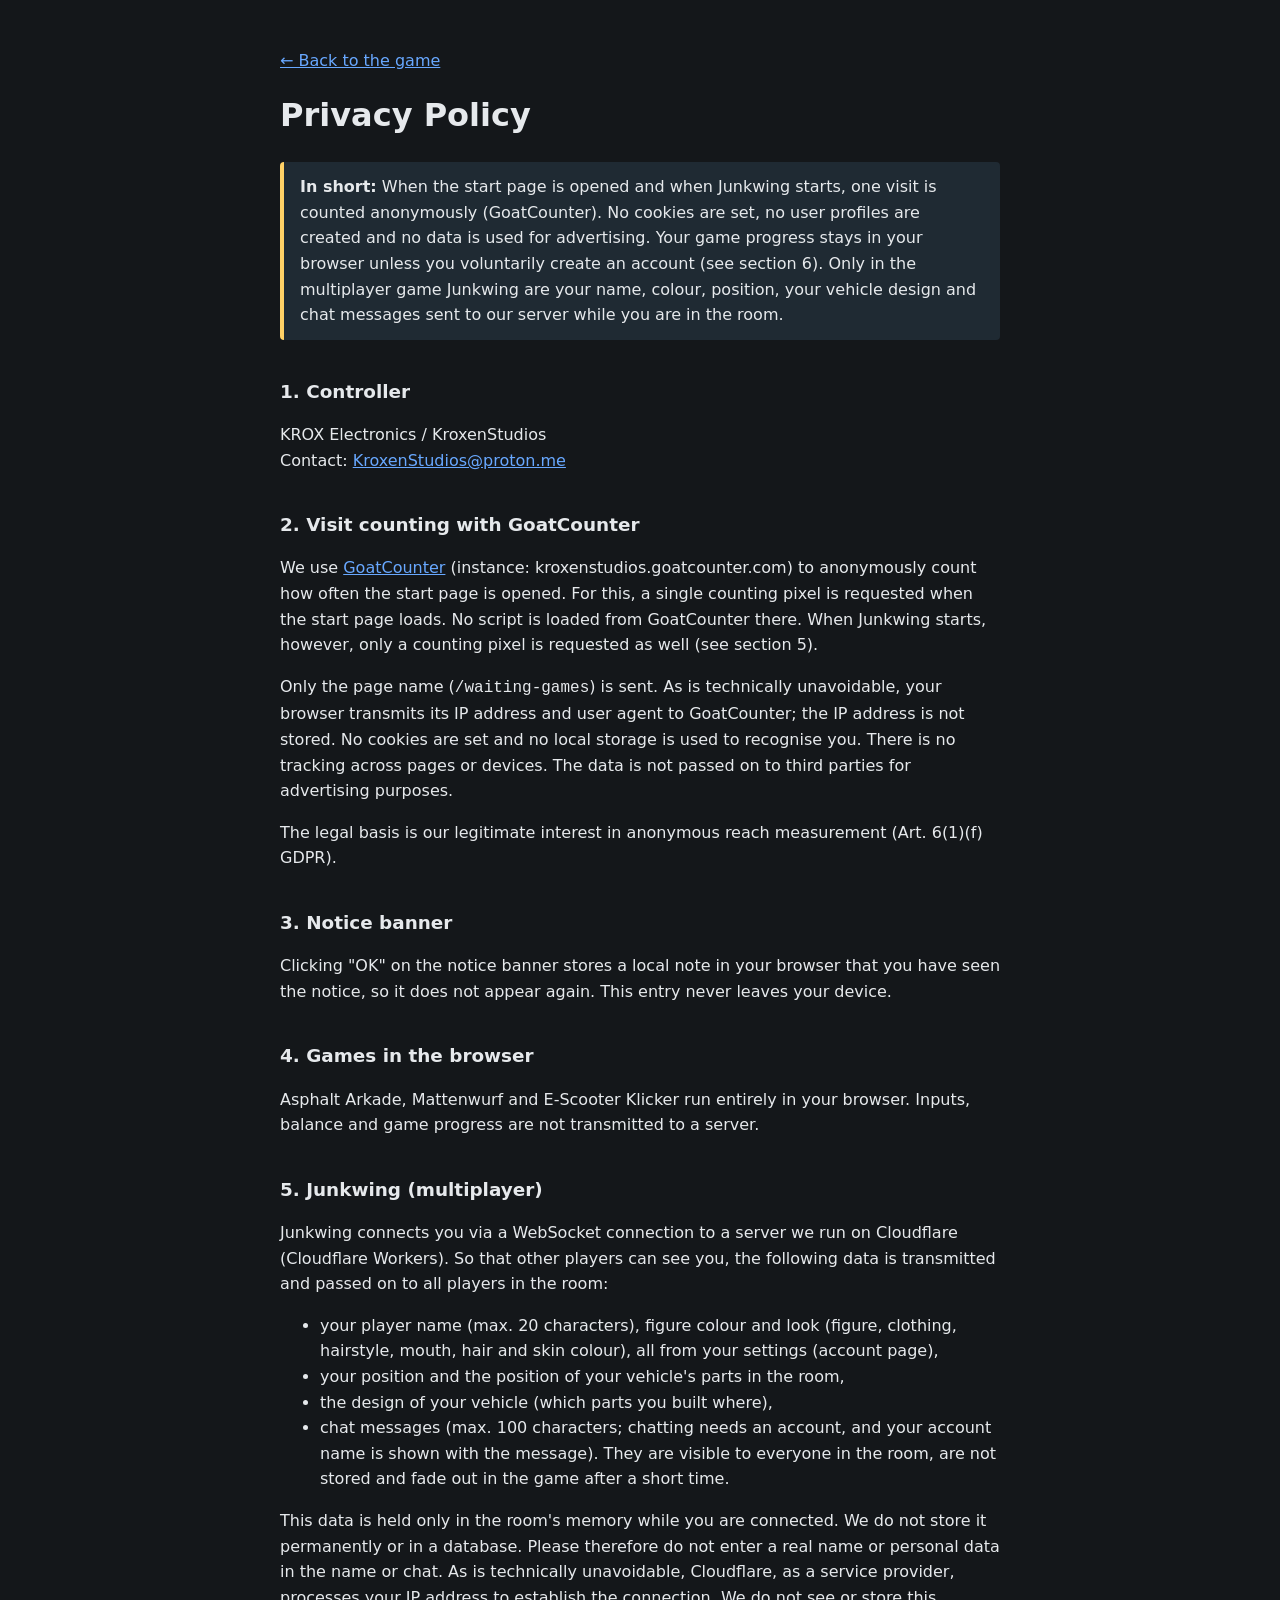
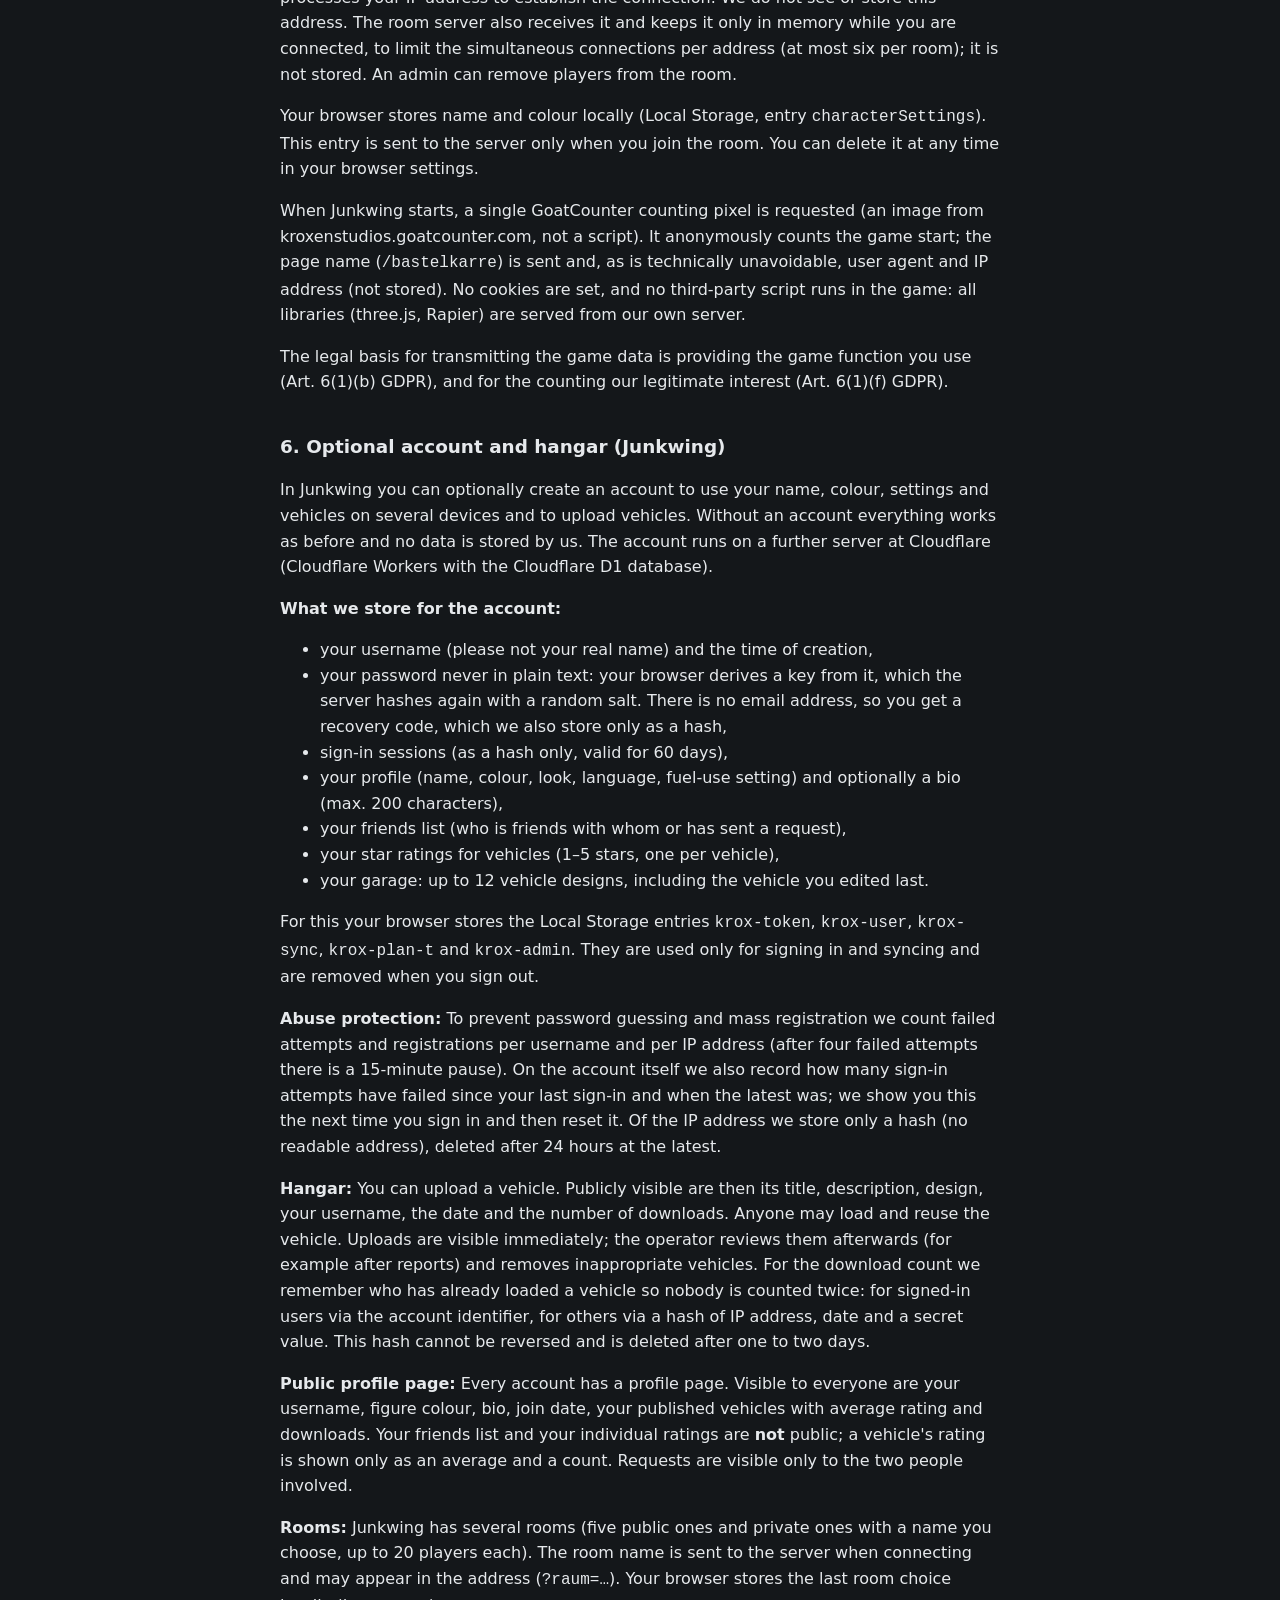
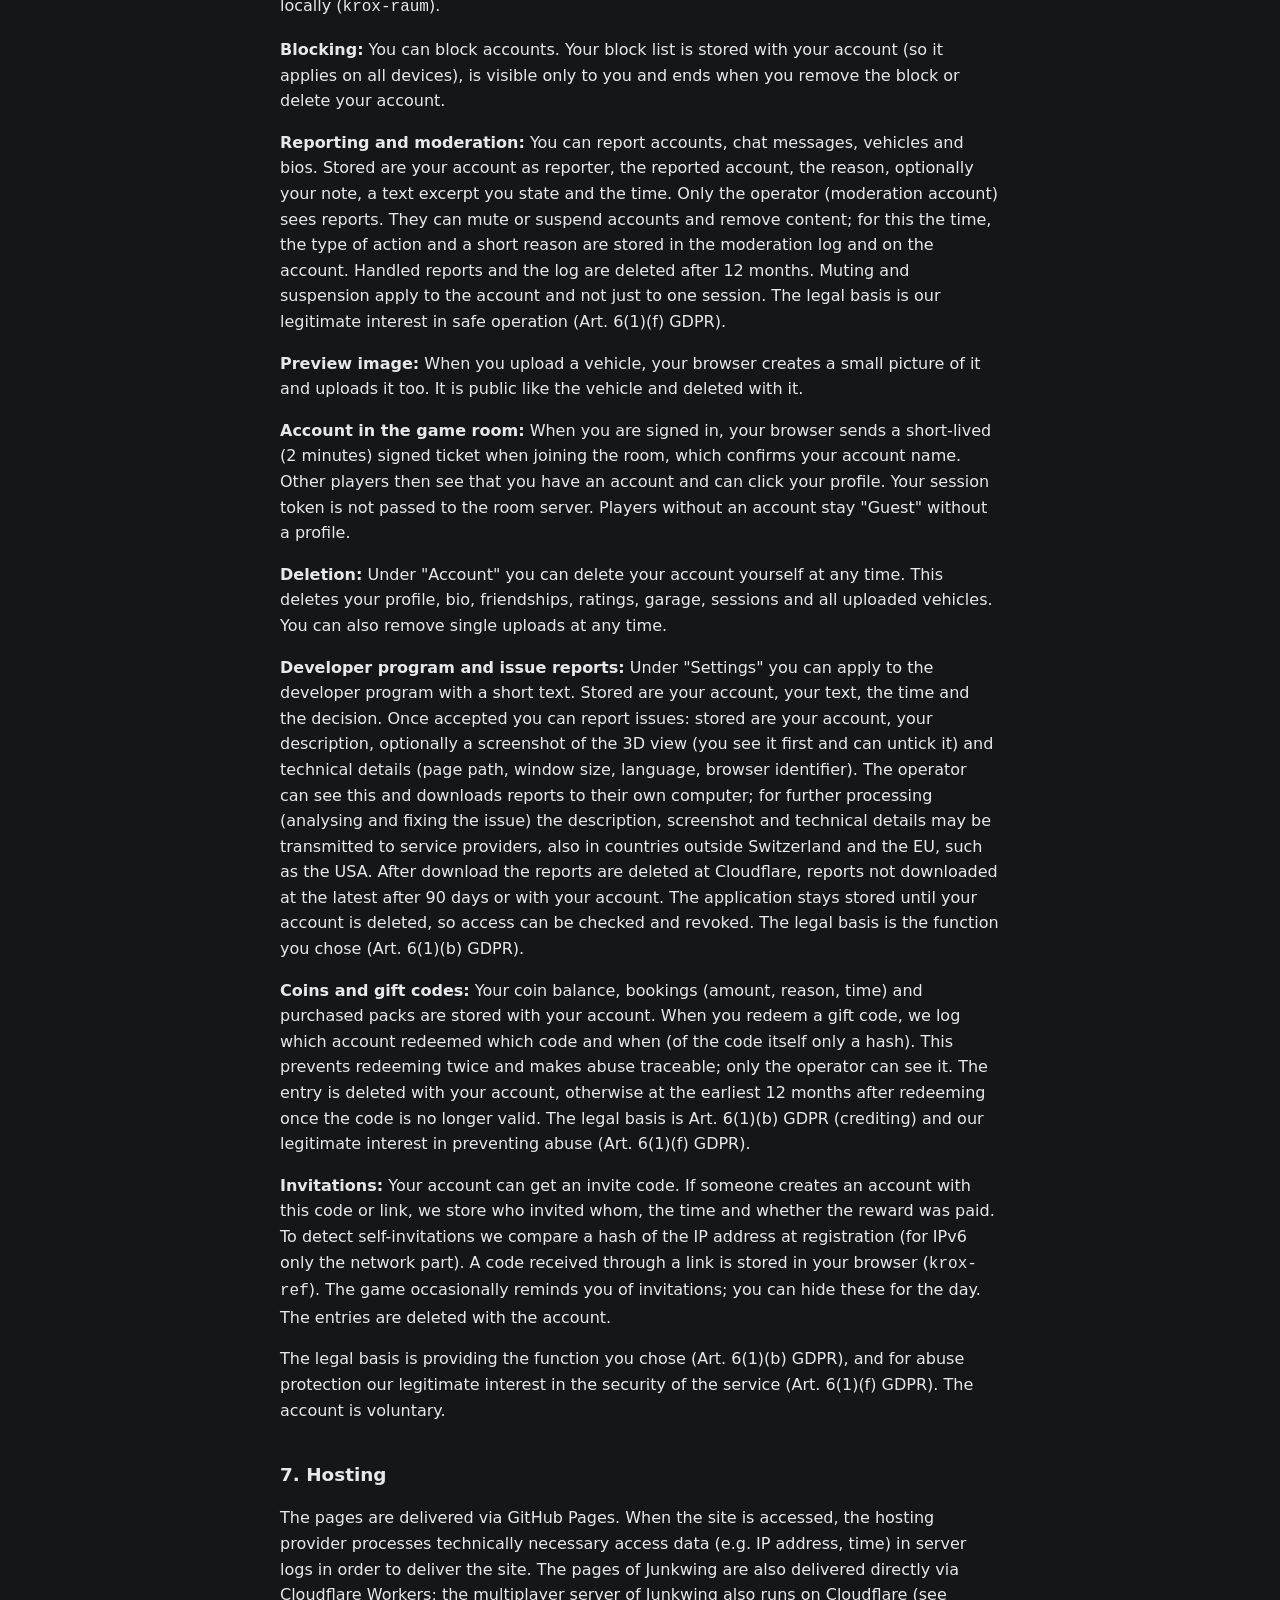
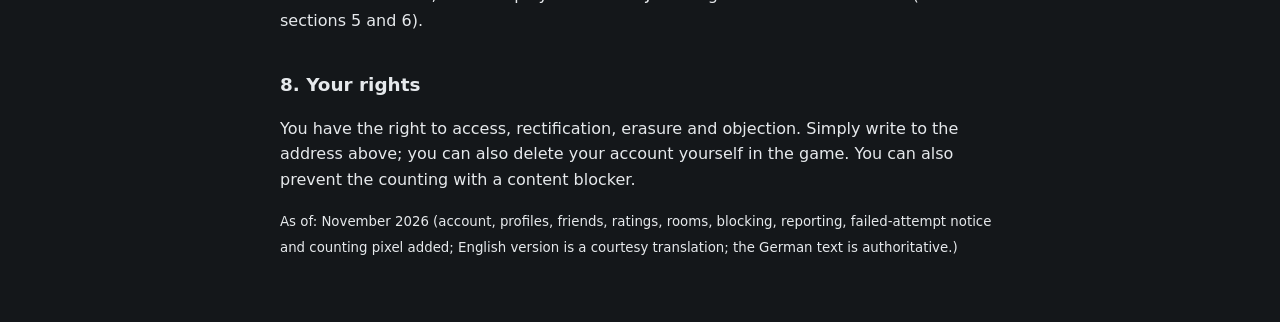
<file: datenschutz.html>
<!doctype html>
<html lang="de">
<head>
  <meta charset="utf-8">
  <meta name="viewport" content="width=device-width, initial-scale=1">
  <meta name="robots" content="noindex">
  <title>Datenschutz – Waiting Games</title>
  <script src="lang.js"></script>
  <style>
    body { margin: 0; background: #14171a; color: #e6e9ec; font: 16px/1.6 system-ui, sans-serif; }
    main { max-width: 720px; margin: 0 auto; padding: 32px 20px 64px; }
    h1 { margin-top: 0; }
    h2 { margin-top: 2em; font-size: 1.15em; }
    a { color: #68a8ff; }
    .note { background: #1f2a33; border-left: 4px solid #ffd166; padding: 12px 16px; border-radius: 4px; }
  </style>
</head>
<body>
  <main>
    <div data-lang="de">
    <p><a href="index.html">← Zurück zum Spiel</a></p>
    <h1>Datenschutzerklärung</h1>

    <p class="note"><b>Kurz gesagt:</b> Beim Aufruf der Startseite und beim Start von Junkwing
      wird anonym ein Besuch gezählt (GoatCounter). Es werden keine Cookies gesetzt, keine Nutzerprofile
      angelegt und keine Daten zu Werbezwecken verwendet. Dein Spielstand bleibt in deinem Browser,
      außer du legst freiwillig ein Konto an (siehe Abschnitt 6).
      Nur beim Mehrspieler-Spiel Junkwing werden Name, Farbe, Position, dein Fahrzeug-Bauplan und Chatnachrichten an
      unseren Server übertragen, solange du im Raum bist.</p>

    <h2>1. Verantwortlicher</h2>
    <p>KroxenStudios<br>
      Kontakt: <a href="mailto:KroxenStudios@proton.me">KroxenStudios@proton.me</a></p>

    <h2>2. Besuchszählung mit GoatCounter</h2>
    <p>Wir nutzen <a href="https://www.goatcounter.com" rel="noopener">GoatCounter</a>
      (Instanz: kroxenstudios.goatcounter.com), um anonym zu zählen, wie oft die Startseite aufgerufen
      wird. Dazu wird beim Laden der Startseite ein einzelnes Zählpixel abgerufen. Dort wird kein Skript
      von GoatCounter geladen. Beim Start von Junkwing wird dagegen ebenfalls nur ein Zählpixel abgerufen (siehe Abschnitt 5).</p>
    <p>Übermittelt wird nur der Seitenname (<code>/waiting-games</code>). Dein Browser sendet dabei
      technisch bedingt seine IP-Adresse und den User-Agent an GoatCounter; die IP-Adresse wird nicht
      gespeichert. Es werden keine Cookies gesetzt und kein Local Storage zur Wiedererkennung genutzt.
      Eine Verfolgung über mehrere Seiten oder Geräte hinweg findet nicht statt. Die Daten werden nicht
      an Dritte zu Werbezwecken weitergegeben.</p>
    <p>Rechtsgrundlage ist unser berechtigtes Interesse an einer anonymen Reichweitenmessung
      (Art. 6 Abs. 1 lit. f DSGVO).</p>

    <h2>3. Hinweis-Banner</h2>
    <p>Mit „OK“ im Hinweis-Banner wird in deinem Browser lokal vermerkt, dass du den Hinweis gesehen hast,
      damit er nicht erneut erscheint. Dieser Eintrag verlässt dein Gerät nicht.</p>

    <h2>4. Spiele im Browser</h2>
    <p>Asphalt Arkade, Mattenwurf und E-Scooter Klicker laufen komplett in deinem Browser. Eingaben,
      Guthaben und Spielfortschritt werden nicht an einen Server übertragen.</p>

    <h2>5. Junkwing (Mehrspieler)</h2>
    <p>Junkwing verbindet dich über eine WebSocket-Verbindung mit einem Server, den wir bei
      Cloudflare (Cloudflare Workers) betreiben. Damit andere Spieler dich sehen können, werden
      folgende Daten übertragen und an alle Spieler im Raum weitergegeben:</p>
    <ul>
      <li>dein Spielername (max. 20 Zeichen), deine Figurfarbe und dein Aussehen (Figur, Kleidung, Frisur, Mund, Haar- und Hautfarbe), alles aus
        deinen Einstellungen (Konto-Seite),</li>
      <li>deine Position und die Lage der Teile deines Fahrzeugs im Raum,</li>
      <li>den Bauplan deines Fahrzeugs (welche Teile du wo gebaut hast),</li>
      <li>Chatnachrichten (max. 100 Zeichen; Chatten geht nur mit Konto, dein Kontoname steht dabei). Sie sind für alle im Raum
        sichtbar, werden nicht gespeichert und verblassen im Spiel nach kurzer Zeit.</li>
    </ul>
    <p>Diese Daten liegen nur im Arbeitsspeicher des Raums, solange du verbunden bist. Wir speichern sie
      weder dauerhaft noch in einer Datenbank. Bitte gib deshalb keinen echten Namen und keine
      persönlichen Daten in Namen oder Chat ein. Technisch bedingt verarbeitet Cloudflare als
      Dienstleister deine IP-Adresse, um die Verbindung herzustellen. Wir sehen diese Adresse nicht
      und speichern sie nicht. Der Raum-Server erhält sie ebenfalls und merkt sie sich nur im Arbeitsspeicher, solange du verbunden
      bist, um die gleichzeitigen Verbindungen je Adresse zu begrenzen (höchstens sechs je Raum); sie wird nicht gespeichert. Ein Admin kann Spieler aus dem Raum entfernen.</p>
    <p>Name und Farbe speichert dein Browser lokal (Local Storage, Eintrag <code>characterSettings</code>).
      Dieser Eintrag wird nur beim Beitritt zum Raum an den Server gesendet. Du kannst ihn jederzeit in
      den Browsereinstellungen löschen.</p>
    <p>Beim Start von Junkwing wird ein einzelnes GoatCounter-Zählpixel abgerufen (ein Bild von
      kroxenstudios.goatcounter.com, kein Skript). Es zählt anonym den Spielstart; übermittelt wird der Seitenname
      (<code>/bastelkarre</code>) und, technisch bedingt, User-Agent und IP-Adresse (nicht gespeichert). Es werden keine
      Cookies gesetzt, und im Spiel läuft kein Skript von Dritten: alle Bibliotheken (three.js, Rapier) liegen auf unserem Server.</p>
    <p>Rechtsgrundlage für die Übertragung der Spieldaten ist die Bereitstellung der von dir genutzten
      Spielfunktion (Art. 6 Abs. 1 lit. b DSGVO), für die Zählung unser berechtigtes Interesse
      (Art. 6 Abs. 1 lit. f DSGVO).</p>

    <h2>6. Freiwilliges Konto und Hangar (Junkwing)</h2>
    <p>In Junkwing kannst du optional ein Konto anlegen, um Name, Farbe, Einstellungen und deine
      Fahrzeuge auf mehreren Geräten zu nutzen und Fahrzeuge hochzuladen. Ohne Konto funktioniert
      alles wie bisher, ohne dass Daten bei uns gespeichert werden. Das Konto läuft über einen
      weiteren Server bei Cloudflare (Cloudflare Workers mit der Datenbank Cloudflare D1).</p>
    <p><b>Was wir fürs Konto speichern:</b></p>
    <ul>
      <li>deinen Benutzernamen (bitte kein echter Name) und den Zeitpunkt der Erstellung,</li>
      <li>dein Passwort nie im Klartext: dein Browser berechnet daraus einen Schlüssel, den wir auf dem
        Server nochmals mit Zufallswert (Salt) verschlüsseln (Hash). Es gibt keine E-Mail-Adresse,
        deshalb bekommst du einen Wiederherstellungscode, den wir ebenfalls nur als Hash speichern,</li>
      <li>Anmelde-Sitzungen (nur als Hash, 60 Tage gültig),</li>
      <li>dein Profil (Name, Farbe, Aussehen, Sprache, Einstellung zum Treibstoffverbrauch) und optional eine Bio (max. 200 Zeichen),</li>
      <li>deine Freundesliste (wer mit wem befreundet ist oder eine Anfrage gesendet hat),</li>
      <li>deine Sternebewertungen für Fahrzeuge (1–5 Sterne, je Fahrzeug eine),</li>
      <li>deine Garage: bis zu 12 Fahrzeug-Baupläne, darunter das zuletzt bearbeitete Fahrzeug.</li>
    </ul>
    <p>Dein Browser speichert dafür lokal (Local Storage) die Einträge <code>krox-token</code>,
      <code>krox-user</code>, <code>krox-sync</code>, <code>krox-plan-t</code> und <code>krox-admin</code>.
      Sie dienen nur dem Anmelden und Abgleichen und werden beim Abmelden gelöscht.</p>
    <p><b>Missbrauchsschutz:</b> Um Passwort-Raten und Massenregistrierungen zu verhindern, zählen wir
      Fehlversuche und Registrierungen je Benutzername und je IP-Adresse (nach vier Fehlversuchen gibt es eine Pause von 15 Minuten).
      Am Konto selbst wird außerdem vermerkt, wie viele Anmeldeversuche seit deiner letzten Anmeldung fehlgeschlagen sind und wann der
      letzte war; das zeigen wir dir beim nächsten Anmelden an und setzen es dann zurück. Von der IP-Adresse speichern
      wir dafür nur einen Hash (keine lesbare Adresse), der nach spätestens 24 Stunden gelöscht wird.</p>
    <p><b>Hangar:</b> Du kannst ein Fahrzeug hochladen. Öffentlich sichtbar sind dann Titel,
      Beschreibung, Bauplan, dein Benutzername, das Datum und die Zahl der Downloads. Jeder darf das
      Fahrzeug laden und weiterverwenden. Uploads sind sofort sichtbar; der Betreiber prüft sie
      nachträglich (zum Beispiel nach Meldungen) und entfernt unpassende Fahrzeuge. Für die Download-Zahl merken wir uns, wer ein Fahrzeug schon
      geladen hat, damit niemand mehrfach zählt: bei angemeldeten Nutzern über die Konto-Kennung,
      bei nicht angemeldeten über einen Hash aus IP-Adresse, Datum und einem geheimen Wert. Dieser Hash
      ist nicht rückrechenbar und wird nach ein bis zwei Tagen gelöscht.</p>
    <p><b>Öffentliche Profilseite:</b> Jedes Konto hat eine Profilseite. Für alle sichtbar sind
      Benutzername, Figurfarbe, Bio, Beitrittsdatum, deine veröffentlichten Fahrzeuge samt Durchschnittsbewertung
      und Downloads. Deine Freundesliste und deine einzelnen Bewertungen sind <b>nicht</b> öffentlich; die Bewertung eines
      Fahrzeugs wird nur als Durchschnitt und Anzahl angezeigt. Anfragen sehen nur die beiden Beteiligten.</p>
    <p><b>Räume:</b> In Junkwing gibt es mehrere Räume (fünf öffentliche und private mit einem selbst gewählten Namen,
      je bis zu 20 Spieler). Der Raumname wird beim Verbinden an den Server übertragen und kann in der Adresse
      (<code>?raum=…</code>) stehen. Die zuletzt benutzte Raumwahl speichert dein Browser lokal (<code>krox-raum</code>).</p>
    <p><b>Blockieren:</b> Du kannst Konten blockieren. Deine Sperrliste wird mit deinem Konto gespeichert (damit sie auf allen
      Geräten gilt), ist nur für dich sichtbar und endet, wenn du die Blockierung aufhebst oder dein Konto löschst.</p>
    <p><b>Melden und Moderation:</b> Du kannst Konten, Chatnachrichten, Fahrzeuge und Bios melden. Gespeichert werden dein
      Konto als Melder, das gemeldete Konto, Grund, optional deine Notiz, ein von dir angegebener Textauszug und der Zeitpunkt.
      Die Meldung sieht nur der Betreiber (Moderationskonto). Er kann Konten stummschalten oder sperren und Inhalte entfernen;
      dafür werden Zeitpunkt, Art der Maßnahme und ein kurzer Grund im Moderationsprotokoll und am Konto gespeichert.
      Erledigte Meldungen und das Protokoll werden nach 12 Monaten gelöscht. Stummschaltung und Sperre gelten für das Konto
      und nicht nur für eine Sitzung. Rechtsgrundlage ist unser berechtigtes Interesse an einem sicheren Spielbetrieb
      (Art. 6 Abs. 1 lit. f DSGVO).</p>
    <p><b>Vorschaubild:</b> Beim Hochladen eines Fahrzeugs erzeugt dein Browser ein kleines Bild des Fahrzeugs und lädt es mit hoch.
      Es ist wie das Fahrzeug öffentlich sichtbar und wird mit ihm gelöscht.</p>
    <p><b>Konto im Spielraum:</b> Wenn du angemeldet bist, schickt dein Browser beim Beitritt zum Raum ein
      kurzlebiges (2 Minuten), signiertes Ticket mit, das deinen Kontonamen bestätigt. Andere Spieler sehen dann,
      dass du ein Konto hast, und können dein Profil anklicken. Dein Sitzungstoken wird dem Raum-Server nicht übergeben.
      Spieler ohne Konto bleiben „Gast“ ohne Profil.</p>
    <p><b>Löschen:</b> Unter „Konto“ kannst du dein Konto jederzeit selbst löschen. Dabei werden Profil,
      Bio, Freundschaften, Bewertungen, Garage, Sitzungen und alle hochgeladenen Fahrzeuge gelöscht. Einzelne Uploads kannst du auch
      jederzeit selbst entfernen.</p>
    <p><b>Entwicklerprogramm und Fehlermeldungen:</b> Unter „Einstellungen“ kannst du dich mit einem kurzen Text für das
      Entwicklerprogramm bewerben. Gespeichert werden dein Konto, dein Text, der Zeitpunkt und die Entscheidung. Nach einer
      Annahme kannst du Fehler melden: Gespeichert werden dein Konto, deine Beschreibung, auf Wunsch ein Screenshot der
      3D-Ansicht (du siehst ihn vorher und kannst ihn abwählen) sowie technische Angaben (Seitenpfad, Fenstergröße, Sprache,
      Browser-Kennung). Einsehen kann das der Betreiber. Er holt Meldungen auf seinen eigenen Rechner ab; zur
      Weiterverarbeitung (Auswertung und Behebung des Fehlers) können Beschreibung, Screenshot und technische Angaben an
      Dienstleister übermittelt werden, auch in Länder außerhalb der Schweiz und der EU, etwa in die USA. Nach dem Abholen
      werden die Meldungen bei Cloudflare gelöscht, nicht abgeholte spätestens nach 90 Tagen oder mit deinem Konto. Die Bewerbung
      bleibt bis zur Löschung deines Kontos gespeichert, damit der Zugang geprüft und entzogen werden kann.
      Rechtsgrundlage ist die von dir gewählte Funktion (Art. 6 Abs. 1 lit. b DSGVO).</p>
    <p><b>Coins und Geschenkcodes:</b> Zu deinem Konto werden dein Coin-Stand, Buchungen (Betrag, Anlass, Zeitpunkt) und
      gekaufte Pakete gespeichert. Löst du einen Geschenkcode ein, wird protokolliert, welches Konto welchen Code wann
      eingelöst hat (vom Code selbst nur ein Hash). Das verhindert Mehrfach-Einlösungen und macht Missbrauch nachvollziehbar;
      einsehen kann das nur der Betreiber. Der Eintrag wird mit deinem Konto gelöscht, sonst frühestens 12 Monate nach der
      Einlösung, sobald der Code nicht mehr gültig ist. Rechtsgrundlage sind Art. 6 Abs. 1 lit. b DSGVO (Gutschrift) und
      unser berechtigtes Interesse an der Missbrauchsabwehr (Art. 6 Abs. 1 lit. f DSGVO).</p>
    <p><b>Einladungen:</b> Dein Konto kann einen Einladungscode erhalten. Legt jemand mit diesem Code oder Link ein Konto
      an, speichern wir, wer wen eingeladen hat, den Zeitpunkt und ob die Belohnung gezahlt wurde. Um Selbstwerbung zu
      erkennen, vergleichen wir einen Hash der IP-Adresse bei der Registrierung (bei IPv6 nur den Netzanteil). Ein über einen
      Link erhaltener Code wird in deinem Browser gespeichert (<code>krox-ref</code>). Im Spiel erinnern dich gelegentlich
      Hinweise an die Einladung; du kannst sie für den Tag ausblenden. Die Einträge werden mit dem Konto gelöscht.</p>
    <p>Rechtsgrundlage ist die Bereitstellung der von dir gewählten Funktion (Art. 6 Abs. 1 lit. b DSGVO),
      für den Missbrauchsschutz unser berechtigtes Interesse an der Sicherheit des Dienstes
      (Art. 6 Abs. 1 lit. f DSGVO). Das Konto ist freiwillig.</p>

    <h2>7. Hosting</h2>
    <p>Die Seiten werden über GitHub Pages ausgeliefert. Beim Aufruf verarbeitet der Hosting-Anbieter
      technisch notwendige Zugriffsdaten (z. B. IP-Adresse, Zeitpunkt) in Server-Logs, um die Seite
      auszuliefern. Die Seiten von Junkwing werden zusätzlich direkt über Cloudflare Workers ausgeliefert; der Mehrspieler-Server von Junkwing läuft ebenfalls bei Cloudflare (siehe Abschnitte 5 und 6).</p>

    <h2>8. Deine Rechte</h2>
    <p>Du hast das Recht auf Auskunft, Berichtigung, Löschung und Widerspruch. Schreib dazu einfach
      an die oben genannte Adresse; dein Konto kannst du auch selbst im Spiel löschen. Du kannst die Zählung auch mit einem Content-Blocker verhindern.</p>

    <p><small>Stand: November 2026 (Konto, Profile, Freunde, Bewertungen, Räume, Blockieren, Melden, Fehlversuch-Hinweis, Zählpixel ergänzt)</small></p>
    </div>
    <div data-lang="en" hidden>
    <p><a href="index.html">← Back to the game</a></p>
    <h1>Privacy Policy</h1>

    <p class="note"><b>In short:</b> When the start page is opened and when Junkwing starts, one
      visit is counted anonymously (GoatCounter). No cookies are set, no user profiles are created and
      no data is used for advertising. Your game progress stays in your browser unless you voluntarily create an account (see section 6). Only in the
      multiplayer game Junkwing are your name, colour, position, your vehicle design and chat messages sent to our
      server while you are in the room.</p>

    <h2>1. Controller</h2>
    <p>KROX Electronics / KroxenStudios<br>
      Contact: <a href="mailto:KroxenStudios@proton.me">KroxenStudios@proton.me</a></p>

    <h2>2. Visit counting with GoatCounter</h2>
    <p>We use <a href="https://www.goatcounter.com" rel="noopener">GoatCounter</a>
      (instance: kroxenstudios.goatcounter.com) to anonymously count how often the start page is
      opened. For this, a single counting pixel is requested when the start page loads. No script is
      loaded from GoatCounter there. When Junkwing starts, however, only a counting pixel is requested as well (see section 5).</p>
    <p>Only the page name (<code>/waiting-games</code>) is sent. As is technically unavoidable, your
      browser transmits its IP address and user agent to GoatCounter; the IP address is not stored.
      No cookies are set and no local storage is used to recognise you. There is no tracking across
      pages or devices. The data is not passed on to third parties for advertising purposes.</p>
    <p>The legal basis is our legitimate interest in anonymous reach measurement
      (Art. 6(1)(f) GDPR).</p>

    <h2>3. Notice banner</h2>
    <p>Clicking "OK" on the notice banner stores a local note in your browser that you have seen the
      notice, so it does not appear again. This entry never leaves your device.</p>

    <h2>4. Games in the browser</h2>
    <p>Asphalt Arkade, Mattenwurf and E-Scooter Klicker run entirely in your browser. Inputs, balance
      and game progress are not transmitted to a server.</p>

    <h2>5. Junkwing (multiplayer)</h2>
    <p>Junkwing connects you via a WebSocket connection to a server we run on Cloudflare
      (Cloudflare Workers). So that other players can see you, the following data is transmitted and
      passed on to all players in the room:</p>
    <ul>
      <li>your player name (max. 20 characters), figure colour and look (figure, clothing, hairstyle, mouth, hair and skin colour), all from
        your settings (account page),</li>
      <li>your position and the position of your vehicle's parts in the room,</li>
      <li>the design of your vehicle (which parts you built where),</li>
      <li>chat messages (max. 100 characters; chatting needs an account, and your account name is shown with the message). They are
        visible to everyone in the room, are not stored and fade out in the game after a short time.</li>
    </ul>
    <p>This data is held only in the room's memory while you are connected. We do not store it
      permanently or in a database. Please therefore do not enter a real name or personal data in
      the name or chat. As is technically unavoidable, Cloudflare, as a service provider, processes
      your IP address to establish the connection. We do not see or store this address. The room server also receives it and keeps it only in memory while you are connected, to limit the simultaneous connections per address (at most six per room); it is not stored. An admin can
      remove players from the room.</p>
    <p>Your browser stores name and colour locally (Local Storage, entry <code>characterSettings</code>).
      This entry is sent to the server only when you join the room. You can delete it at any time in
      your browser settings.</p>
    <p>When Junkwing starts, a single GoatCounter counting pixel is requested (an image from
      kroxenstudios.goatcounter.com, not a script). It anonymously counts the game start; the page name
      (<code>/bastelkarre</code>) is sent and, as is technically unavoidable, user agent and IP address (not stored). No
      cookies are set, and no third-party script runs in the game: all libraries (three.js, Rapier) are served from our own server.</p>
    <p>The legal basis for transmitting the game data is providing the game function you use
      (Art. 6(1)(b) GDPR), and for the counting our legitimate interest (Art. 6(1)(f) GDPR).</p>

    <h2>6. Optional account and hangar (Junkwing)</h2>
    <p>In Junkwing you can optionally create an account to use your name, colour, settings and
      vehicles on several devices and to upload vehicles. Without an account everything works as
      before and no data is stored by us. The account runs on a further server at Cloudflare
      (Cloudflare Workers with the Cloudflare D1 database).</p>
    <p><b>What we store for the account:</b></p>
    <ul>
      <li>your username (please not your real name) and the time of creation,</li>
      <li>your password never in plain text: your browser derives a key from it, which the server
        hashes again with a random salt. There is no email address, so you get a recovery code, which
        we also store only as a hash,</li>
      <li>sign-in sessions (as a hash only, valid for 60 days),</li>
      <li>your profile (name, colour, look, language, fuel-use setting) and optionally a bio (max. 200 characters),</li>
      <li>your friends list (who is friends with whom or has sent a request),</li>
      <li>your star ratings for vehicles (1–5 stars, one per vehicle),</li>
      <li>your garage: up to 12 vehicle designs, including the vehicle you edited last.</li>
    </ul>
    <p>For this your browser stores the Local Storage entries <code>krox-token</code>,
      <code>krox-user</code>, <code>krox-sync</code>, <code>krox-plan-t</code> and <code>krox-admin</code>.
      They are used only for signing in and syncing and are removed when you sign out.</p>
    <p><b>Abuse protection:</b> To prevent password guessing and mass registration we count failed
      attempts and registrations per username and per IP address (after four failed attempts there is a 15-minute pause).
      On the account itself we also record how many sign-in attempts have failed since your last sign-in and when the
      latest was; we show you this the next time you sign in and then reset it. Of the IP address we store only a
      hash (no readable address), deleted after 24 hours at the latest.</p>
    <p><b>Hangar:</b> You can upload a vehicle. Publicly visible are then its title,
      description, design, your username, the date and the number of downloads. Anyone may load and
      reuse the vehicle. Uploads are visible immediately; the operator reviews them
      afterwards (for example after reports) and removes inappropriate vehicles. For the download count we remember who has already loaded a vehicle so nobody is
      counted twice: for signed-in users via the account identifier, for others via a hash of IP
      address, date and a secret value. This hash cannot be reversed and is deleted after one to two
      days.</p>
    <p><b>Public profile page:</b> Every account has a profile page. Visible to everyone are your
      username, figure colour, bio, join date, your published vehicles with average rating and downloads.
      Your friends list and your individual ratings are <b>not</b> public; a vehicle's rating is shown only as an
      average and a count. Requests are visible only to the two people involved.</p>
    <p><b>Rooms:</b> Junkwing has several rooms (five public ones and private ones with a name you choose, up to
      20 players each). The room name is sent to the server when connecting and may appear in the address
      (<code>?raum=…</code>). Your browser stores the last room choice locally (<code>krox-raum</code>).</p>
    <p><b>Blocking:</b> You can block accounts. Your block list is stored with your account (so it applies on all
      devices), is visible only to you and ends when you remove the block or delete your account.</p>
    <p><b>Reporting and moderation:</b> You can report accounts, chat messages, vehicles and bios. Stored are your account as
      reporter, the reported account, the reason, optionally your note, a text excerpt you state and the time. Only the
      operator (moderation account) sees reports. They can mute or suspend accounts and remove content; for this the time,
      the type of action and a short reason are stored in the moderation log and on the account. Handled reports and the
      log are deleted after 12 months. Muting and suspension apply to the account and not just to one session. The legal
      basis is our legitimate interest in safe operation (Art. 6(1)(f) GDPR).</p>
    <p><b>Preview image:</b> When you upload a vehicle, your browser creates a small picture of it and uploads it too. It is
      public like the vehicle and deleted with it.</p>
    <p><b>Account in the game room:</b> When you are signed in, your browser sends a short-lived (2 minutes) signed
      ticket when joining the room, which confirms your account name. Other players then see that you have an account
      and can click your profile. Your session token is not passed to the room server. Players without an account
      stay "Guest" without a profile.</p>
    <p><b>Deletion:</b> Under "Account" you can delete your account yourself at any time. This deletes
      your profile, bio, friendships, ratings, garage, sessions and all uploaded vehicles. You can also remove single uploads at
      any time.</p>
    <p><b>Developer program and issue reports:</b> Under "Settings" you can apply to the developer program with a short text.
      Stored are your account, your text, the time and the decision. Once accepted you can report issues: stored are your
      account, your description, optionally a screenshot of the 3D view (you see it first and can untick it) and technical
      details (page path, window size, language, browser identifier). The operator can see this and downloads
      reports to their own computer; for further processing (analysing and fixing the issue) the description, screenshot and
      technical details may be transmitted to service providers, also in countries outside Switzerland and the EU, such as
      the USA. After download the reports are deleted at Cloudflare, reports not downloaded at the latest after
      90 days or with your account. The application stays stored until your account is deleted, so access can be checked
      and revoked. The legal basis is the function you chose (Art. 6(1)(b) GDPR).</p>
    <p><b>Coins and gift codes:</b> Your coin balance, bookings (amount, reason, time) and purchased packs are stored with
      your account. When you redeem a gift code, we log which account redeemed which code and when (of the code itself only a
      hash). This prevents redeeming twice and makes abuse traceable; only the operator can see it. The entry is deleted with
      your account, otherwise at the earliest 12 months after redeeming once the code is no longer valid. The legal basis is
      Art. 6(1)(b) GDPR (crediting) and our legitimate interest in preventing abuse (Art. 6(1)(f) GDPR).</p>
    <p><b>Invitations:</b> Your account can get an invite code. If someone creates an account with this code or link, we
      store who invited whom, the time and whether the reward was paid. To detect self-invitations we compare a hash of the IP
      address at registration (for IPv6 only the network part). A code received through a link is stored in your browser
      (<code>krox-ref</code>). The game occasionally reminds you of invitations; you can hide these for the day. The entries
      are deleted with the account.</p>
    <p>The legal basis is providing the function you chose (Art. 6(1)(b) GDPR), and for abuse
      protection our legitimate interest in the security of the service (Art. 6(1)(f) GDPR). The
      account is voluntary.</p>

    <h2>7. Hosting</h2>
    <p>The pages are delivered via GitHub Pages. When the site is accessed, the hosting provider
      processes technically necessary access data (e.g. IP address, time) in server logs in order to
      deliver the site. The pages of Junkwing are also delivered directly via Cloudflare Workers; the multiplayer server of Junkwing also runs on Cloudflare (see sections 5 and 6).</p>

    <h2>8. Your rights</h2>
    <p>You have the right to access, rectification, erasure and objection. Simply write to the
      address above; you can also delete your account yourself in the game. You can also prevent the counting with a content blocker.</p>

    <p><small>As of: November 2026 (account, profiles, friends, ratings, rooms, blocking, reporting, failed-attempt notice and counting pixel added; English version is a courtesy translation; the German text is authoritative.)</small></p>
    </div>
  </main>
  <script src="datenschutz.js"></script>
</body>
</html>
</file>
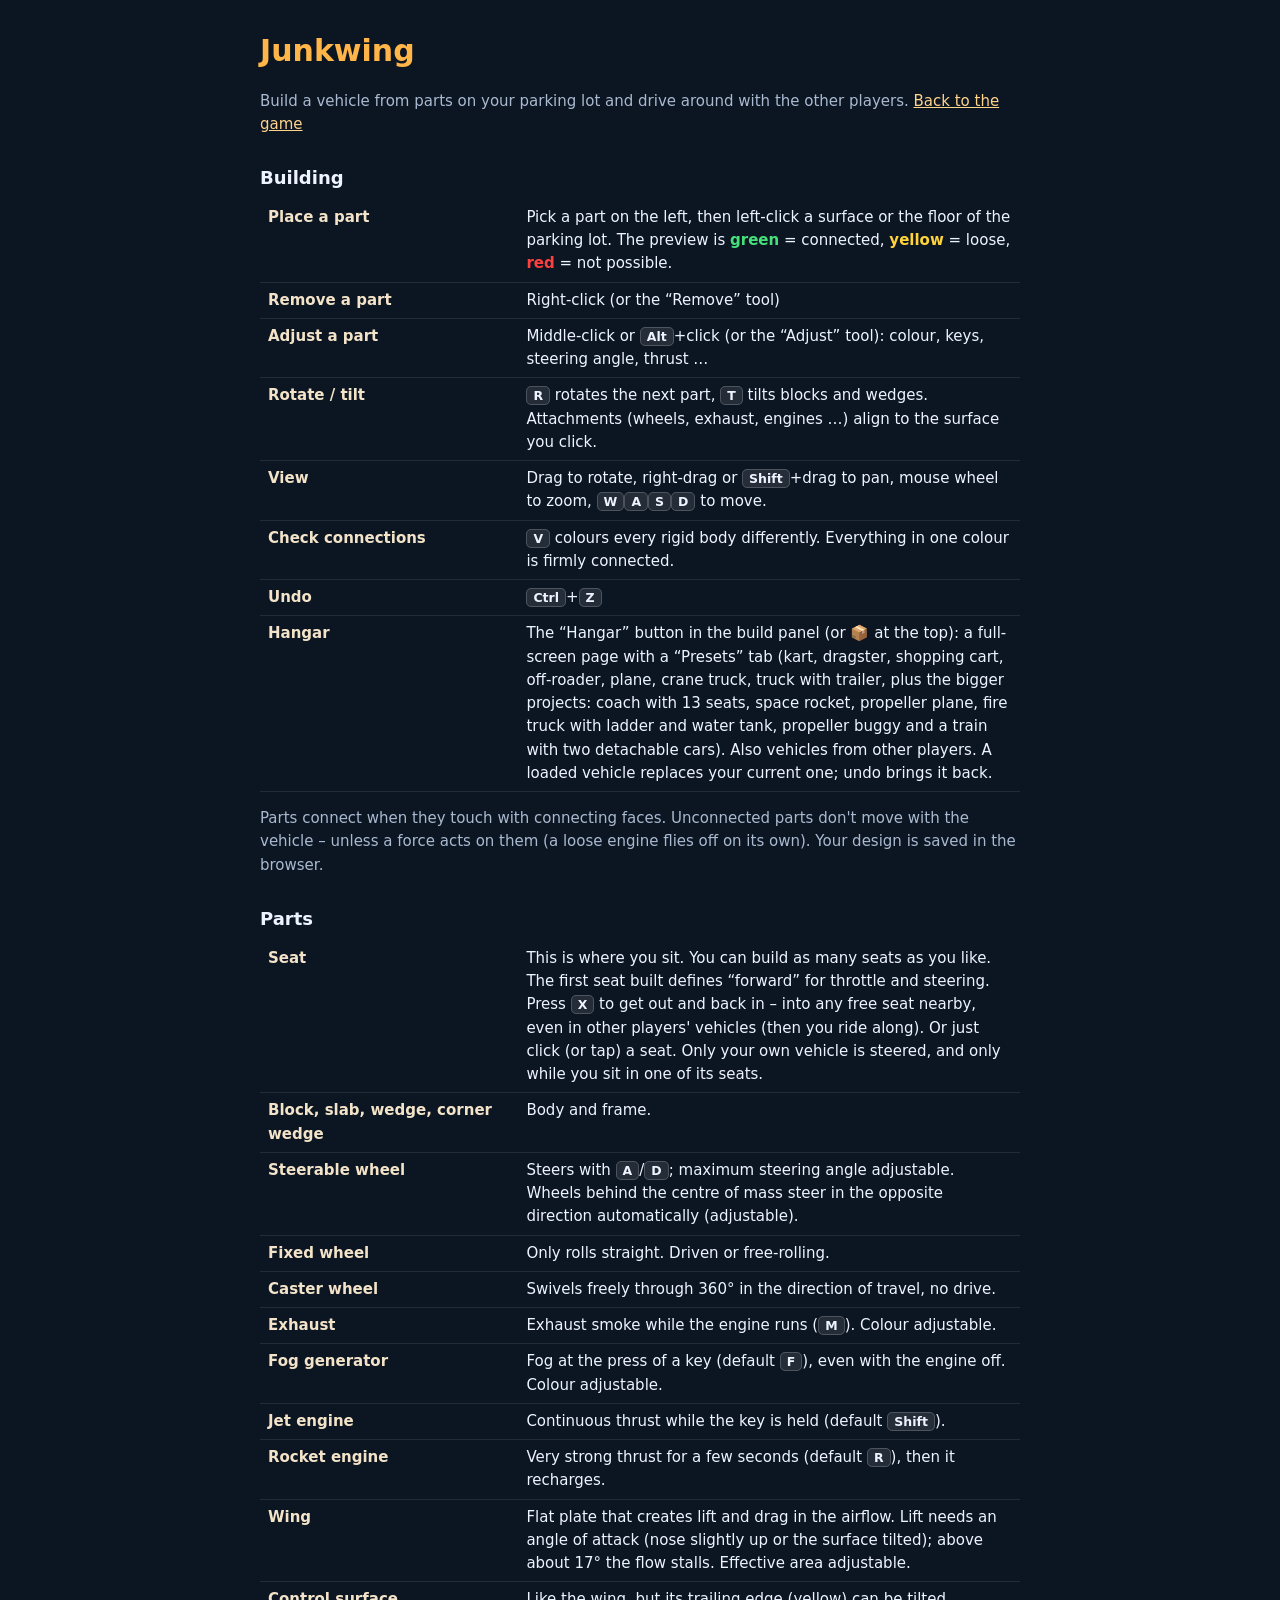
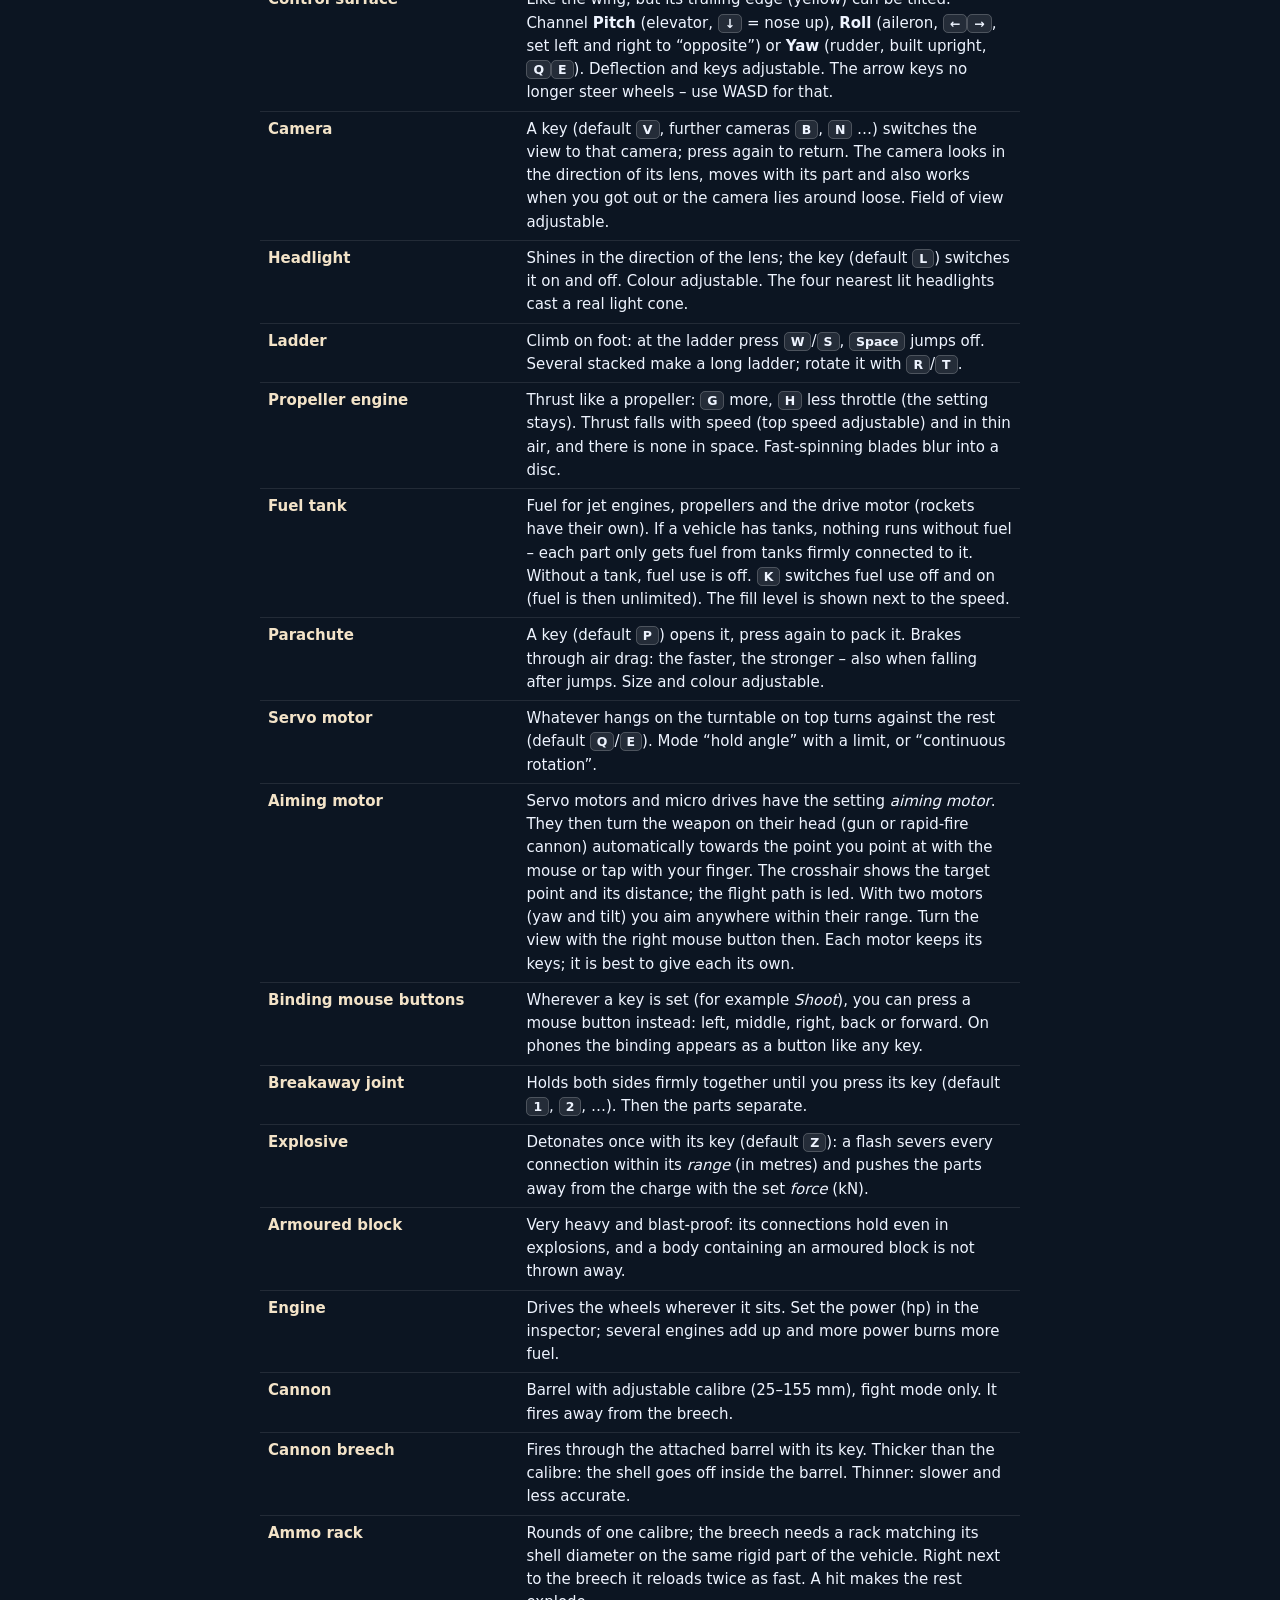
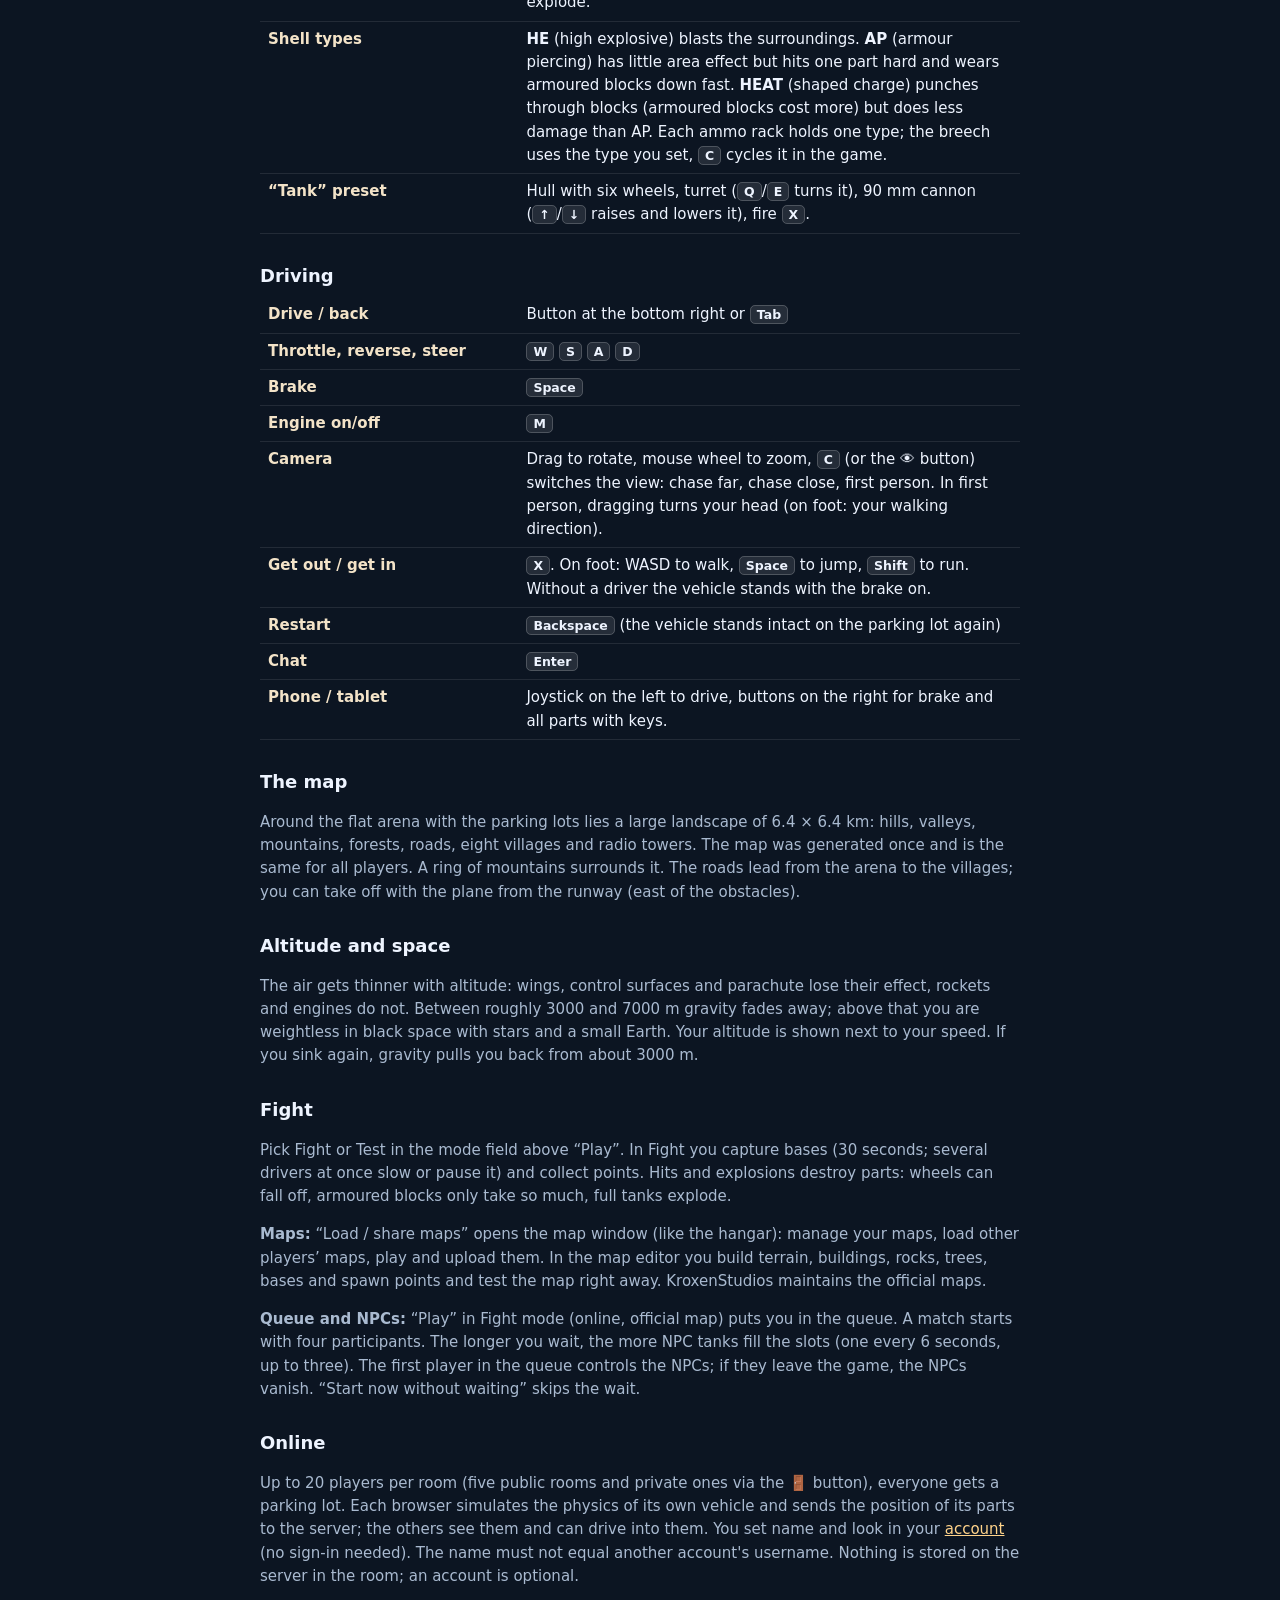
<file: help.html>
<!doctype html>
<html lang="en">
<head>
  <meta charset="utf-8">
  <meta name="viewport" content="width=device-width, initial-scale=1">
  <title>Junkwing – Help</title>
  <style>
    :root { color-scheme: dark; --accent: #ffb547; }
    body { margin: 0; background: #0c1522; color: #eef4ff; font: 15px/1.55 system-ui, sans-serif; }
    main { max-width: 760px; margin: 0 auto; padding: 28px 18px 60px; }
    h1 { color: var(--accent); margin: 0 0 4px; }
    h2 { margin: 28px 0 8px; font-size: 18px; }
    a { color: #ffd38a; }
    table { width: 100%; border-collapse: collapse; margin: 6px 0; }
    td { padding: 6px 8px; border-bottom: 1px solid #ffffff18; vertical-align: top; }
    td:first-child { width: 34%; color: #f3e3c8; font-weight: 600; }
    kbd { padding: 1px 6px; border-radius: 5px; background: #ffffff1a; border: 1px solid #ffffff30; font: 600 12.5px system-ui, sans-serif; }
    .muted { color: #a9bad0; }
  </style>
</head>
<body>
  <main>
    <h1>Junkwing</h1>
    <p class="muted">Build a vehicle from parts on your parking lot and drive around with the other players. <a href="index.html">Back to the game</a></p>

    <h2>Building</h2>
    <table>
      <tr><td>Place a part</td><td>Pick a part on the left, then left-click a surface or the floor of the parking lot. The preview is <b style="color:#46e07a">green</b> = connected, <b style="color:#ffd43b">yellow</b> = loose, <b style="color:#ff4040">red</b> = not possible.</td></tr>
      <tr><td>Remove a part</td><td>Right-click (or the “Remove” tool)</td></tr>
      <tr><td>Adjust a part</td><td>Middle-click or <kbd>Alt</kbd>+click (or the “Adjust” tool): colour, keys, steering angle, thrust …</td></tr>
      <tr><td>Rotate / tilt</td><td><kbd>R</kbd> rotates the next part, <kbd>T</kbd> tilts blocks and wedges. Attachments (wheels, exhaust, engines …) align to the surface you click.</td></tr>
      <tr><td>View</td><td>Drag to rotate, right-drag or <kbd>Shift</kbd>+drag to pan, mouse wheel to zoom, <kbd>W</kbd><kbd>A</kbd><kbd>S</kbd><kbd>D</kbd> to move.</td></tr>
      <tr><td>Check connections</td><td><kbd>V</kbd> colours every rigid body differently. Everything in one colour is firmly connected.</td></tr>
      <tr><td>Undo</td><td><kbd>Ctrl</kbd>+<kbd>Z</kbd></td></tr>
      <tr><td>Hangar</td><td>The “Hangar” button in the build panel (or 📦 at the top): a full-screen page with a “Presets” tab (kart, dragster, shopping cart, off-roader, plane, crane truck, truck with trailer, plus the bigger projects: coach with 13 seats, space rocket, propeller plane, fire truck with ladder and water tank, propeller buggy and a train with two detachable cars). Also vehicles from other players. A loaded vehicle replaces your current one; undo brings it back.</td></tr>
    </table>
    <p class="muted">Parts connect when they touch with connecting faces. Unconnected parts don't move with the vehicle – unless a force acts on them (a loose engine flies off on its own). Your design is saved in the browser.</p>

    <h2>Parts</h2>
    <table>
      <tr><td>Seat</td><td>This is where you sit. You can build as many seats as you like. The first seat built defines “forward” for throttle and steering. Press <kbd>X</kbd> to get out and back in – into any free seat nearby, even in other players' vehicles (then you ride along). Or just click (or tap) a seat. Only your own vehicle is steered, and only while you sit in one of its seats.</td></tr>
      <tr><td>Block, slab, wedge, corner wedge</td><td>Body and frame.</td></tr>
      <tr><td>Steerable wheel</td><td>Steers with <kbd>A</kbd>/<kbd>D</kbd>; maximum steering angle adjustable. Wheels behind the centre of mass steer in the opposite direction automatically (adjustable).</td></tr>
      <tr><td>Fixed wheel</td><td>Only rolls straight. Driven or free-rolling.</td></tr>
      <tr><td>Caster wheel</td><td>Swivels freely through 360° in the direction of travel, no drive.</td></tr>
      <tr><td>Exhaust</td><td>Exhaust smoke while the engine runs (<kbd>M</kbd>). Colour adjustable.</td></tr>
      <tr><td>Fog generator</td><td>Fog at the press of a key (default <kbd>F</kbd>), even with the engine off. Colour adjustable.</td></tr>
      <tr><td>Jet engine</td><td>Continuous thrust while the key is held (default <kbd>Shift</kbd>).</td></tr>
      <tr><td>Rocket engine</td><td>Very strong thrust for a few seconds (default <kbd>R</kbd>), then it recharges.</td></tr>
      <tr><td>Wing</td><td>Flat plate that creates lift and drag in the airflow. Lift needs an angle of attack (nose slightly up or the surface tilted); above about 17° the flow stalls. Effective area adjustable.</td></tr>
      <tr><td>Control surface</td><td>Like the wing, but its trailing edge (yellow) can be tilted. Channel <b>Pitch</b> (elevator, <kbd>↓</kbd> = nose up), <b>Roll</b> (aileron, <kbd>←</kbd><kbd>→</kbd>, set left and right to “opposite”) or <b>Yaw</b> (rudder, built upright, <kbd>Q</kbd><kbd>E</kbd>). Deflection and keys adjustable. The arrow keys no longer steer wheels – use WASD for that.</td></tr>
      <tr><td>Camera</td><td>A key (default <kbd>V</kbd>, further cameras <kbd>B</kbd>, <kbd>N</kbd> …) switches the view to that camera; press again to return. The camera looks in the direction of its lens, moves with its part and also works when you got out or the camera lies around loose. Field of view adjustable.</td></tr>
      <tr><td>Headlight</td><td>Shines in the direction of the lens; the key (default <kbd>L</kbd>) switches it on and off. Colour adjustable. The four nearest lit headlights cast a real light cone.</td></tr>
      <tr><td>Ladder</td><td>Climb on foot: at the ladder press <kbd>W</kbd>/<kbd>S</kbd>, <kbd>Space</kbd> jumps off. Several stacked make a long ladder; rotate it with <kbd>R</kbd>/<kbd>T</kbd>.</td></tr>
      <tr><td>Propeller engine</td><td>Thrust like a propeller: <kbd>G</kbd> more, <kbd>H</kbd> less throttle (the setting stays). Thrust falls with speed (top speed adjustable) and in thin air, and there is none in space. Fast-spinning blades blur into a disc.</td></tr>
      <tr><td>Fuel tank</td><td>Fuel for jet engines, propellers and the drive motor (rockets have their own). If a vehicle has tanks, nothing runs without fuel – each part only gets fuel from tanks firmly connected to it. Without a tank, fuel use is off. <kbd>K</kbd> switches fuel use off and on (fuel is then unlimited). The fill level is shown next to the speed.</td></tr>
      <tr><td>Parachute</td><td>A key (default <kbd>P</kbd>) opens it, press again to pack it. Brakes through air drag: the faster, the stronger – also when falling after jumps. Size and colour adjustable.</td></tr>
      <tr><td>Servo motor</td><td>Whatever hangs on the turntable on top turns against the rest (default <kbd>Q</kbd>/<kbd>E</kbd>). Mode “hold angle” with a limit, or “continuous rotation”.</td></tr>
      <tr><td>Aiming motor</td><td>Servo motors and micro drives have the setting <em>aiming motor</em>. They then turn the weapon on their head (gun or rapid-fire cannon) automatically towards the point you point at with the mouse or tap with your finger. The crosshair shows the target point and its distance; the flight path is led. With two motors (yaw and tilt) you aim anywhere within their range. Turn the view with the right mouse button then. Each motor keeps its keys; it is best to give each its own.</td></tr>
      <tr><td>Binding mouse buttons</td><td>Wherever a key is set (for example <em>Shoot</em>), you can press a mouse button instead: left, middle, right, back or forward. On phones the binding appears as a button like any key.</td></tr>
      <tr><td>Breakaway joint</td><td>Holds both sides firmly together until you press its key (default <kbd>1</kbd>, <kbd>2</kbd>, …). Then the parts separate.</td></tr>
      <tr><td>Explosive</td><td>Detonates once with its key (default <kbd>Z</kbd>): a flash severs every connection within its <em>range</em> (in metres) and pushes the parts away from the charge with the set <em>force</em> (kN).</td></tr>
      <tr><td>Armoured block</td><td>Very heavy and blast-proof: its connections hold even in explosions, and a body containing an armoured block is not thrown away.</td></tr>
      <tr><td>Engine</td><td>Drives the wheels wherever it sits. Set the power (hp) in the inspector; several engines add up and more power burns more fuel.</td></tr>
      <tr><td>Cannon</td><td>Barrel with adjustable calibre (25–155 mm), fight mode only. It fires away from the breech.</td></tr>
      <tr><td>Cannon breech</td><td>Fires through the attached barrel with its key. Thicker than the calibre: the shell goes off inside the barrel. Thinner: slower and less accurate.</td></tr>
      <tr><td>Ammo rack</td><td>Rounds of one calibre; the breech needs a rack matching its shell diameter on the same rigid part of the vehicle. Right next to the breech it reloads twice as fast. A hit makes the rest explode.</td></tr>
      <tr><td>Shell types</td><td><b>HE</b> (high explosive) blasts the surroundings. <b>AP</b> (armour piercing) has little area effect but hits one part hard and wears armoured blocks down fast. <b>HEAT</b> (shaped charge) punches through blocks (armoured blocks cost more) but does less damage than AP. Each ammo rack holds one type; the breech uses the type you set, <kbd>C</kbd> cycles it in the game.</td></tr>
      <tr><td>“Tank” preset</td><td>Hull with six wheels, turret (<kbd>Q</kbd>/<kbd>E</kbd> turns it), 90 mm cannon (<kbd>↑</kbd>/<kbd>↓</kbd> raises and lowers it), fire <kbd>X</kbd>.</td></tr>
    </table>

    <h2>Driving</h2>
    <table>
      <tr><td>Drive / back</td><td>Button at the bottom right or <kbd>Tab</kbd></td></tr>
      <tr><td>Throttle, reverse, steer</td><td><kbd>W</kbd> <kbd>S</kbd> <kbd>A</kbd> <kbd>D</kbd></td></tr>
      <tr><td>Brake</td><td><kbd>Space</kbd></td></tr>
      <tr><td>Engine on/off</td><td><kbd>M</kbd></td></tr>
      <tr><td>Camera</td><td>Drag to rotate, mouse wheel to zoom, <kbd>C</kbd> (or the 👁 button) switches the view: chase far, chase close, first person. In first person, dragging turns your head (on foot: your walking direction).</td></tr>
      <tr><td>Get out / get in</td><td><kbd>X</kbd>. On foot: WASD to walk, <kbd>Space</kbd> to jump, <kbd>Shift</kbd> to run. Without a driver the vehicle stands with the brake on.</td></tr>
      <tr><td>Restart</td><td><kbd>Backspace</kbd> (the vehicle stands intact on the parking lot again)</td></tr>
      <tr><td>Chat</td><td><kbd>Enter</kbd></td></tr>
      <tr><td>Phone / tablet</td><td>Joystick on the left to drive, buttons on the right for brake and all parts with keys.</td></tr>
    </table>

    <h2>The map</h2>
    <p class="muted">Around the flat arena with the parking lots lies a large landscape of 6.4 × 6.4 km: hills, valleys, mountains, forests, roads, eight villages and radio towers. The map was generated once and is the same for all players. A ring of mountains surrounds it. The roads lead from the arena to the villages; you can take off with the plane from the runway (east of the obstacles).</p>

    <h2>Altitude and space</h2>
    <p class="muted">The air gets thinner with altitude: wings, control surfaces and parachute lose their effect, rockets and engines do not. Between roughly 3000 and 7000 m gravity fades away; above that you are weightless in black space with stars and a small Earth. Your altitude is shown next to your speed. If you sink again, gravity pulls you back from about 3000 m.</p>

    <h2>Fight</h2>
    <p class="muted">Pick Fight or Test in the mode field above “Play”. In Fight you capture bases (30 seconds; several drivers at once slow or pause it) and collect points. Hits and explosions destroy parts: wheels can fall off, armoured blocks only take so much, full tanks explode.</p>
    <p class="muted"><b>Maps:</b> “Load / share maps” opens the map window (like the hangar): manage your maps, load other players’ maps, play and upload them. In the map editor you build terrain, buildings, rocks, trees, bases and spawn points and test the map right away. KroxenStudios maintains the official maps.</p>
    <p class="muted"><b>Queue and NPCs:</b> “Play” in Fight mode (online, official map) puts you in the queue. A match starts with four participants. The longer you wait, the more NPC tanks fill the slots (one every 6 seconds, up to three). The first player in the queue controls the NPCs; if they leave the game, the NPCs vanish. “Start now without waiting” skips the wait.</p>

    <h2>Online</h2>
    <p class="muted">Up to 20 players per room (five public rooms and private ones via the 🚪 button), everyone gets a parking lot. Each browser simulates the physics of its own vehicle and sends the position of its parts to the server; the others see them and can drive into them. You set name and look in your <a href="konto.html#charakter">account</a> (no sign-in needed). The name must not equal another account's username. Nothing is stored on the server in the room; an account is optional.</p>
  </main>
</body>
</html>
</file>
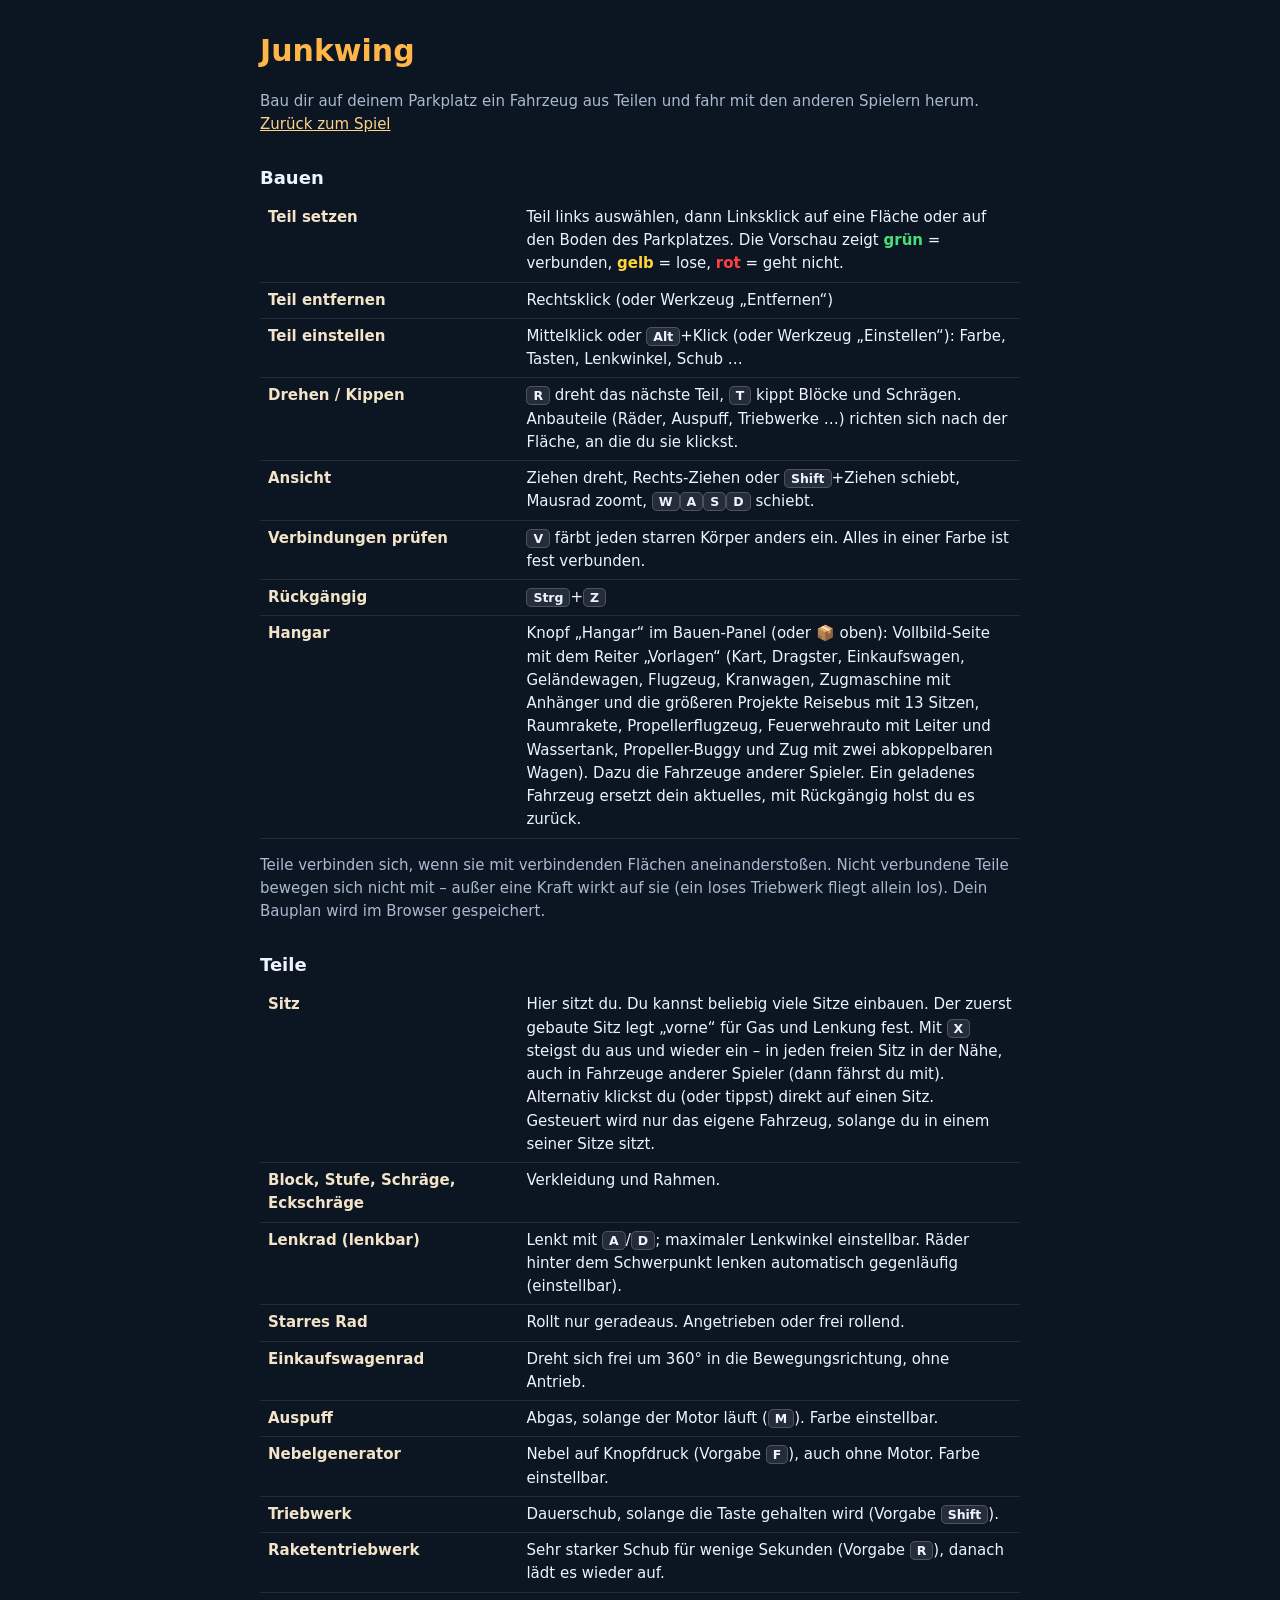
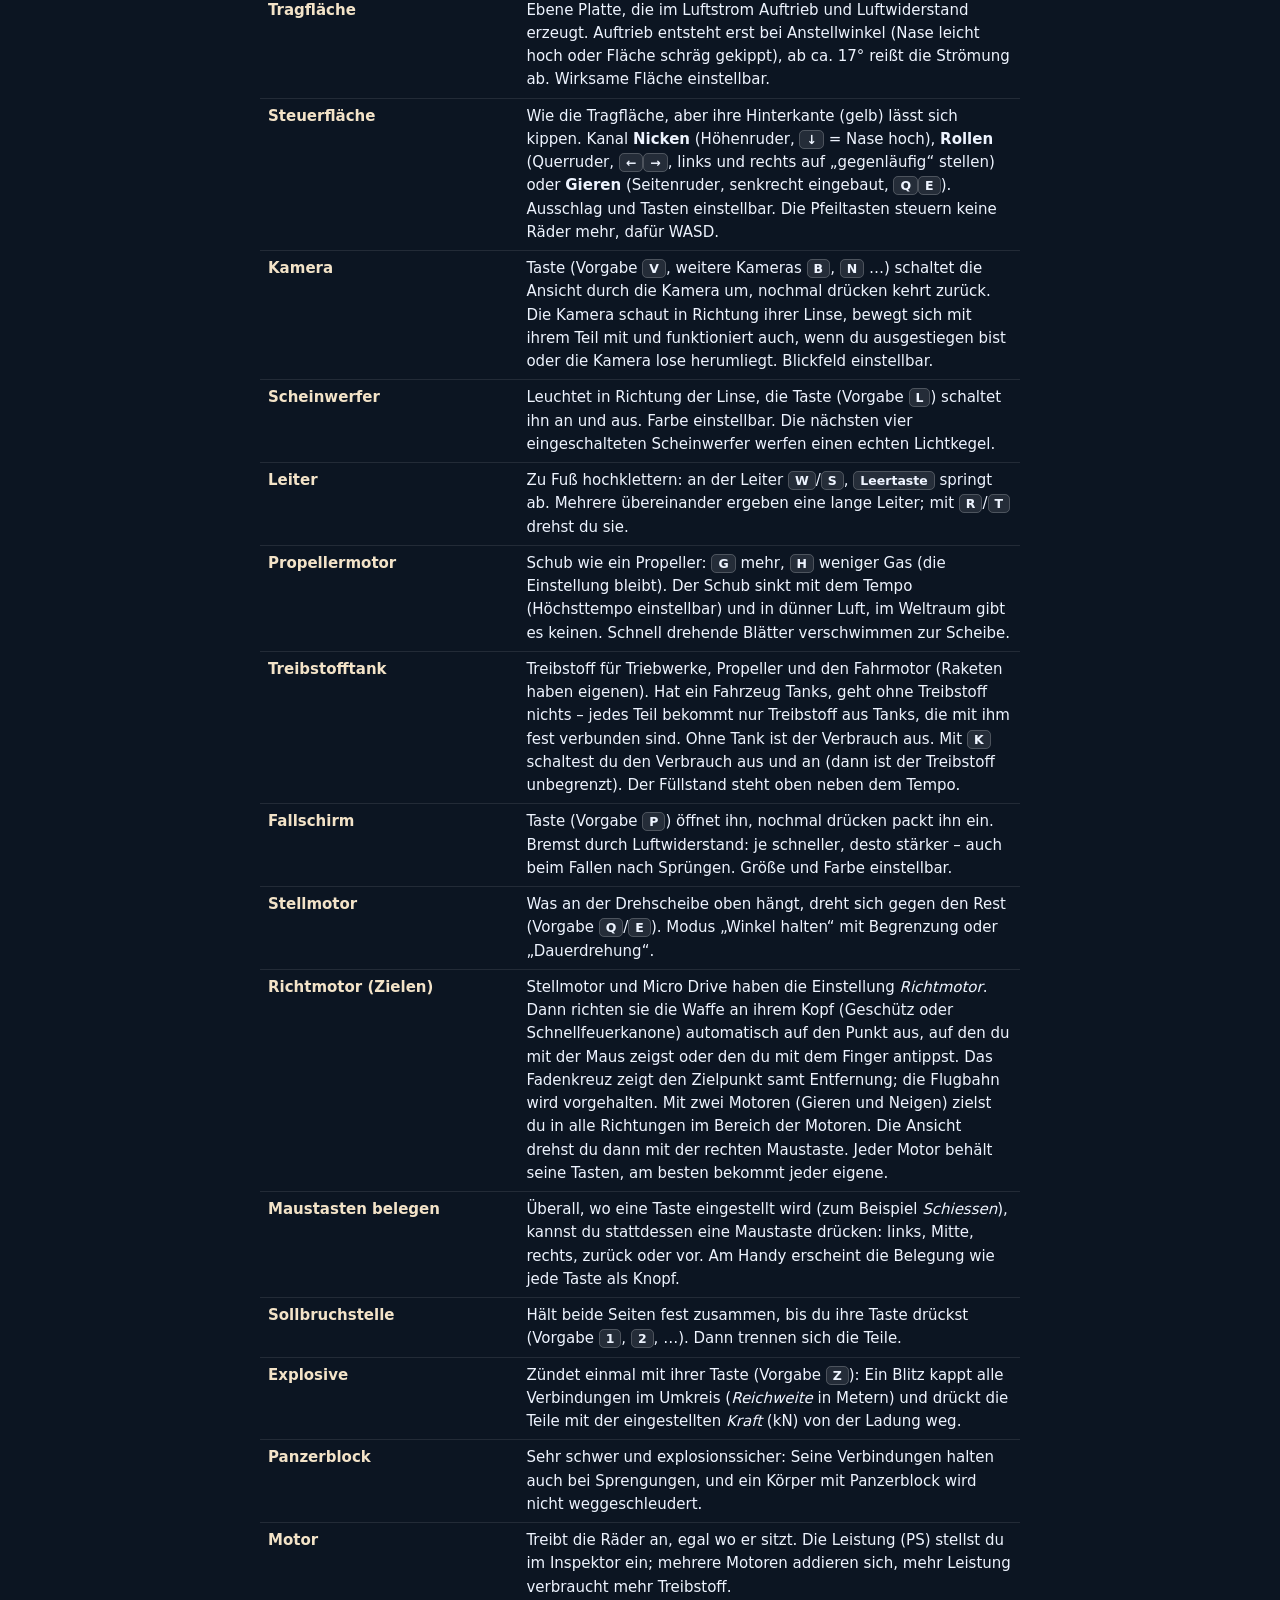
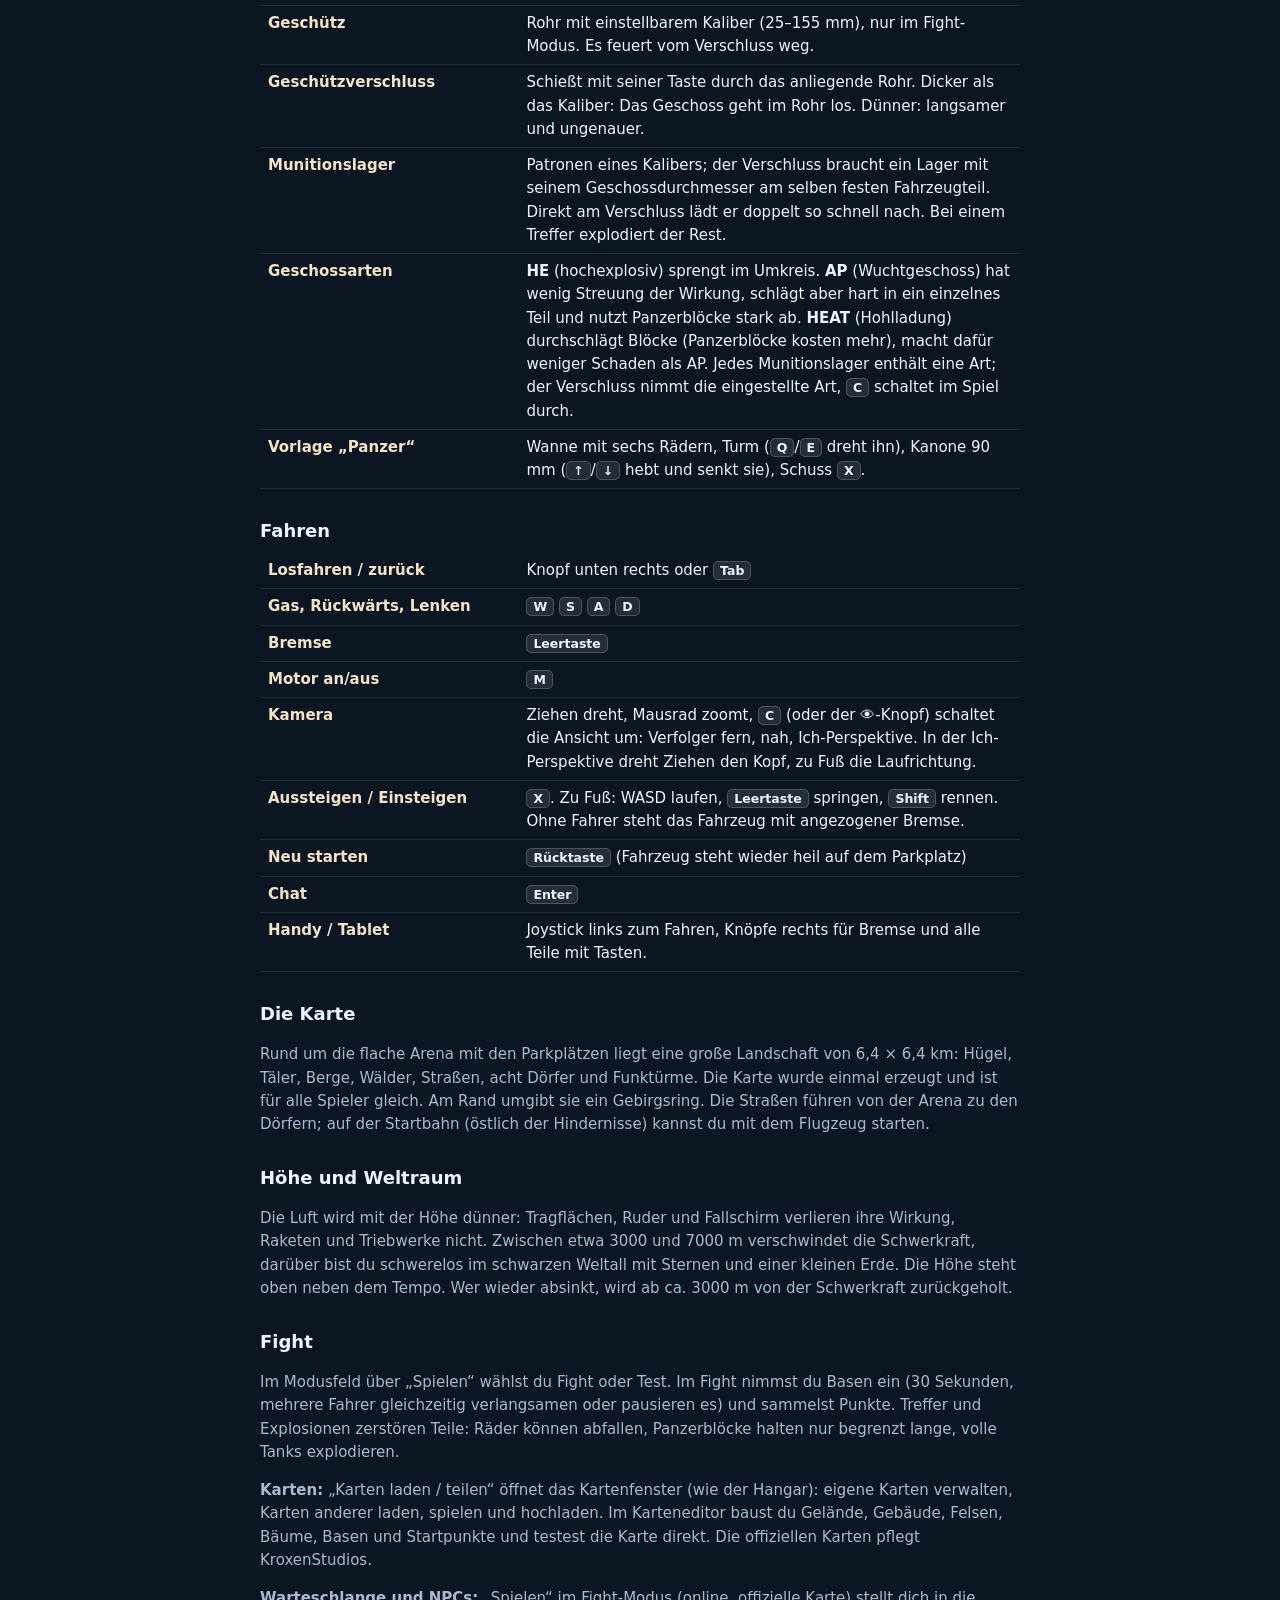
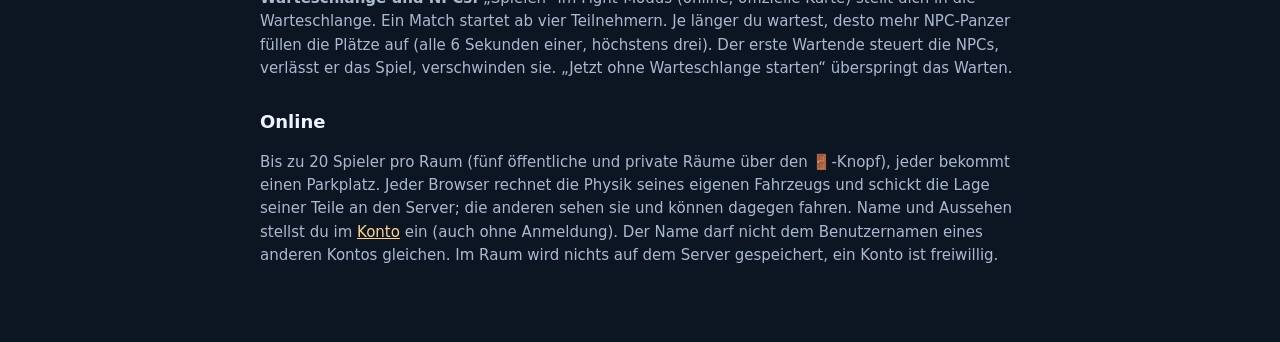
<file: hilfe.html>
<!doctype html>
<html lang="de">
<head>
  <meta charset="utf-8">
  <meta name="viewport" content="width=device-width, initial-scale=1">
  <title>Junkwing – Spielhilfe</title>
  <style>
    :root { color-scheme: dark; --accent: #ffb547; }
    body { margin: 0; background: #0c1522; color: #eef4ff; font: 15px/1.55 system-ui, sans-serif; }
    main { max-width: 760px; margin: 0 auto; padding: 28px 18px 60px; }
    h1 { color: var(--accent); margin: 0 0 4px; }
    h2 { margin: 28px 0 8px; font-size: 18px; }
    a { color: #ffd38a; }
    table { width: 100%; border-collapse: collapse; margin: 6px 0; }
    td { padding: 6px 8px; border-bottom: 1px solid #ffffff18; vertical-align: top; }
    td:first-child { width: 34%; color: #f3e3c8; font-weight: 600; }
    kbd { padding: 1px 6px; border-radius: 5px; background: #ffffff1a; border: 1px solid #ffffff30; font: 600 12.5px system-ui, sans-serif; }
    .muted { color: #a9bad0; }
  </style>
</head>
<body>
  <main>
    <h1>Junkwing</h1>
    <p class="muted">Bau dir auf deinem Parkplatz ein Fahrzeug aus Teilen und fahr mit den anderen Spielern herum. <a href="index.html">Zurück zum Spiel</a></p>

    <h2>Bauen</h2>
    <table>
      <tr><td>Teil setzen</td><td>Teil links auswählen, dann Linksklick auf eine Fläche oder auf den Boden des Parkplatzes. Die Vorschau zeigt <b style="color:#46e07a">grün</b> = verbunden, <b style="color:#ffd43b">gelb</b> = lose, <b style="color:#ff4040">rot</b> = geht nicht.</td></tr>
      <tr><td>Teil entfernen</td><td>Rechtsklick (oder Werkzeug „Entfernen“)</td></tr>
      <tr><td>Teil einstellen</td><td>Mittelklick oder <kbd>Alt</kbd>+Klick (oder Werkzeug „Einstellen“): Farbe, Tasten, Lenkwinkel, Schub …</td></tr>
      <tr><td>Drehen / Kippen</td><td><kbd>R</kbd> dreht das nächste Teil, <kbd>T</kbd> kippt Blöcke und Schrägen. Anbauteile (Räder, Auspuff, Triebwerke …) richten sich nach der Fläche, an die du sie klickst.</td></tr>
      <tr><td>Ansicht</td><td>Ziehen dreht, Rechts-Ziehen oder <kbd>Shift</kbd>+Ziehen schiebt, Mausrad zoomt, <kbd>W</kbd><kbd>A</kbd><kbd>S</kbd><kbd>D</kbd> schiebt.</td></tr>
      <tr><td>Verbindungen prüfen</td><td><kbd>V</kbd> färbt jeden starren Körper anders ein. Alles in einer Farbe ist fest verbunden.</td></tr>
      <tr><td>Rückgängig</td><td><kbd>Strg</kbd>+<kbd>Z</kbd></td></tr>
      <tr><td>Hangar</td><td>Knopf „Hangar“ im Bauen-Panel (oder 📦 oben): Vollbild-Seite mit dem Reiter „Vorlagen“ (Kart, Dragster, Einkaufswagen, Geländewagen, Flugzeug, Kranwagen, Zugmaschine mit Anhänger und die größeren Projekte Reisebus mit 13 Sitzen, Raumrakete, Propellerflugzeug, Feuerwehrauto mit Leiter und Wassertank, Propeller-Buggy und Zug mit zwei abkoppelbaren Wagen). Dazu die Fahrzeuge anderer Spieler. Ein geladenes Fahrzeug ersetzt dein aktuelles, mit Rückgängig holst du es zurück.</td></tr>
    </table>
    <p class="muted">Teile verbinden sich, wenn sie mit verbindenden Flächen aneinanderstoßen. Nicht verbundene Teile bewegen sich nicht mit – außer eine Kraft wirkt auf sie (ein loses Triebwerk fliegt allein los). Dein Bauplan wird im Browser gespeichert.</p>

    <h2>Teile</h2>
    <table>
      <tr><td>Sitz</td><td>Hier sitzt du. Du kannst beliebig viele Sitze einbauen. Der zuerst gebaute Sitz legt „vorne“ für Gas und Lenkung fest. Mit <kbd>X</kbd> steigst du aus und wieder ein – in jeden freien Sitz in der Nähe, auch in Fahrzeuge anderer Spieler (dann fährst du mit). Alternativ klickst du (oder tippst) direkt auf einen Sitz. Gesteuert wird nur das eigene Fahrzeug, solange du in einem seiner Sitze sitzt.</td></tr>
      <tr><td>Block, Stufe, Schräge, Eckschräge</td><td>Verkleidung und Rahmen.</td></tr>
      <tr><td>Lenkrad (lenkbar)</td><td>Lenkt mit <kbd>A</kbd>/<kbd>D</kbd>; maximaler Lenkwinkel einstellbar. Räder hinter dem Schwerpunkt lenken automatisch gegenläufig (einstellbar).</td></tr>
      <tr><td>Starres Rad</td><td>Rollt nur geradeaus. Angetrieben oder frei rollend.</td></tr>
      <tr><td>Einkaufswagenrad</td><td>Dreht sich frei um 360° in die Bewegungsrichtung, ohne Antrieb.</td></tr>
      <tr><td>Auspuff</td><td>Abgas, solange der Motor läuft (<kbd>M</kbd>). Farbe einstellbar.</td></tr>
      <tr><td>Nebelgenerator</td><td>Nebel auf Knopfdruck (Vorgabe <kbd>F</kbd>), auch ohne Motor. Farbe einstellbar.</td></tr>
      <tr><td>Triebwerk</td><td>Dauerschub, solange die Taste gehalten wird (Vorgabe <kbd>Shift</kbd>).</td></tr>
      <tr><td>Raketentriebwerk</td><td>Sehr starker Schub für wenige Sekunden (Vorgabe <kbd>R</kbd>), danach lädt es wieder auf.</td></tr>
      <tr><td>Tragfläche</td><td>Ebene Platte, die im Luftstrom Auftrieb und Luftwiderstand erzeugt. Auftrieb entsteht erst bei Anstellwinkel (Nase leicht hoch oder Fläche schräg gekippt), ab ca. 17° reißt die Strömung ab. Wirksame Fläche einstellbar.</td></tr>
      <tr><td>Steuerfläche</td><td>Wie die Tragfläche, aber ihre Hinterkante (gelb) lässt sich kippen. Kanal <b>Nicken</b> (Höhenruder, <kbd>↓</kbd> = Nase hoch), <b>Rollen</b> (Querruder, <kbd>←</kbd><kbd>→</kbd>, links und rechts auf „gegenläufig“ stellen) oder <b>Gieren</b> (Seitenruder, senkrecht eingebaut, <kbd>Q</kbd><kbd>E</kbd>). Ausschlag und Tasten einstellbar. Die Pfeiltasten steuern keine Räder mehr, dafür WASD.</td></tr>
      <tr><td>Kamera</td><td>Taste (Vorgabe <kbd>V</kbd>, weitere Kameras <kbd>B</kbd>, <kbd>N</kbd> …) schaltet die Ansicht durch die Kamera um, nochmal drücken kehrt zurück. Die Kamera schaut in Richtung ihrer Linse, bewegt sich mit ihrem Teil mit und funktioniert auch, wenn du ausgestiegen bist oder die Kamera lose herumliegt. Blickfeld einstellbar.</td></tr>
      <tr><td>Scheinwerfer</td><td>Leuchtet in Richtung der Linse, die Taste (Vorgabe <kbd>L</kbd>) schaltet ihn an und aus. Farbe einstellbar. Die nächsten vier eingeschalteten Scheinwerfer werfen einen echten Lichtkegel.</td></tr>
      <tr><td>Leiter</td><td>Zu Fuß hochklettern: an der Leiter <kbd>W</kbd>/<kbd>S</kbd>, <kbd>Leertaste</kbd> springt ab. Mehrere übereinander ergeben eine lange Leiter; mit <kbd>R</kbd>/<kbd>T</kbd> drehst du sie.</td></tr>
      <tr><td>Propellermotor</td><td>Schub wie ein Propeller: <kbd>G</kbd> mehr, <kbd>H</kbd> weniger Gas (die Einstellung bleibt). Der Schub sinkt mit dem Tempo (Höchsttempo einstellbar) und in dünner Luft, im Weltraum gibt es keinen. Schnell drehende Blätter verschwimmen zur Scheibe.</td></tr>
      <tr><td>Treibstofftank</td><td>Treibstoff für Triebwerke, Propeller und den Fahrmotor (Raketen haben eigenen). Hat ein Fahrzeug Tanks, geht ohne Treibstoff nichts – jedes Teil bekommt nur Treibstoff aus Tanks, die mit ihm fest verbunden sind. Ohne Tank ist der Verbrauch aus. Mit <kbd>K</kbd> schaltest du den Verbrauch aus und an (dann ist der Treibstoff unbegrenzt). Der Füllstand steht oben neben dem Tempo.</td></tr>
      <tr><td>Fallschirm</td><td>Taste (Vorgabe <kbd>P</kbd>) öffnet ihn, nochmal drücken packt ihn ein. Bremst durch Luftwiderstand: je schneller, desto stärker – auch beim Fallen nach Sprüngen. Größe und Farbe einstellbar.</td></tr>
      <tr><td>Stellmotor</td><td>Was an der Drehscheibe oben hängt, dreht sich gegen den Rest (Vorgabe <kbd>Q</kbd>/<kbd>E</kbd>). Modus „Winkel halten“ mit Begrenzung oder „Dauerdrehung“.</td></tr>
      <tr><td>Richtmotor (Zielen)</td><td>Stellmotor und Micro Drive haben die Einstellung <em>Richtmotor</em>. Dann richten sie die Waffe an ihrem Kopf (Geschütz oder Schnellfeuerkanone) automatisch auf den Punkt aus, auf den du mit der Maus zeigst oder den du mit dem Finger antippst. Das Fadenkreuz zeigt den Zielpunkt samt Entfernung; die Flugbahn wird vorgehalten. Mit zwei Motoren (Gieren und Neigen) zielst du in alle Richtungen im Bereich der Motoren. Die Ansicht drehst du dann mit der rechten Maustaste. Jeder Motor behält seine Tasten, am besten bekommt jeder eigene.</td></tr>
      <tr><td>Maustasten belegen</td><td>Überall, wo eine Taste eingestellt wird (zum Beispiel <em>Schiessen</em>), kannst du stattdessen eine Maustaste drücken: links, Mitte, rechts, zurück oder vor. Am Handy erscheint die Belegung wie jede Taste als Knopf.</td></tr>
      <tr><td>Sollbruchstelle</td><td>Hält beide Seiten fest zusammen, bis du ihre Taste drückst (Vorgabe <kbd>1</kbd>, <kbd>2</kbd>, …). Dann trennen sich die Teile.</td></tr>
      <tr><td>Explosive</td><td>Zündet einmal mit ihrer Taste (Vorgabe <kbd>Z</kbd>): Ein Blitz kappt alle Verbindungen im Umkreis (<em>Reichweite</em> in Metern) und drückt die Teile mit der eingestellten <em>Kraft</em> (kN) von der Ladung weg.</td></tr>
      <tr><td>Panzerblock</td><td>Sehr schwer und explosionssicher: Seine Verbindungen halten auch bei Sprengungen, und ein Körper mit Panzerblock wird nicht weggeschleudert.</td></tr>
      <tr><td>Motor</td><td>Treibt die Räder an, egal wo er sitzt. Die Leistung (PS) stellst du im Inspektor ein; mehrere Motoren addieren sich, mehr Leistung verbraucht mehr Treibstoff.</td></tr>
      <tr><td>Geschütz</td><td>Rohr mit einstellbarem Kaliber (25–155 mm), nur im Fight-Modus. Es feuert vom Verschluss weg.</td></tr>
      <tr><td>Geschützverschluss</td><td>Schießt mit seiner Taste durch das anliegende Rohr. Dicker als das Kaliber: Das Geschoss geht im Rohr los. Dünner: langsamer und ungenauer.</td></tr>
      <tr><td>Munitionslager</td><td>Patronen eines Kalibers; der Verschluss braucht ein Lager mit seinem Geschossdurchmesser am selben festen Fahrzeugteil. Direkt am Verschluss lädt er doppelt so schnell nach. Bei einem Treffer explodiert der Rest.</td></tr>
      <tr><td>Geschossarten</td><td><b>HE</b> (hochexplosiv) sprengt im Umkreis. <b>AP</b> (Wuchtgeschoss) hat wenig Streuung der Wirkung, schlägt aber hart in ein einzelnes Teil und nutzt Panzerblöcke stark ab. <b>HEAT</b> (Hohlladung) durchschlägt Blöcke (Panzerblöcke kosten mehr), macht dafür weniger Schaden als AP. Jedes Munitionslager enthält eine Art; der Verschluss nimmt die eingestellte Art, <kbd>C</kbd> schaltet im Spiel durch.</td></tr>
      <tr><td>Vorlage „Panzer“</td><td>Wanne mit sechs Rädern, Turm (<kbd>Q</kbd>/<kbd>E</kbd> dreht ihn), Kanone 90 mm (<kbd>↑</kbd>/<kbd>↓</kbd> hebt und senkt sie), Schuss <kbd>X</kbd>.</td></tr>
    </table>

    <h2>Fahren</h2>
    <table>
      <tr><td>Losfahren / zurück</td><td>Knopf unten rechts oder <kbd>Tab</kbd></td></tr>
      <tr><td>Gas, Rückwärts, Lenken</td><td><kbd>W</kbd> <kbd>S</kbd> <kbd>A</kbd> <kbd>D</kbd></td></tr>
      <tr><td>Bremse</td><td><kbd>Leertaste</kbd></td></tr>
      <tr><td>Motor an/aus</td><td><kbd>M</kbd></td></tr>
      <tr><td>Kamera</td><td>Ziehen dreht, Mausrad zoomt, <kbd>C</kbd> (oder der 👁-Knopf) schaltet die Ansicht um: Verfolger fern, nah, Ich-Perspektive. In der Ich-Perspektive dreht Ziehen den Kopf, zu Fuß die Laufrichtung.</td></tr>
      <tr><td>Aussteigen / Einsteigen</td><td><kbd>X</kbd>. Zu Fuß: WASD laufen, <kbd>Leertaste</kbd> springen, <kbd>Shift</kbd> rennen. Ohne Fahrer steht das Fahrzeug mit angezogener Bremse.</td></tr>
      <tr><td>Neu starten</td><td><kbd>Rücktaste</kbd> (Fahrzeug steht wieder heil auf dem Parkplatz)</td></tr>
      <tr><td>Chat</td><td><kbd>Enter</kbd></td></tr>
      <tr><td>Handy / Tablet</td><td>Joystick links zum Fahren, Knöpfe rechts für Bremse und alle Teile mit Tasten.</td></tr>
    </table>

    <h2>Die Karte</h2>
    <p class="muted">Rund um die flache Arena mit den Parkplätzen liegt eine große Landschaft von 6,4 × 6,4 km: Hügel, Täler, Berge, Wälder, Straßen, acht Dörfer und Funktürme. Die Karte wurde einmal erzeugt und ist für alle Spieler gleich. Am Rand umgibt sie ein Gebirgsring. Die Straßen führen von der Arena zu den Dörfern; auf der Startbahn (östlich der Hindernisse) kannst du mit dem Flugzeug starten.</p>

    <h2>Höhe und Weltraum</h2>
    <p class="muted">Die Luft wird mit der Höhe dünner: Tragflächen, Ruder und Fallschirm verlieren ihre Wirkung, Raketen und Triebwerke nicht. Zwischen etwa 3000 und 7000 m verschwindet die Schwerkraft, darüber bist du schwerelos im schwarzen Weltall mit Sternen und einer kleinen Erde. Die Höhe steht oben neben dem Tempo. Wer wieder absinkt, wird ab ca. 3000 m von der Schwerkraft zurückgeholt.</p>

    <h2>Fight</h2>
    <p class="muted">Im Modusfeld über „Spielen“ wählst du Fight oder Test. Im Fight nimmst du Basen ein (30 Sekunden, mehrere Fahrer gleichzeitig verlangsamen oder pausieren es) und sammelst Punkte. Treffer und Explosionen zerstören Teile: Räder können abfallen, Panzerblöcke halten nur begrenzt lange, volle Tanks explodieren.</p>
    <p class="muted"><b>Karten:</b> „Karten laden / teilen“ öffnet das Kartenfenster (wie der Hangar): eigene Karten verwalten, Karten anderer laden, spielen und hochladen. Im Karteneditor baust du Gelände, Gebäude, Felsen, Bäume, Basen und Startpunkte und testest die Karte direkt. Die offiziellen Karten pflegt KroxenStudios.</p>
    <p class="muted"><b>Warteschlange und NPCs:</b> „Spielen“ im Fight-Modus (online, offizielle Karte) stellt dich in die Warteschlange. Ein Match startet ab vier Teilnehmern. Je länger du wartest, desto mehr NPC-Panzer füllen die Plätze auf (alle 6 Sekunden einer, höchstens drei). Der erste Wartende steuert die NPCs, verlässt er das Spiel, verschwinden sie. „Jetzt ohne Warteschlange starten“ überspringt das Warten.</p>

    <h2>Online</h2>
    <p class="muted">Bis zu 20 Spieler pro Raum (fünf öffentliche und private Räume über den 🚪-Knopf), jeder bekommt einen Parkplatz. Jeder Browser rechnet die Physik seines eigenen Fahrzeugs und schickt die Lage seiner Teile an den Server; die anderen sehen sie und können dagegen fahren. Name und Aussehen stellst du im <a href="konto.html#charakter">Konto</a> ein (auch ohne Anmeldung). Der Name darf nicht dem Benutzernamen eines anderen Kontos gleichen. Im Raum wird nichts auf dem Server gespeichert, ein Konto ist freiwillig.</p>
  </main>
</body>
</html>
</file>
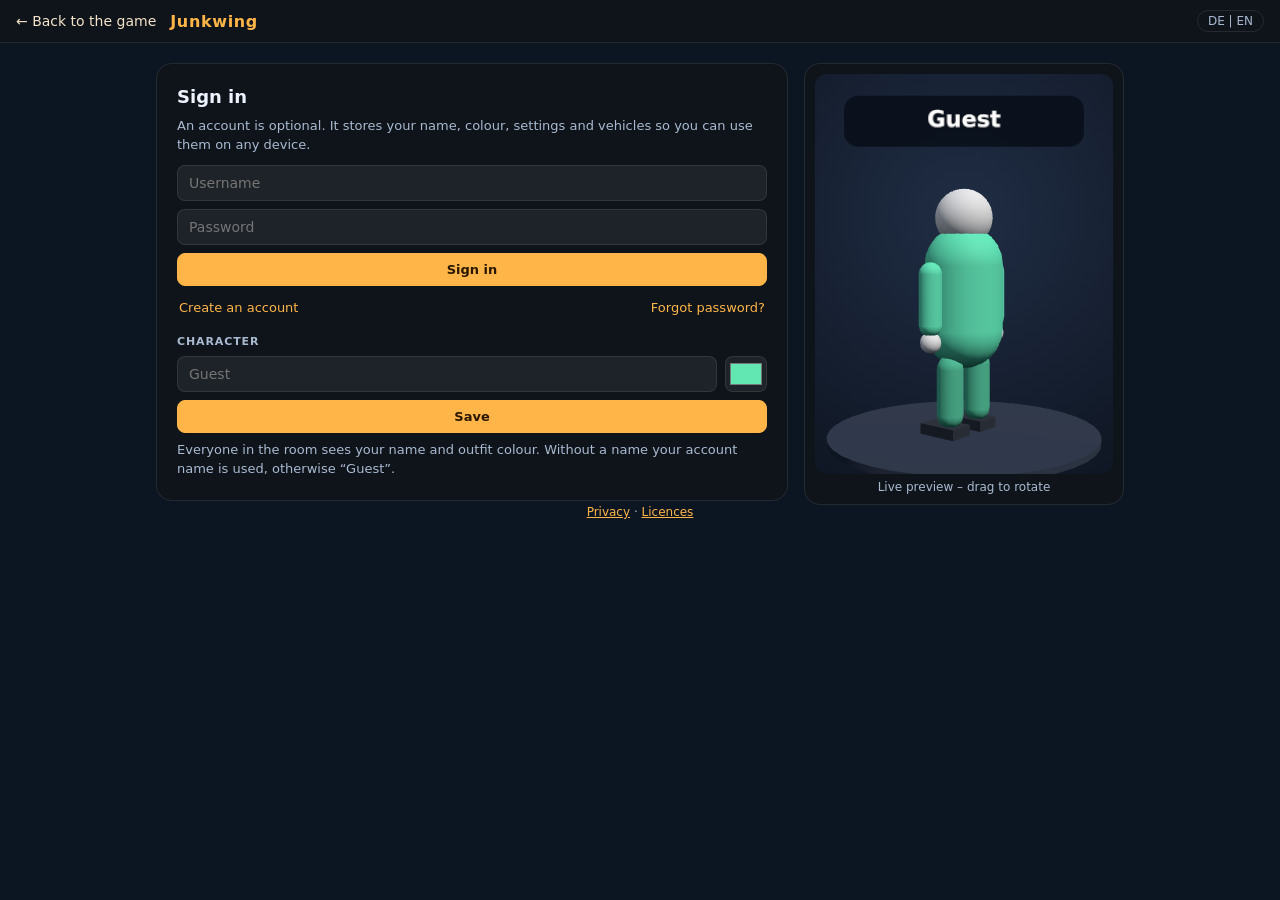
<file: konto.html>
<!doctype html>
<html lang="de">
<head>
  <meta charset="utf-8">
  <meta name="viewport" content="width=device-width, initial-scale=1">
  <meta name="robots" content="noindex">
  <title>Konto – Junkwing</title>
  <link rel="stylesheet" href="style.css">
  <link rel="stylesheet" href="seiten.css">
  <script src="lang.js"></script>
  <script type="importmap">{"imports":{"three":"./lib/three.module.js","three/addons/":"./lib/addons/"}}</script>
</head>
<body class="seite breit">
  <header class="seitenKopf">
    <a href="index.html" data-en="← Back to the game">← Zurück zum Spiel</a>
    <strong>Junkwing</strong>
    <button id="langBtn" type="button" aria-label="Sprache wechseln / Switch language">DE | EN</button>
  </header>
  <main class="seitenInhalt">
    <div class="kontoLayout">
      <div id="app" class="kontoInhalt"></div>
      <aside class="vorschau" aria-label="Vorschau" data-en-aria="Preview">
        <div id="vorschau3d"></div>
        <small data-en="Live preview – drag to rotate">Live-Vorschau – zum Drehen ziehen</small>
      </aside>
    </div>
    <p class="seitenFuss"><a href="datenschutz.html" data-en="Privacy">Datenschutz</a> · <a href="lizenzen.html" data-en="Licences">Lizenzen</a></p>
  </main>
  <script type="module" src="konto.js"></script>
</body>
</html>
</file>
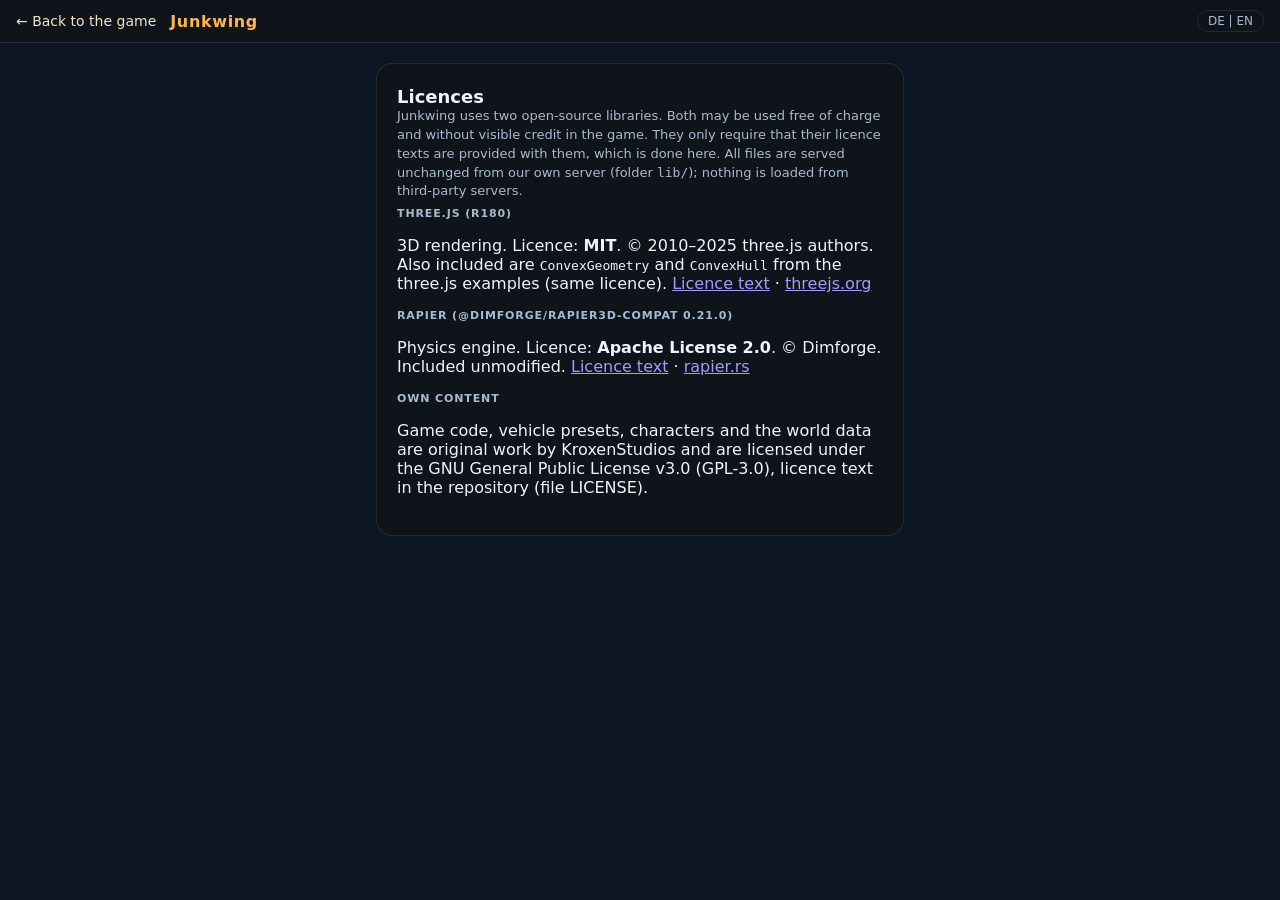
<file: lizenzen.html>
<!doctype html>
<html lang="de">
<head>
  <meta charset="utf-8">
  <meta name="viewport" content="width=device-width, initial-scale=1">
  <meta name="robots" content="noindex">
  <title>Lizenzen – Junkwing</title>
  <link rel="stylesheet" href="style.css">
  <link rel="stylesheet" href="seiten.css">
  <script src="lang.js"></script>
</head>
<body class="seite">
  <header class="seitenKopf">
    <a href="index.html" data-en="← Back to the game">← Zurück zum Spiel</a>
    <strong>Junkwing</strong>
    <button id="langBtn" type="button" aria-label="Sprache wechseln / Switch language">DE | EN</button>
  </header>
  <main class="seitenInhalt">
    <div class="kontoInhalt lizenzen">
      <div data-lang="de">
        <h2>Lizenzen</h2>
        <p class="kontoInfo">Junkwing benutzt zwei freie Bibliotheken. Beide dürfen kostenlos und ohne sichtbare Namensnennung im Spiel verwendet werden. Verlangt wird nur, dass ihre Lizenztexte
          mitgeliefert werden, das geschieht hier. Alle Dateien liegen unverändert auf unserem eigenen Server (Ordner <code>lib/</code>), es wird nichts von fremden Servern geladen.</p>
        <h3>three.js (r180)</h3>
        <p>3D-Darstellung. Lizenz: <b>MIT</b>. © 2010–2025 three.js authors. Enthalten sind auch <code>ConvexGeometry</code> und <code>ConvexHull</code> aus den three.js-Beispielen (gleiche Lizenz).
          <a href="lib/LICENSE-three.txt">Lizenztext</a> · <a href="https://threejs.org" rel="noopener noreferrer">threejs.org</a></p>
        <h3>Rapier (@dimforge/rapier3d-compat 0.21.0)</h3>
        <p>Physik-Engine. Lizenz: <b>Apache License 2.0</b>. © Dimforge. Unverändert eingebunden.
          <a href="lib/LICENSE-rapier.txt">Lizenztext</a> · <a href="https://rapier.rs" rel="noopener noreferrer">rapier.rs</a></p>
        <h3>Eigener Inhalt</h3>
        <p>Spielcode, Fahrzeug-Vorlagen, Figuren und die Weltdaten sind eigene Arbeiten von KroxenStudios und stehen unter der GNU General Public License v3.0 (GPL-3.0), Lizenztext im Repository (Datei LICENSE).</p>
      </div>
      <div data-lang="en" hidden>
        <h2>Licences</h2>
        <p class="kontoInfo">Junkwing uses two open-source libraries. Both may be used free of charge and without visible credit in the game. They only require that their licence texts are
          provided with them, which is done here. All files are served unchanged from our own server (folder <code>lib/</code>); nothing is loaded from third-party servers.</p>
        <h3>three.js (r180)</h3>
        <p>3D rendering. Licence: <b>MIT</b>. © 2010–2025 three.js authors. Also included are <code>ConvexGeometry</code> and <code>ConvexHull</code> from the three.js examples (same licence).
          <a href="lib/LICENSE-three.txt">Licence text</a> · <a href="https://threejs.org" rel="noopener noreferrer">threejs.org</a></p>
        <h3>Rapier (@dimforge/rapier3d-compat 0.21.0)</h3>
        <p>Physics engine. Licence: <b>Apache License 2.0</b>. © Dimforge. Included unmodified.
          <a href="lib/LICENSE-rapier.txt">Licence text</a> · <a href="https://rapier.rs" rel="noopener noreferrer">rapier.rs</a></p>
        <h3>Own content</h3>
        <p>Game code, vehicle presets, characters and the world data are original work by KroxenStudios and are licensed under the GNU General Public License v3.0 (GPL-3.0), licence text in the repository (file LICENSE).</p>
      </div>
    </div>
  </main>
  <script src="lizenzen.js"></script>
</body>
</html>
</file>
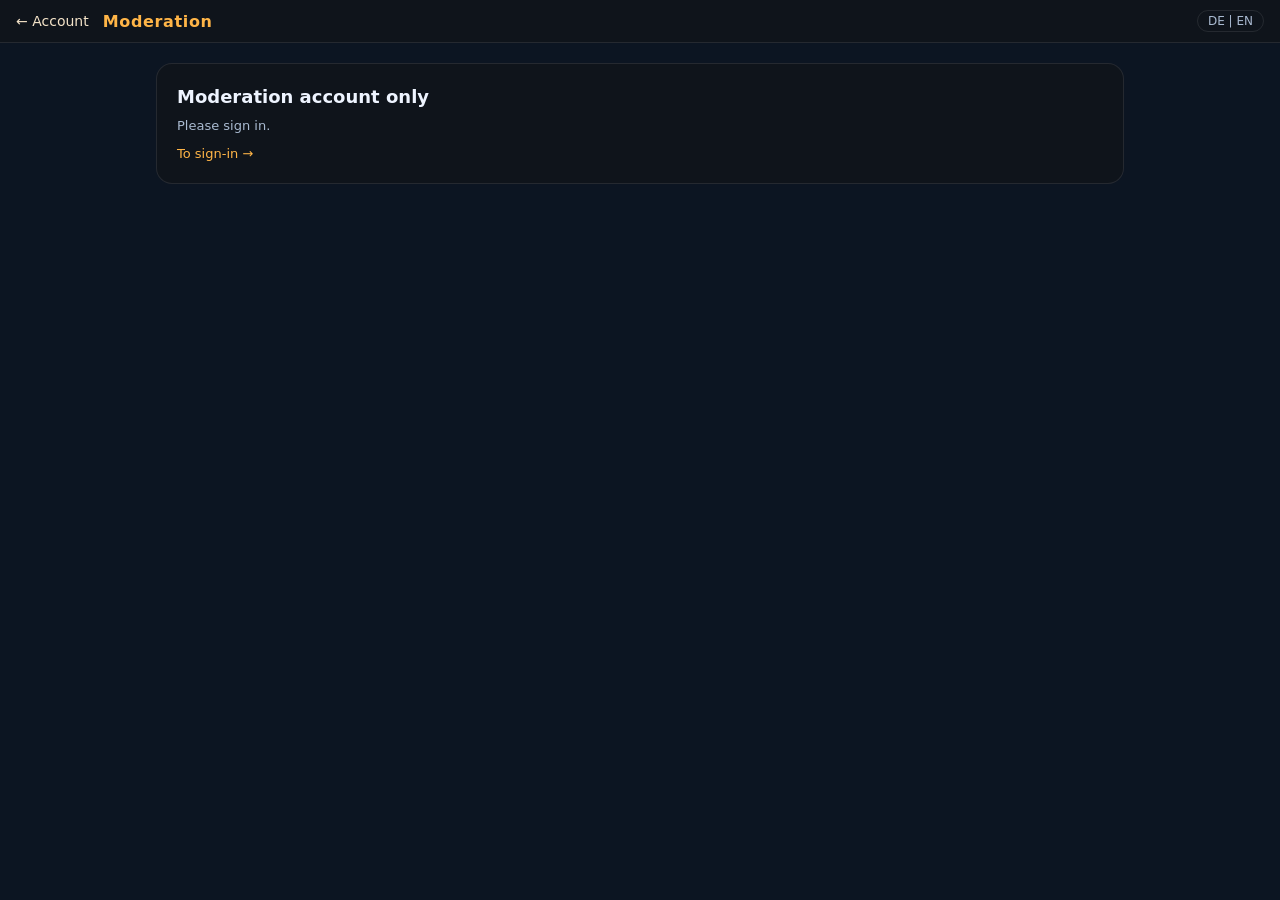
<file: moderation.html>
<!doctype html>
<html lang="de">
<head>
  <meta charset="utf-8">
  <meta name="viewport" content="width=device-width, initial-scale=1">
  <meta name="robots" content="noindex">
  <title>Moderation – Junkwing</title>
  <link rel="stylesheet" href="style.css">
  <link rel="stylesheet" href="seiten.css">
  <script src="lang.js"></script>
</head>
<body class="seite breit">
  <header class="seitenKopf">
    <a href="konto.html" data-en="← Account">← Konto</a>
    <strong>Moderation</strong>
    <button id="langBtn" type="button" aria-label="Sprache wechseln / Switch language">DE | EN</button>
  </header>
  <main class="seitenInhalt">
    <div id="app" class="moderation"></div>
  </main>
  <script type="module" src="moderation.js"></script>
</body>
</html>
</file>
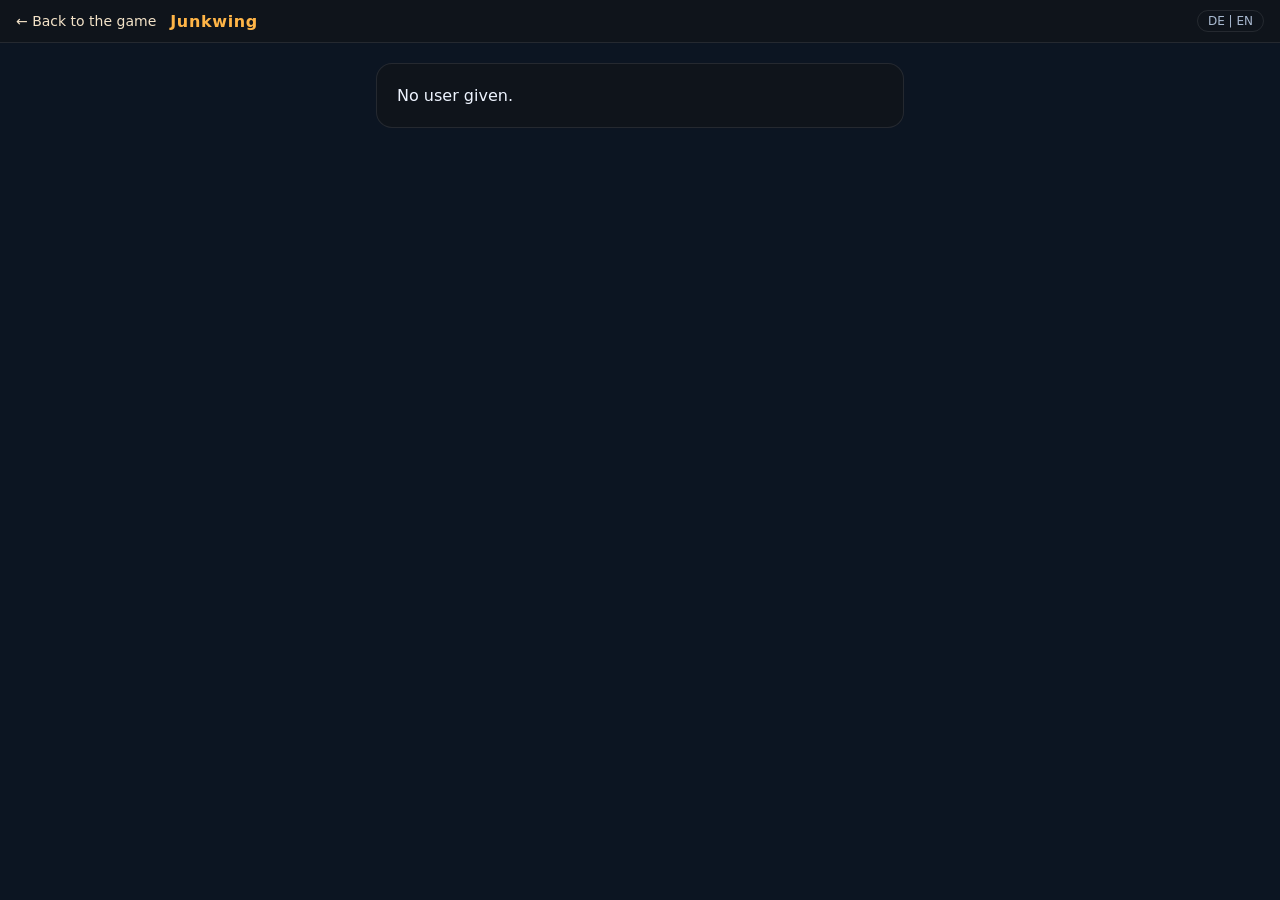
<file: profil.html>
<!doctype html>
<html lang="de">
<head>
  <meta charset="utf-8">
  <meta name="viewport" content="width=device-width, initial-scale=1">
  <meta name="robots" content="noindex">
  <title>Profil – Junkwing</title>
  <link rel="stylesheet" href="style.css">
  <link rel="stylesheet" href="effekte.css">
  <link rel="stylesheet" href="seiten.css">
  <script src="lang.js"></script>
</head>
<body class="seite">
  <header class="seitenKopf">
    <a href="index.html" data-en="← Back to the game">← Zurück zum Spiel</a>
    <strong>Junkwing</strong>
    <button id="langBtn" type="button" aria-label="Sprache wechseln / Switch language">DE | EN</button>
  </header>
  <main class="seitenInhalt">
    <div id="app" class="kontoInhalt"></div>
  </main>
  <script type="module" src="profil-start.js"></script>
</body>
</html>
</file>
<file: style.css>
:root {
  color-scheme: dark;
  --accent: #ffb547;
  --accent-soft: #ffb54733;
  --panel: #0c1522cc;
  --panel-solid: #0c1522ee;
  --line: #ffffff22;
  --text: #eef4ff;
  --muted: #a9bad0;
  font-family: system-ui, -apple-system, BlinkMacSystemFont, "Segoe UI", sans-serif;
  background: #0c1522;
  color: var(--text);
}

* { box-sizing: border-box; }

html, body {
  width: 100%;
  height: 100%;
  margin: 0;
  overflow: hidden;
  background: #0c1522;
}

button, input, select { font: inherit; }
button { color: var(--text); cursor: pointer; }

#game {
  position: fixed;
  inset: 0;
  overflow: hidden;
  background: #a9dbf5;
}

#scene {
  position: absolute;
  inset: 0;
  display: block;
  width: 100%;
  height: 100%;
  touch-action: none;
}

/* kopfzeile */
#hud {
  position: absolute;
  z-index: 4;
  top: 12px;
  left: 12px;
  right: 12px;
  display: flex;
  align-items: center;
  gap: 14px;
  min-height: 44px;
  padding: 8px 16px;
  border: 1px solid var(--line);
  border-radius: 999px;
  background: var(--panel);
  box-shadow: 0 10px 34px #0004;
  backdrop-filter: blur(14px) saturate(1.3);
  pointer-events: none;
}

#hud strong { font-size: 17px; letter-spacing: 0.04em; color: var(--accent); }

#status { display: flex; align-items: center; gap: 7px; color: var(--muted); font-size: 13px; }
#status::before {
  content: "";
  width: 9px; height: 9px;
  border-radius: 50%;
  background: #f2c14e;
  box-shadow: 0 0 8px #f2c14e99;
}
#status[data-state="online"]::before { background: #62e6b2; box-shadow: 0 0 8px #62e6b2; }
#status[data-state="offline"]::before { background: #ff6b6b; box-shadow: 0 0 8px #ff6b6b99; }

#tacho { font-variant-numeric: tabular-nums; font-weight: 700; font-size: 15px; min-width: 76px; }

#hud a {
  color: #f3e3c8;
  font-size: 14px;
  text-decoration: none;
  pointer-events: auto;
  padding: 5px 11px;
  border-radius: 999px;
  white-space: nowrap;
}
#hud a:first-of-type { margin-left: auto; }
#hud a:hover { background: var(--accent-soft); color: #fff; }

#laden {
  position: absolute;
  z-index: 3;
  left: 50%;
  top: 45%;
  transform: translate(-50%, -50%);
  padding: 12px 20px;
  border-radius: 12px;
  background: var(--panel-solid);
}
#laden[hidden] { display: none; }

#hint, #meldung {
  position: absolute;
  z-index: 3;
  left: 50%;
  transform: translateX(-50%);
  padding: 8px 14px;
  border-radius: 999px;
  background: var(--panel);
  color: var(--muted);
  font-size: 13px;
  pointer-events: none;
  text-align: center;
  max-width: calc(100vw - 32px);
}
#hint { top: 68px; }
#hint[hidden] { display: none; }
#meldung { top: 108px; color: #fff; background: #3a1d0ccc; opacity: 0; transition: opacity 0.25s; }
#meldung.zeigen { opacity: 1; }

/* seitenleisten */
.panel {
  position: absolute;
  z-index: 3;
  top: 68px;
  width: 268px;
  max-height: calc(100% - 150px);
  overflow-y: auto;
  padding: 12px;
  border: 1px solid var(--line);
  border-radius: 16px;
  background: var(--panel);
  backdrop-filter: blur(14px) saturate(1.3);
  box-shadow: 0 10px 34px #0004;
  font-size: 13px;
}
.panel[hidden] { display: none; }
#baupanel { left: 12px; }
#inspector, #fahrpanel { right: 12px; }

.panel .kopf {
  display: flex;
  justify-content: space-between;
  align-items: center;
  margin-bottom: 8px;
  color: var(--muted);
}
.panel .kopf b { color: var(--text); }
.panel h3 { margin: 10px 0 6px; font-size: 11px; letter-spacing: 0.08em; text-transform: uppercase; color: var(--muted); }

.panel button {
  padding: 6px 9px;
  border: 1px solid var(--line);
  border-radius: 9px;
  background: #ffffff10;
  font-size: 12.5px;
}
.panel button:hover { background: #ffffff22; }
.panel button.an { background: var(--accent); color: #2a1700; border-color: var(--accent); font-weight: 600; }

#palette .gruppe { display: grid; grid-template-columns: 1fr 1fr; gap: 5px; }
#palette button { text-align: left; line-height: 1.2; }

.zeile { display: flex; flex-wrap: wrap; gap: 5px; margin-top: 8px; }
.zeile button { flex: 1 1 auto; }

#farben button {
  flex: 0 0 auto;
  width: 22px;
  height: 22px;
  padding: 0;
  border-radius: 50%;
  border: 2px solid #0006;
}
#farben button.an { outline: 2px solid #fff; outline-offset: 1px; }
#farben input[type="color"] { width: 26px; height: 24px; padding: 0; border: 0; background: none; }

/* einstellungen */
.feld { display: grid; grid-template-columns: 1fr auto; align-items: center; gap: 6px; margin: 7px 0; }
.feld input[type="range"] { grid-column: 1 / -1; width: 100%; }
.feld select { background: #0c1522; color: var(--text); border: 1px solid var(--line); border-radius: 8px; padding: 3px 6px; }
.feld .wert { color: var(--accent); font-variant-numeric: tabular-nums; }
button.taste.warte { background: #ffd43b; color: #000; }

#tastenListe div { display: flex; justify-content: space-between; gap: 10px; padding: 3px 0; border-bottom: 1px solid #ffffff10; }
#tastenListe kbd {
  padding: 1px 7px;
  border-radius: 6px;
  background: #ffffff1a;
  border: 1px solid #ffffff30;
  font: 600 12px system-ui, sans-serif;
  white-space: nowrap;
}
.treibstoff { display: block; height: 5px; border-radius: 2px; background: #ffffff20; overflow: hidden; margin-top: 2px; }
.treibstoff i { display: block; height: 100%; background: #ff7a1a; }

/* blick durch eine kamera */
#camOverlay {
  position: absolute;
  z-index: 2;
  inset: 0;
  pointer-events: none;
  box-shadow: inset 0 0 0 6px #0009, inset 0 0 120px #0008;
}
#camOverlay[hidden] { display: none; }
#camText {
  position: absolute;
  left: 22px;
  top: 74px;
  padding: 5px 12px;
  border-radius: 6px;
  background: #000a;
  color: #fff;
  font: 700 14px ui-monospace, Consolas, monospace;
}
#camText::before { content: "●"; color: #ff2a2a; margin-right: 8px; animation: rec 1s steps(2) infinite; }
@keyframes rec { 50% { opacity: 0.15; } }

/* modus-knopf */
#btnModus, #btnNeu, #btnAus {
  position: absolute;
  z-index: 3;
  right: 16px;
  bottom: 20px;
  padding: 12px 22px;
  border: 0;
  border-radius: 999px;
  background: var(--accent);
  color: #2a1700;
  font-weight: 800;
  font-size: 16px;
  box-shadow: 0 8px 24px #0006;
}
/* modus-feld (nur pc): "spielen" oben mit gewähltem modus darunter, im bau-modus statt des play-knopfs unten rechts */
#modusFeld {
  position: absolute;
  z-index: 3;
  /* unter der leiste oben (sie endet bei ca. 74 px), gleiche breite und rand wie die rechten panels */
  top: 82px;
  right: 12px;
  display: flex;
  flex-direction: column;
  align-items: stretch;
  gap: 6px;
  width: 268px;
}
/* das inspector-panel rückt am pc unter das modus-feld */
body:not(.touch).bau #inspector { top: 186px; max-height: calc(100% - 270px); }
#modusFeld button { border: 0; font-weight: 800; box-shadow: 0 8px 24px #0006; cursor: pointer; }
#btnSpielen { padding: 12px 22px; border-radius: 14px; background: var(--accent); color: #2a1700; font-size: 18px; letter-spacing: 1px; }
#modusZeile { padding: 7px 12px; border-radius: 10px; background: #ffffffdd; color: #1a1a1a; font-size: 13px; }
body.touch #modusFeld, body.fahr #modusFeld { display: none; }
body.touch:not(.fightTouch) .nurFight { display: none; }
body:not(.touch).bau #btnModus { display: none; }
#modusSeite {
  position: absolute;
  inset: 0;
  z-index: 9;
  display: flex;
  align-items: center;
  justify-content: center;
  background: #000a;
}
#modusSeite[hidden] { display: none; }
.modusKasten { display: flex; flex-direction: column; gap: 12px; width: min(420px, 90vw); padding: 22px; border-radius: 18px; background: #1b1e24; color: #fff; }
.modusKasten h2 { margin: 0 0 4px; font-size: 18px; }
.modusKachel { display: flex; flex-direction: column; gap: 4px; padding: 16px 18px; border: 2px solid #ffffff22; border-radius: 14px; background: #262a32; color: #fff; text-align: left; cursor: pointer; }
.modusKachel b { font-size: 20px; }
.modusKachel span { font-size: 13px; opacity: 0.75; }
.modusKachel.aktiv { border-color: var(--accent); }
#kartenListe { display: flex; gap: 8px; flex-wrap: wrap; }
#kartenListe button { flex: 1; padding: 10px 12px; border: 2px solid #ffffff22; border-radius: 10px; background: #262a32; color: #fff; font-weight: 700; cursor: pointer; }
#kartenListe button.aktiv { border-color: var(--accent); }
#kartenListe button.aktion { flex-basis: 100%; font-weight: 500; background: #1f2329; }
/* fight-anzeige: kompakte basen-leiste a b c oben in der mitte (blau = du, rot = gegner, weiss = frei, orange = umkämpft) */
#fightHud {
  position: absolute;
  z-index: 3;
  top: 84px;
  left: 50%;
  transform: translateX(-50%);
  display: flex;
  gap: 6px;
  pointer-events: none;
}
#fightHud[hidden] { display: none; }
/* leben: drei herzen, verlorene werden abgedunkelt */
#fightHud .leben { font: 800 20px/26px system-ui, sans-serif; color: #ff4a6a; text-shadow: 0 1px 3px #000; letter-spacing: 2px; }
#fightHud .leben s { text-decoration: none; opacity: 0.25; }
#fightHud .basis {
  position: relative;
  width: 54px;
  height: 30px;
  border-radius: 8px;
  overflow: hidden;
  background: #000b;
  border: 2px solid var(--f, #fff);
  box-shadow: 0 4px 14px #0006;
}
#fightHud .basis b { position: relative; z-index: 1; display: block; text-align: center; font: 800 15px/26px system-ui, sans-serif; color: var(--f, #fff); }
#fightHud .basis i { position: absolute; left: 0; bottom: 0; height: 4px; opacity: 0.9; }
#btnNeu { right: auto; left: 50%; transform: translateX(-50%); background: #ffffffdd; font-size: 14px; padding: 9px 16px; }
#btnNeu[hidden] { display: none; }
#btnAus { right: auto; left: 50%; margin-left: 74px; transform: none; background: #ffffffdd; font-size: 14px; padding: 9px 16px; }
#btnAus[hidden] { display: none; }

/* chat */
#chatForm {
  position: absolute;
  z-index: 3;
  left: 16px;
  bottom: 20px;
  display: flex;
  width: min(420px, calc(100vw - 230px));
  gap: 8px;
}
body.bau #chatForm { left: 292px; width: min(380px, calc(100vw - 500px)); }
#chatInput {
  flex: 1;
  min-width: 0;
  padding: 10px 14px;
  border: 1px solid var(--line);
  border-radius: 999px;
  outline: none;
  background: var(--panel-solid);
  color: var(--text);
}
#chatInput:focus { border-color: var(--accent); box-shadow: 0 0 0 3px var(--accent-soft); }
#chatForm button {
  padding: 9px 16px;
  border: 0;
  border-radius: 999px;
  background: #62e6b2;
  color: #08231a;
  font-weight: 600;
}

/* touch-steuerung */
#joystick {
  position: absolute;
  z-index: 3;
  left: 22px;
  bottom: 84px;
  width: 130px;
  height: 130px;
  border: 2px solid #ffffff55;
  border-radius: 50%;
  background: #0c152255;
  touch-action: none;
}
#stick {
  position: absolute;
  left: 50%;
  top: 50%;
  width: 54px;
  height: 54px;
  margin: -27px 0 0 -27px;
  border-radius: 50%;
  background: #ffffffaa;
}
#touchTasten {
  position: absolute;
  z-index: 3;
  right: 16px;
  bottom: 84px;
  display: flex;
  flex-wrap: wrap-reverse;
  justify-content: flex-end;
  gap: 8px;
  max-width: 240px;
}
#touchTasten button {
  min-width: 64px;
  height: 52px;
  padding: 0 10px;
  border: 2px solid #ffffff55;
  border-radius: 16px;
  background: #0c1522aa;
  font-size: 12px;
  font-weight: 600;
  touch-action: none;
  user-select: none;
}
#touchTasten button.an { background: var(--accent); color: #2a1700; }
body:not(.touch) #joystick,
body:not(.touch) #touchTasten,
body.bau #joystick,
body.bau #touchTasten { display: none; }

/* schmale bildschirme: baupanel unten als streifen */
@media (max-width: 760px) {
  #hud { gap: 8px; padding: 6px 12px; }
  #hud a { padding: 4px 6px; font-size: 12px; }
  #hud a:nth-of-type(3) { display: none; }
  .panel { width: auto; left: 8px !important; right: 8px !important; }
  #baupanel { top: auto; bottom: 74px; max-height: 38%; }
  #inspector { top: 64px; max-height: 40%; }
  #fahrpanel { display: none; }
  body.bau #chatForm, #chatForm { left: 8px; width: calc(100vw - 170px); }
  #btnModus { right: 8px; bottom: 18px; padding: 11px 16px; }
}

/* ---------------------------------------------------------------------------
   symbole, sprachknopf, chat-knopf
   --------------------------------------------------------------------------- */
.ico { margin-right: 6px; }
#palette button, .zeile button, #btnModus, #btnNeu, #btnAus { display: inline-flex; align-items: center; gap: 0; }
#palette button { display: flex; }
#hud #langBtn {
  pointer-events: auto;
  padding: 3px 10px;
  border: 1px solid var(--line);
  border-radius: 999px;
  background: none;
  color: var(--muted);
  font-size: 12px;
}
#hud #langBtn b { color: var(--accent); }
#chatToggle { display: none; }

/* ---------------------------------------------------------------------------
   handheld-modus: minimalistisch. teile-leiste unten, nur symbole, kaum text.
   --------------------------------------------------------------------------- */
body.touch .txt { display: none; }
body.touch .ico { margin: 0; }
/* shop und hangar zeigen im handheld-modus text statt nur eines symbols */
body.touch #baupanel .zeile.oben button .txt { display: inline; margin-left: 4px; }
body.touch #baupanel .zeile.oben button { min-width: 0; padding: 0 10px; font-size: 13px; }
body.touch #hud { top: 6px; left: 6px; right: 6px; min-height: 34px; padding: 3px 10px; gap: 8px; }
body.touch #hud strong { font-size: 14px; }
body.touch #hud .nurDesktop { display: none; }
body.touch #status { font-size: 0; gap: 0; }
body.touch #tacho { font-size: 13px; white-space: nowrap; min-width: 0; }
body.touch #hud a.hilfeLink { padding: 3px 8px; font-size: 12px; }
body.touch #hint { display: none; }
body.touch #btnExport, body.touch #btnImport { display: none; }
body.touch #meldung { top: 46px; font-size: 12px; padding: 6px 12px; }
body.touch #fahrpanel { display: none; }

/* leiste zum platzieren der teile */
body.touch #baupanel {
  top: auto; left: 0; right: 0; bottom: 0; width: auto; max-height: none; overflow: visible;
  display: flex; flex-wrap: wrap; align-items: center; gap: 4px;
  padding: 5px 6px calc(5px + env(safe-area-inset-bottom));
  border-radius: 12px 12px 0 0; border-width: 1px 0 0 0;
}
body.touch #baupanel[hidden] { display: none; }
body.touch #baupanel .kopf, body.touch #palette h3 { display: none; }
body.touch #palette { flex: 0 0 100%; display: flex; gap: 4px; overflow-x: auto; scrollbar-width: none; }
body.touch #palette::-webkit-scrollbar { display: none; }
body.touch #palette .gruppe { display: flex; flex: 0 0 auto; gap: 4px; padding-right: 6px; border-right: 1px solid #ffffff22; }
body.touch #palette button { min-width: 44px; height: 36px; padding: 0 9px; justify-content: center; font-size: 12px; white-space: nowrap; }
body.touch #baupanel .zeile { display: contents; }
body.touch #baupanel .zeile button { flex: 0 0 auto; min-width: 34px; height: 32px; padding: 0 6px; justify-content: center; font-size: 16px; }
body.touch #farben button { width: 22px; height: 22px; min-width: 22px; padding: 0; flex: 0 0 auto; }
body.touch #farben input[type="color"] { width: 24px; height: 24px; }
body.touch #btnKoerper, body.touch #btnLeeren { display: none; }

/* einstellungen eines teils: schmal und ohne erklärtext */
body.touch #inspector { top: 88px; left: 6px; right: 6px; width: auto; max-height: calc(100% - 100px - var(--bar, 130px)); padding: 8px; font-size: 12px; }
body.touch #inspector .hinweis { display: none; }
body.touch .feld { margin: 5px 0; }

/* runde knöpfe */
body.touch #btnModus, body.touch #btnNeu, body.touch #btnAus {
  width: 46px; height: 46px; padding: 0; border-radius: 50%; font-size: 20px; justify-content: center;
}
body.touch.bau #btnModus { right: 8px; bottom: calc(var(--bar, 130px) + 8px); }
body.touch.fahr #btnModus { right: 8px; bottom: 14px; }
body.touch #btnNeu { bottom: 14px; }
body.touch #btnAus { bottom: 14px; margin-left: 30px; }
body.touch #touchTasten button { min-width: 52px; height: 44px; font-size: 11px; }

/* chat hinter einem knopf */
body.touch #chatToggle {
  display: block; position: absolute; z-index: 4; top: 46px; left: 8px;
  width: 36px; height: 36px; padding: 0; border: 1px solid var(--line); border-radius: 50%;
  background: var(--panel); font-size: 17px;
}
body.touch #chatForm { display: none; }
body.touch.chat-offen #chatForm { display: flex; top: 46px; left: 52px; bottom: auto; width: calc(100vw - 60px); }

/* hangar-knopf im bauen-panel */
.presetBtn {
  position: relative; flex: 1 1 auto; display: inline-flex; align-items: center; justify-content: center;
  padding: 6px 9px; border: 1px solid var(--line); border-radius: 9px; background: #ffffff10;
  color: var(--text); font-size: 12.5px; cursor: pointer;
}
.presetBtn:hover { background: #ffffff22; }
.panel > .presetBtn { display: flex; width: 100%; margin: 0 0 6px; }
.presetBtn select { position: absolute; inset: 0; width: 100%; height: 100%; opacity: 0; cursor: pointer; font-size: 16px; }
body.touch .presetBtn { flex: 0 0 auto; min-width: 34px; height: 32px; padding: 0 6px; font-size: 16px; order: 9; margin: 0; }

/* teile-leiste im handheld-modus: kompakter, rand blendet aus = "hier geht es weiter" */
body.touch #palette button { min-width: 0; padding: 0 8px; font-size: 11.5px; }
body.touch #palette {
  scroll-snap-type: x proximity;
  padding-right: 28px;
  -webkit-mask-image: linear-gradient(90deg, #000 calc(100% - 34px), transparent);
  mask-image: linear-gradient(90deg, #000 calc(100% - 34px), transparent);
}
body.touch #palette button { scroll-snap-align: start; }

/* handy: nichts markieren, kein kopieren-/übersetzen-overlay bei langem drücken */
html, body, .panel, #hud, #touchTasten, #joystick, #meldung, #hint, #camOverlay, #game {
  -webkit-user-select: none;
  user-select: none;
  -webkit-touch-callout: none;
}
button, label, .panel, #touchTasten, #joystick { -webkit-tap-highlight-color: transparent; touch-action: manipulation; }
input, textarea, select { -webkit-user-select: text; user-select: text; }

/* konto (accounts.js) */
#hud #kontoBtn, #hud #modelleBtn {
  pointer-events: auto;
  padding: 3px 10px;
  border: 1px solid var(--line);
  border-radius: 999px;
  background: none;
  color: var(--text);
  font-size: 13px;
  max-width: 140px;
  overflow: hidden;
  text-overflow: ellipsis;
  white-space: nowrap;
  cursor: pointer;
}
#hud #kontoBtn:hover, #hud #modelleBtn:hover { background: var(--accent-soft); }
#modelleDialog, #kartenDialog { width: 100vw; max-width: none; height: 100vh; height: 100dvh; max-height: none; margin: 0; border: 0; border-radius: 0; overflow: auto; padding: 0; background: #0c1522; color: var(--text); }
#modelleDialog .kontoInhalt, #kartenDialog .kontoInhalt { max-width: 1100px; margin: 0 auto; padding: 28px 20px 24px; }
#modelleDialog .kontoZu, #kartenDialog .kontoZu { position: fixed; top: 12px; right: 16px; font-size: 22px; z-index: 2; }
#modelleDialog .modellListe, #kartenDialog .modellListe { max-height: none; overflow: visible; grid-template-columns: repeat(auto-fill, minmax(min(100%, 420px), 1fr)); }
#kontoDialog {
  width: min(400px, calc(100vw - 24px));
  max-height: calc(100vh - 24px);
  padding: 0;
  border: 1px solid var(--line);
  border-radius: 16px;
  background: var(--panel-solid);
  color: var(--text);
  box-shadow: 0 20px 60px #000a;
}
#kontoDialog::backdrop { background: #0008; backdrop-filter: blur(3px); }
.kontoInhalt { position: relative; padding: 22px 20px 18px; display: grid; gap: 10px; }
.kontoInhalt h2 { margin: 0; font-size: 18px; }
.kontoInhalt h3 { margin: 6px 0 0; font-size: 11px; letter-spacing: 0.08em; text-transform: uppercase; color: var(--muted); }
.kontoZu { position: absolute; top: 8px; right: 8px; border: 0; background: none; color: var(--muted); font-size: 16px; cursor: pointer; }
.kontoInfo { margin: 0; font-size: 13px; line-height: 1.45; color: var(--muted); }
.kontoMeldung { margin: 0; padding: 8px 10px; border-radius: 8px; font-size: 13px; }
.kontoMeldung.fehler, .kontoMeldung.offline { background: #ff6b6b22; color: #ffb3b3; }
.kontoMeldung.ok { background: #62e6b222; color: #b5f5dc; }
.kontoForm, .kontoSpeichern { display: grid; gap: 8px; }
.kontoInhalt input { padding: 9px 11px; border: 1px solid var(--line); border-radius: 8px; background: #ffffff10; color: var(--text); font-size: 14px; }
.kontoInhalt button:not(.kontoZu) { padding: 8px 12px; border: 1px solid var(--line); border-radius: 8px; background: #ffffff14; color: var(--text); font-size: 13px; cursor: pointer; }
.kontoInhalt button:not(.kontoZu):hover { background: #ffffff26; }
.kontoInhalt button.primaer { background: var(--accent); border-color: var(--accent); color: #2a1700; font-weight: 600; }
.kontoInhalt button.link { border: 0; background: none; color: var(--accent); padding: 4px 2px; }
.kontoInhalt button:disabled { opacity: 0.6; cursor: wait; }
.kontoLinks { display: flex; flex-wrap: wrap; gap: 8px 14px; align-items: center; justify-content: space-between; }
.kontoCode { padding: 14px; border-radius: 10px; background: #0006; border: 1px dashed var(--accent); font: 600 15px/1.4 ui-monospace, Consolas, monospace; text-align: center; letter-spacing: 0.06em; user-select: all; word-break: break-all; }
.kontoGarage { margin: 0; padding: 0; list-style: none; display: grid; gap: 6px; }
.kontoGarage li { display: flex; gap: 6px; align-items: center; }
.kontoGarage li span { flex: 1; overflow: hidden; text-overflow: ellipsis; white-space: nowrap; font-size: 14px; }
.kontoGarage li.leer { color: var(--muted); font-size: 13px; }
body.touch #hud #kontoBtn { padding: 2px 8px; max-width: 90px; }

/* fahrzeug-börse (modelle.js) */

.modellTabs { display: flex; gap: 6px; flex-wrap: wrap; }
.modellTabs button.an { background: var(--accent) !important; border-color: var(--accent) !important; color: #2a1700 !important; font-weight: 600; }
.modellListe { margin: 0; padding: 0; list-style: none; display: grid; gap: 8px; max-height: 46vh; overflow: auto; }
.modell { display: flex; gap: 10px; align-items: center; padding: 10px; border: 1px solid var(--line); border-radius: 10px; background: #ffffff0a; }
.modellText { flex: 1; min-width: 0; display: grid; gap: 2px; }
.modellText b { overflow: hidden; text-overflow: ellipsis; white-space: nowrap; }
.modellText small { color: var(--muted); font-size: 12px; overflow-wrap: anywhere; }
.modellKnoepfe { display: flex; gap: 6px; flex-wrap: wrap; justify-content: flex-end; }
.modellListe .leer { color: var(--muted); font-size: 13px; padding: 6px 2px; border: 0; background: none; }

/* spielerzahl und namensliste */
#hud #spielerZahl { pointer-events: auto; cursor: pointer; font-size: 13px; color: var(--text); padding: 3px 8px; border-radius: 999px; }
#hud #spielerZahl:hover { background: var(--accent-soft); }
#spielerListe { position: absolute; top: calc(100% + 6px); left: 16px; z-index: 5; margin: 0; padding: 8px 12px; list-style: none; display: grid; gap: 4px; min-width: 150px; max-width: 240px; max-height: 50vh; overflow: auto; border: 1px solid var(--line); border-radius: 12px; background: var(--panel-solid); box-shadow: 0 10px 34px #0006; pointer-events: auto; font-size: 13px; }
#spielerListe[hidden] { display: none; }
#spielerListe li { display: flex; align-items: center; gap: 6px; overflow: hidden; text-overflow: ellipsis; white-space: nowrap; }
#spielerListe li i { flex: none; width: 10px; height: 10px; border-radius: 50%; border: 1px solid #fff6; }
.kontoBox { display: grid; gap: 8px; }
.kontoCharakter { display: flex; gap: 8px; align-items: center; }
.kontoCharakter input[type="text"] { flex: 1; min-width: 0; }
.kontoCharakter input[type="color"] { width: 42px; height: 36px; padding: 2px; cursor: pointer; }

/* sterne-bewertung, profile, spieler-popup */
.sterne { display: inline-flex; vertical-align: middle; }
.kontoInhalt .sterne > *, .sterne > * { padding: 0; border: 0; background: none; font-size: 15px; line-height: 1; color: #ffffff30; }
.sterne > .an { color: #ffc83d; }
.kontoInhalt .sterne.klickbar > button { cursor: pointer; font-size: 20px; padding: 0 1px; }
.kontoInhalt .sterne.klickbar > button:hover { color: #ffe08a; }
.kontoInhalt .sterne > button { border: 0 !important; background: none !important; padding: 0 1px !important; }
.kontoInhalt .sterne > .an { color: #ffc83d; }
.profilKopf { display: flex; gap: 12px; align-items: center; }
.profilKopf h2 { margin: 0; }
.profilKopf small { color: var(--muted); }
.profilPunkt { flex: none; width: 40px; height: 40px; border-radius: 50%; border: 2px solid #fff6; }
.profilBio { margin: 0; padding: 10px 12px; border-radius: 10px; background: #ffffff0a; line-height: 1.45; overflow-wrap: anywhere; }
.profilZahlen { display: flex; flex-wrap: wrap; gap: 6px 16px; font-size: 13px; color: var(--muted); }
.profilFreund { justify-content: flex-start; }
.kontoSeite, .kontoInfo a, .modellText a, .kontoGarage a { color: var(--accent); }
.kontoSeite { font-size: 13px; text-decoration: none; }
.kontoInhalt h4 { margin: 4px 0 0; font-size: 12px; color: var(--muted); }
.kontoInhalt textarea { padding: 9px 11px; border: 1px solid var(--line); border-radius: 8px; background: #ffffff10; color: var(--text); font: 14px/1.4 system-ui, sans-serif; resize: vertical; }
.kontoGarage small { color: var(--muted); font-size: 12px; white-space: nowrap; }
.seitenFuss { text-align: center; font-size: 12px; color: var(--muted); margin: 0; }
.seitenFuss a { color: var(--muted); }
/* spieler-popup im spiel */
#spielerDialog { width: min(440px, calc(100vw - 24px)); max-height: calc(100vh - 24px); padding: 0; border: 1px solid var(--line); border-radius: 16px; background: var(--panel-solid); color: var(--text); box-shadow: 0 20px 60px #000a; }
#spielerDialog::backdrop { background: #0008; backdrop-filter: blur(3px); }
#spielerListe li.klick { cursor: pointer; border-radius: 6px; padding: 2px 4px; margin: 0 -4px; }
#spielerListe li.klick:hover { background: var(--accent-soft); }
#spielerListe li.freund::after { content: "★"; color: #ffc83d; margin-left: auto; }
#spielerListe li.konto b { color: var(--accent); font-weight: 600; }

/* charakter-editor */
.kontoInhalt .feld { display: grid; gap: 5px; font-size: 13px; color: var(--muted); }
.kontoInhalt select { padding: 8px 10px; border: 1px solid var(--line); border-radius: 8px; background: #ffffff10; color: var(--text); font-size: 14px; }
.kontoInhalt select option { background: #0c1522; color: var(--text); }
.farbReihe { display: flex; flex-wrap: wrap; gap: 8px; }
.kontoInhalt .farbKnopf { width: 30px; height: 30px; padding: 0 !important; border-radius: 50% !important; border: 2px solid #ffffff44 !important; cursor: pointer; }
.kontoInhalt .farbKnopf.an { border-color: var(--accent) !important; box-shadow: 0 0 0 2px var(--accent-soft); }

/* vorschaubilder in der börse, melden */
.modellBild { flex: none; width: 128px; height: 80px; object-fit: cover; border-radius: 8px; background: #1b2536; }
.modellBild.leer { display: grid; place-items: center; font-size: 24px; opacity: 0.5; }
.meldeDialog { width: min(420px, calc(100vw - 24px)); padding: 0; border: 1px solid var(--line); border-radius: 16px; background: var(--panel-solid); color: var(--text); box-shadow: 0 20px 60px #000a; }
.meldeDialog::backdrop { background: #0008; backdrop-filter: blur(3px); }
.meldeKontext { margin: 0; padding: 8px 10px; border-radius: 8px; background: #ffffff0a; font-size: 13px; font-style: italic; overflow-wrap: anywhere; }
.meldeKontext { margin: 0; padding: 8px 10px; border-radius: 8px; background: #ffffff0a; font-size: 13px; overflow-wrap: anywhere; }

/* raumwahl */
#hud #raumBtn { pointer-events: auto; padding: 3px 10px; border: 1px solid var(--line); border-radius: 999px; background: none; color: var(--text); font-size: 13px; cursor: pointer; white-space: nowrap; }
#hud #raumBtn:hover { background: var(--accent-soft); }
#raumDialog { width: min(400px, calc(100vw - 24px)); max-height: calc(100vh - 24px); padding: 0; border: 1px solid var(--line); border-radius: 16px; background: var(--panel-solid); color: var(--text); box-shadow: 0 20px 60px #000a; }
#raumDialog::backdrop { background: #0008; backdrop-filter: blur(3px); }
.raumListe { margin: 0; padding: 0; list-style: none; display: grid; gap: 6px; }
.raumListe li { display: flex; align-items: center; gap: 10px; padding: 8px 10px; border: 1px solid var(--line); border-radius: 10px; background: #ffffff08; }
.raumListe li.hier { border-color: var(--accent); }
.raumName { flex: 1; font-size: 14px; }
.raumZahl { font-size: 13px; color: var(--muted); min-width: 64px; text-align: right; }
.raumZahl.voll { color: #ff9b9b; }
body.touch #hud #raumBtn { padding: 2px 8px; }


/* zahlenfeld neben dem regler im inspektor */
.feld input.wertFeld { width: 92px; padding: 2px 6px; border: 1px solid var(--line); border-radius: 6px; background: #ffffff10; color: var(--accent); font: inherit; font-variant-numeric: tabular-nums; text-align: right; justify-self: end; }

/* rote warnung über fehlversuche */
.kontoWarnung { display: grid; gap: 6px; border: 1px solid #ff6b6b88; background: #ff6b6b26 !important; color: #ffd0d0 !important; }
.kontoWarnung b { color: #ff8f8f; }
.kontoWarnung button { justify-self: start; }

/* chat-protokoll oben links (immer sichtbar, unabhängig vom sprecher) */
#chatProtokoll { position: absolute; z-index: 3; top: 70px; left: 14px; margin: 0; padding: 0; list-style: none; display: grid; gap: 4px; max-width: min(380px, calc(100vw - 28px)); pointer-events: none; }
#chatProtokoll:empty { display: none; }
#chatProtokoll li { display: block; padding: 4px 10px; border-radius: 10px; background: #0c1522bb; color: var(--text); font-size: 13px; line-height: 1.35; overflow-wrap: anywhere; transition: opacity 1.8s; backdrop-filter: blur(6px); }
#chatProtokoll li.verblasst { opacity: 0; }
#chatProtokoll li i { display: inline-block; width: 9px; height: 9px; margin-right: 6px; border-radius: 50%; border: 1px solid #fff6; vertical-align: middle; }
#chatProtokoll li b { color: var(--accent); font-weight: 600; white-space: nowrap; }
body.bau #chatProtokoll { left: 292px; }
body.touch #chatProtokoll { top: 90px; left: 8px; }
#chatInput.gesperrt { cursor: pointer; }
#chatInput.gesperrt::placeholder { color: var(--accent); opacity: 1; }
#chatForm button:disabled { opacity: 0.45; cursor: not-allowed; }

/* ansicht umschalten (c): kleines symbol in der oberen leiste, nur beim fahren */
#hud #btnAnsicht { pointer-events: auto; width: 30px; height: 26px; padding: 0; border: 1px solid var(--line); border-radius: 999px; background: none; color: var(--text); font-size: 14px; line-height: 1; cursor: pointer; }
#hud #btnAnsicht:hover { background: var(--accent-soft); }
#hud #btnTon { pointer-events: auto; width: 30px; height: 26px; padding: 0; border: 1px solid var(--line); border-radius: 999px; background: none; color: var(--text); font-size: 14px; line-height: 1; cursor: pointer; }
#hud #btnTon:hover { background: var(--accent-soft); }
/* zielpunkt: wohin das rohr gerade zeigt, rot solange nachgeladen wird */
#ziel { position: absolute; z-index: 3; width: 0; height: 0; pointer-events: none; }
#ziel[hidden] { display: none; }
#ziel i { position: absolute; left: -11px; top: -11px; width: 22px; height: 22px; border: 2px solid #fff; border-radius: 50%; box-shadow: 0 0 6px #000a; }
#ziel i::before, #ziel i::after { content: ""; position: absolute; background: #fff; box-shadow: 0 0 4px #000a; }
#ziel i::before { left: 9px; top: -7px; width: 2px; height: 34px; opacity: 0.55; }
#ziel i::after { top: 9px; left: -7px; height: 2px; width: 34px; opacity: 0.55; }
#ziel span { position: absolute; left: 16px; top: -8px; font: 700 12px/1 system-ui, sans-serif; color: #fff; text-shadow: 0 0 4px #000, 0 0 2px #000; white-space: nowrap; }
#ziel.lade i { border-color: #ff5a4a; }
#ziel.lade i::before, #ziel.lade i::after { background: #ff5a4a; }
#hud #btnAnsicht[hidden] { display: none; }
body.touch #hud #btnAnsicht { width: 26px; height: 24px; font-size: 13px; }

/* warteschlange für fight-matches */
#wartePanel {
  position: fixed; left: 50%; top: 84px; transform: translateX(-50%); z-index: 40;
  display: flex; flex-direction: column; align-items: center; gap: 6px; padding: 14px 20px; min-width: 260px;
  background: rgba(20, 24, 32, 0.92); color: #fff; border: 1px solid rgba(255, 255, 255, 0.18); border-radius: 12px;
  font: 600 14px/1.3 system-ui, sans-serif; text-align: center;
}
#wartePanel[hidden] { display: none; }
#wartePanel b { font-size: 18px; }
#wartePanel div { display: flex; gap: 8px; margin-top: 6px; flex-wrap: wrap; justify-content: center; }
#wartePanel button { padding: 7px 12px; border-radius: 8px; border: 1px solid rgba(255, 255, 255, 0.25); background: rgba(255, 255, 255, 0.08); color: #fff; font: inherit; cursor: pointer; }
#wartePanel button:hover { background: rgba(255, 255, 255, 0.18); }

/* ---------------------------------------------------------------------------
   minimalistisches layout: flach, ruhig, weniger deko
   --------------------------------------------------------------------------- */
:root { --panel: #10151cdd; --panel-solid: #10151cf2; --line: #ffffff17; --r: 10px; }

/* kopfzeile: schmal, flach, rechts gruppiert */
#hud { top: 10px; left: 10px; right: 10px; min-height: 40px; padding: 4px 12px; gap: 6px; border-radius: var(--r); box-shadow: none; backdrop-filter: blur(10px); }
#hud strong { font-size: 15px; font-weight: 600; letter-spacing: 0.02em; margin-right: 6px; }
#status { font-size: 12px; margin-right: auto; }
#status::before { width: 7px; height: 7px; box-shadow: none; }
#hud a:first-of-type { margin-left: 0; }
#hud a, #hud #langBtn, #hud #kontoBtn, #hud #modelleBtn, #hud #raumBtn, #hud #btnAnsicht, #hud #btnTon, #hud #spielerZahl {
  height: 28px; width: auto; display: inline-flex; align-items: center; padding: 0 10px;
  border: 0; border-radius: 7px; background: none; color: var(--muted); font-size: 13px; line-height: 1;
}
#hud a:hover, #hud #langBtn:hover, #hud #kontoBtn:hover, #hud #modelleBtn:hover, #hud #raumBtn:hover,
#hud #btnAnsicht:hover, #hud #btnTon:hover, #hud #spielerZahl:hover { background: #ffffff12; color: var(--text); }
#hud #kontoBtn { color: var(--text); }
#hud #spielerZahl::before { content: ""; width: 6px; height: 6px; margin-right: 6px; border-radius: 50%; background: #62e6b2; }
#hud #btnAnsicht[hidden] { display: none; }
#tacho { font-size: 14px; font-weight: 600; min-width: 64px; text-align: right; }

/* panels: flach, kleinere radien, gleicher abstand */
.panel { top: 60px; width: 252px; padding: 10px; border-radius: var(--r); box-shadow: none; backdrop-filter: blur(10px); }
.panel button, .presetBtn { padding: 6px 8px; border-radius: 7px; background: #ffffff0c; }
.panel button:hover, .presetBtn:hover { background: #ffffff1c; }
.panel button.an { background: var(--accent); }
.panel .kopf { margin-bottom: 6px; font-size: 12px; }
.panel h3 { margin: 12px 0 5px; font-size: 10.5px; letter-spacing: 0.1em; }
#baupanel { left: 10px; }
#inspector, #fahrpanel { right: 10px; }
.ico { margin-right: 5px; opacity: 0.6; font-size: 12px; }
.zeile { gap: 4px; margin-top: 6px; }
#hint { top: 58px; }
#meldung { top: 96px; }

/* spielen-knopf und modus */
#modusFeld { top: 60px; right: 10px; width: 252px; gap: 4px; }
body:not(.touch).bau #inspector { top: 160px; max-height: calc(100% - 240px); }
#modusFeld button { box-shadow: none; }
#btnSpielen { padding: 11px 16px; border-radius: var(--r); font-size: 15px; font-weight: 700; letter-spacing: 0.08em; }
#modusZeile { padding: 7px 10px; border-radius: 7px; background: #ffffff14; color: var(--muted); font-weight: 500; font-size: 12.5px; text-align: left; }
#modusZeile b { color: var(--text); }
#btnModus, #btnNeu, #btnAus { box-shadow: none; border-radius: var(--r); padding: 10px 18px; font-size: 14px; font-weight: 700; }
#btnNeu, #btnAus { background: #10151ce6; color: var(--text); border: 1px solid var(--line); font-weight: 500; }

/* chat: unten links, daneben nichts mehr verdecken */
#chatForm { left: 10px; bottom: 14px; gap: 6px; }
body.bau #chatForm, body.bau #chatProtokoll { left: 274px; }
#chatInput { padding: 8px 12px; border-radius: 8px; background: var(--panel-solid); font-size: 13px; }
#chatForm button { padding: 8px 14px; border-radius: 8px; background: #ffffff14; color: var(--text); font-weight: 500; }
#chatForm button:hover { background: #ffffff24; }
#chatProtokoll { top: 60px; left: 12px; }
#chatProtokoll li { border-radius: 7px; background: #10151c99; backdrop-filter: none; }

/* dialoge und modus-auswahl */
#kontoDialog, #raumDialog, #spielerDialog, .meldeDialog { border-radius: 12px; box-shadow: 0 12px 40px #0008; }
.modusKasten { border-radius: 12px; background: #151a22; }
.modusKachel, #kartenListe button { border-width: 1px; border-radius: 8px; background: #1c222b; }
.modellBild.leer { font-size: 18px; }
.modell { border-radius: 8px; }
.raumListe li { border-radius: 8px; }
#wartePanel { border-radius: 10px; }
#fightHud .basis { border-radius: 6px; border-width: 1px; box-shadow: none; }

@media (max-width: 760px) {
  #hud { gap: 2px; padding: 3px 6px; }
  #hud a, #hud #langBtn, #hud #kontoBtn, #hud #modelleBtn, #hud #raumBtn, #hud #btnAnsicht, #hud #btnTon { padding: 0 7px; font-size: 12px; }
  #baupanel { bottom: 66px; }
}
body.touch #hud { top: 6px; left: 6px; right: 6px; min-height: 34px; }
body.touch #chatToggle { border-radius: 8px; width: auto; padding: 0 10px; font-size: 12px; background: var(--panel); color: var(--text); }
body.touch #chatForm { left: 6px; }
body.touch #baupanel .zeile button { font-size: 14px; }

/* steuerungs-panel einklappbar */
#fahrpanel .kopf { cursor: pointer; user-select: none; }
#fahrpanel .kopf::after { content: "–"; opacity: 0.6; margin-left: 10px; }
#fahrpanel.zu .kopf::after { content: "+"; }
#fahrpanel.zu #tastenListe { display: none; }

/* ---------------------------------------------------------------------------
   menü statt kopfzeile: nur ein burger-knopf oben rechts, spielerzahl und tacho oben links
   --------------------------------------------------------------------------- */
:root { --gold: #ffc933; --gold-soft: #ffc93333; --gold-dunkel: #3a2a00; }

#hudLinks { position: absolute; z-index: 4; top: 10px; left: 10px; display: flex; align-items: center; gap: 8px; pointer-events: none; }
#hudLinks > * { pointer-events: auto; }
#hudLinks #spielerZahl, #hudLinks #tacho {
  display: inline-flex; align-items: center; height: 34px; padding: 0 12px; border: 1px solid var(--line);
  border-radius: var(--r); background: var(--panel); backdrop-filter: blur(10px); font-size: 13px; color: var(--text); white-space: nowrap;
}
#hudLinks #spielerZahl { cursor: pointer; }
#hudLinks #spielerZahl:hover { background: var(--panel-solid); }
#hudLinks #spielerZahl::before { content: ""; width: 6px; height: 6px; margin-right: 7px; border-radius: 50%; background: #62e6b2; }
#hudLinks #spielerZahl[hidden], #hudLinks #tacho[hidden] { display: none; }
#hudLinks #tacho { min-width: 0; font-weight: 600; font-variant-numeric: tabular-nums; pointer-events: none; }
#hudLinks #spielerListe { top: calc(100% + 6px); left: 0; }

#menuBtn {
  position: absolute; z-index: 6; top: 10px; right: 10px; width: 40px; height: 40px; padding: 0;
  display: grid; place-content: center; gap: 4px; border: 1px solid var(--line); border-radius: var(--r);
  background: var(--panel); backdrop-filter: blur(10px);
}
#menuBtn i { display: block; width: 18px; height: 2px; border-radius: 2px; background: var(--text); transition: transform 0.18s, opacity 0.18s; }
#menuBtn[aria-expanded="true"] i:nth-child(1) { transform: translateY(6px) rotate(45deg); }
#menuBtn[aria-expanded="true"] i:nth-child(2) { opacity: 0; }
#menuBtn[aria-expanded="true"] i:nth-child(3) { transform: translateY(-6px) rotate(-45deg); }
#menuBtn:hover { background: var(--panel-solid); }

#game #hud {
  top: 56px; left: auto; right: 10px; width: 240px; min-height: 0; padding: 10px; gap: 4px;
  flex-direction: column; align-items: stretch; border-radius: 12px; pointer-events: auto; z-index: 6;
}
#game #hud[hidden] { display: none; }
#game #hud strong { margin: 0 0 2px; padding: 0 4px; }
#game #hud #status { margin: 0 0 6px; padding: 0 4px; }
#game #hud a, #game #hud button:not(#coinsBtn) {
  width: 100%; height: 32px; justify-content: flex-start; padding: 0 10px; border: 0; border-radius: 8px;
  display: flex; align-items: center; background: none; color: var(--text); font-size: 13px; text-align: left;
}
#game #hud a:hover, #game #hud button:not(#coinsBtn):hover { background: #ffffff14; }
#game #hud #modelleBtn { display: none; }
#game #hud #btnAnsicht[hidden] { display: none; }
#game #hud #btnAnsicht:not([hidden])::after { content: " (C)"; color: var(--muted); white-space: pre; }
#game #hud #btnTon::before { content: "♪ "; opacity: 0.6; white-space: pre; }
#game #hud #langBtn { color: var(--muted); }
body.touch #game #hud .nurDesktop { display: none; }
#coinsBtn {
  display: flex; align-items: center; gap: 8px; width: 100%; height: 36px; padding: 0 12px; margin-bottom: 4px;
  border: 1px solid var(--gold); border-radius: 8px; background: var(--gold-soft); color: var(--gold); font-size: 14px; cursor: pointer;
}
#coinsBtn:hover { background: #ffc93355; }
#coinsBtn .muenze { font-size: 15px; }
#coinsBtn b { font-variant-numeric: tabular-nums; }
body.touch #menuBtn { top: 6px; right: 6px; width: 36px; height: 36px; }
body.touch #game #hud { top: 48px; right: 6px; }
body.touch #hudLinks { top: 6px; left: 6px; }
body.touch #hudLinks #spielerZahl, body.touch #hudLinks #tacho { height: 30px; padding: 0 9px; font-size: 12px; }

/* kopf des baupanels: shop und hangar nebeneinander */
#baupanel .zeile.oben { margin: 0 0 6px; }
#baupanel .zeile.oben .presetBtn { flex: 1 1 0; width: auto; margin: 0; }
.shopBtn { border-color: var(--gold) !important; color: var(--gold) !important; background: var(--gold-soft) !important; font-weight: 600; }
.shopBtn:hover { background: #ffc93355 !important; }
.shopBtn .ico { opacity: 1; }

/* chat: nur ein symbol unten links, das feld erscheint bei enter oder klick */
#chatToggle {
  display: grid; place-content: center; position: absolute; z-index: 4; left: 10px; bottom: 14px; width: 38px; height: 38px; padding: 0;
  border: 1px solid var(--line); border-radius: var(--r); background: var(--panel); color: var(--text); backdrop-filter: blur(10px);
}
#chatToggle:hover { background: var(--panel-solid); }
body.chat-offen #chatToggle { color: var(--accent); border-color: var(--accent); }
body.bau #chatToggle { left: 274px; }
#chatForm, body.bau #chatForm, body.touch #chatForm { display: none; }
body.chat-offen #chatForm, body.bau.chat-offen #chatForm, body.touch.chat-offen #chatForm {
  display: flex; top: auto; bottom: 14px; left: 56px; width: min(420px, calc(100vw - 230px));
}
body.bau.chat-offen #chatForm { left: 320px; width: min(380px, calc(100vw - 560px)); }
body.touch #chatToggle { top: auto; bottom: 14px; left: 6px; width: 38px; padding: 0; font-size: 12px; }
body.touch.bau #chatToggle { bottom: calc(var(--bar, 130px) + 10px); }
body.touch.chat-offen #chatForm, body.touch.bau.chat-offen #chatForm { left: 50px; bottom: 14px; width: calc(100vw - 120px); }
body.touch.bau.chat-offen #chatForm { bottom: calc(var(--bar, 130px) + 10px); }
@media (max-width: 760px) {
  body.bau #chatToggle { left: 10px; bottom: 74px; }
  body.bau.chat-offen #chatForm { left: 56px; bottom: 74px; width: calc(100vw - 170px); }
}

/* ---------------------------------------------------------------------------
   shop: immer in gold (etwas gelber als die auswahl im baumenü)
   --------------------------------------------------------------------------- */
#shopDialog { width: min(760px, calc(100vw - 20px)); max-height: calc(100dvh - 20px); padding: 0; border: 1px solid var(--gold); border-radius: 14px; background: #14110a; color: var(--text); overflow: auto; box-shadow: 0 0 0 1px #ffc93322, 0 20px 60px #000a; }
#shopDialog::backdrop { background: #000a; backdrop-filter: blur(3px); }
#shopDialog .kontoInhalt { padding: 22px 20px 20px; gap: 14px; }
#shopDialog h2, #shopDialog h3 { color: var(--gold); }
#shopDialog h2 { font-size: 20px; letter-spacing: 0.04em; }
#shopDialog h3 { margin: 6px 0 0; font-size: 12px; }
#shopDialog .kontoZu { position: absolute; top: 12px; right: 14px; border: 0; background: none; color: var(--gold); font-size: 20px; cursor: pointer; }
#shopDialog button:not(.kontoZu) { padding: 8px 14px; border: 1px solid var(--gold); border-radius: 8px; background: var(--gold-soft); color: var(--gold); font-weight: 600; cursor: pointer; }
#shopDialog button:not(.kontoZu):hover:not(:disabled) { background: var(--gold); color: var(--gold-dunkel); }
#shopDialog button:disabled { opacity: 0.45; cursor: not-allowed; }
#shopDialog input { padding: 9px 11px; border: 1px solid #ffc93366; border-radius: 8px; background: #ffffff0d; color: var(--text); font-size: 14px; }
#shopDialog input:focus { outline: none; border-color: var(--gold); box-shadow: 0 0 0 3px var(--gold-soft); }
.shopKopf { display: flex; align-items: center; justify-content: space-between; gap: 12px; flex-wrap: wrap; padding-right: 30px; }
.shopMuenzen { display: inline-flex; align-items: center; gap: 8px; padding: 6px 14px; border: 1px solid var(--gold); border-radius: 999px; background: var(--gold-soft); color: var(--gold); font-weight: 700; font-variant-numeric: tabular-nums; }
.shopKarte { display: grid; gap: 10px; padding: 14px; border: 1px solid #ffc93344; border-radius: 10px; background: #ffc9330d; }
.shopForm { display: flex; gap: 8px; flex-wrap: wrap; }
.shopForm input { flex: 1 1 200px; letter-spacing: 0.08em; text-transform: uppercase; }
.shopPakete { display: grid; grid-template-columns: repeat(auto-fill, minmax(min(100%, 220px), 1fr)); gap: 10px; }
.shopPaket { display: grid; align-content: space-between; gap: 8px; padding: 12px; border: 1px solid #ffc93344; border-radius: 10px; background: #ffc9330a; }
.shopPaket b { color: var(--gold); }
.shopPaket small, .shopKarte small, #shopDialog .muted { color: #d9c88f; line-height: 1.4; }
.shopPaket.besitz { border-color: #62e6b2aa; background: #62e6b20f; }
.shopPaket .preis { font-weight: 700; color: var(--gold); }
.shopMeldung { margin: 0; padding: 8px 12px; border-radius: 8px; font-size: 13px; }
.shopMeldung.ok { background: #62e6b222; color: #9af0cd; }
.shopMeldung.fehler { background: #ff6b6b22; color: #ffb0b0; }
.shopLink { display: flex; gap: 8px; }
.shopLink input { flex: 1; min-width: 0; text-transform: none; letter-spacing: 0; font-size: 12.5px; }
.shopCodes { width: 100%; border-collapse: collapse; font-size: 12.5px; }
.shopCodes td, .shopCodes th { padding: 4px 6px; border-bottom: 1px solid #ffc93322; text-align: left; }
.shopCodes th { color: var(--gold); font-weight: 600; }
#shopDialog textarea { padding: 9px 11px; border: 1px solid #ffc93366; border-radius: 8px; background: #ffffff0d; color: var(--text); font: 13px/1.4 ui-monospace, monospace; resize: vertical; }

/* sensorik-paket: display am rechten rand, nur beim fahren mit sensor-teilen */
#sensorHud { position: absolute; z-index: 3; right: 10px; top: 64px; display: flex; flex-direction: column; align-items: flex-end; gap: 8px; pointer-events: none; }
#sensorHud[hidden], #sensorHud .sKachel[hidden] { display: none; }
#sensorHud .sKachel {
  --c: var(--basis, #2fe6ff); position: relative; min-width: 112px; padding: 6px 10px 8px; border-radius: 10px; overflow: hidden;
  background: linear-gradient(160deg, #0b1624e6, #07101ad9); border: 1px solid color-mix(in srgb, var(--c) 45%, transparent);
  box-shadow: 0 0 14px color-mix(in srgb, var(--c) 22%, transparent), inset 0 0 18px color-mix(in srgb, var(--c) 8%, transparent);
  color: var(--text); font-variant-numeric: tabular-nums; text-align: center;
}
/* feine scanlinien über jeder kachel */
#sensorHud .sKachel::after {
  content: ""; position: absolute; inset: 0; pointer-events: none; opacity: 0.35;
  background: repeating-linear-gradient(0deg, transparent 0 2px, color-mix(in srgb, var(--c) 14%, transparent) 2px 3px);
}
#sensorHud .sName { display: block; font-size: 10px; letter-spacing: 0.18em; font-weight: 700; color: var(--c); text-align: left; }
#sensorHud .sWert { display: block; font-size: 20px; font-weight: 700; line-height: 1.25; text-shadow: 0 0 10px color-mix(in srgb, var(--c) 70%, transparent); }
#sensorHud .sRund .sWert { font-size: 13px; margin-top: 2px; }
#sensorHud canvas { display: block; width: 112px; height: 112px; margin: 4px auto 0; }
#sensorHud .sBalken { display: block; height: 4px; margin-top: 4px; border-radius: 2px; background: #ffffff1a; overflow: hidden; }
#sensorHud .sBalken u { display: block; height: 100%; width: 0; background: var(--c); box-shadow: 0 0 8px var(--c); transition: width 0.12s linear; }
#sensorHud .sKachel.warn { --c: #ff5a4a !important; animation: sWarn 0.5s steps(2) infinite; }
#sensorHud .sKachel.start { animation: sStart 0.6s cubic-bezier(.2,.9,.3,1.2); }
@keyframes sStart {
  0% { opacity: 0; transform: translateX(40px) scaleY(0.1); filter: brightness(3); }
  60% { opacity: 1; transform: translateX(0) scaleY(1.05); }
  100% { transform: none; filter: none; }
}
@keyframes sWarn { 50% { box-shadow: 0 0 22px #ff5a4a88, inset 0 0 18px #ff5a4a33; } }
body.touch #sensorHud { top: 44px; right: 6px; gap: 5px; transform-origin: top right; transform: scale(0.72); }
@media (prefers-reduced-motion: reduce) { #sensorHud .sKachel.start, #sensorHud .sKachel.warn { animation: none; } }

/* teile aus einem paket, das dem spieler fehlt, erscheinen nicht in der palette */
#palette .gesperrt { display: none !important; }

/* bauteile eines pakets als chips auf der shop-karte */
.shopTeile { display: flex; flex-wrap: wrap; gap: 5px; margin-top: 8px; }
.shopTeile span { font-size: 11px; padding: 2px 8px; border-radius: 999px; border: 1px solid var(--gold-soft, #ffc93333); color: var(--gold, #ffc933); background: #00000033; }
.shopVorschau { display: block; margin-top: 8px; padding: 4px 12px; font-size: 12px; border-radius: 999px; border: 1px solid var(--gold-soft, #ffc93355); background: #ffc93314; color: var(--gold, #ffc933); cursor: pointer; }
.shopVorschau:hover { background: #ffc93330; }

/* fadenkreuz für richt-motoren: sitzt am zielpunkt auf dem bild */
#zielKreuz { position: fixed; z-index: 4; width: 34px; height: 34px; margin: -17px 0 0 -17px; pointer-events: none; }
#zielKreuz[hidden] { display: none; }
#zielKreuz i { position: absolute; inset: 0; border: 2px solid #ffb547; border-radius: 50%; box-shadow: 0 0 8px #ffb54788, inset 0 0 6px #ffb54755; }
#zielKreuz i::before, #zielKreuz i::after { content: ""; position: absolute; background: #ffb547; }
#zielKreuz i::before { left: 50%; top: -7px; bottom: -7px; width: 2px; margin-left: -1px; clip-path: polygon(0 0, 100% 0, 100% 34%, 0 34%, 0 66%, 100% 66%, 100% 100%, 0 100%); }
#zielKreuz i::after { top: 50%; left: -7px; right: -7px; height: 2px; margin-top: -1px; clip-path: polygon(0 0, 34% 0, 34% 100%, 0 100%, 66% 0, 100% 0, 100% 100%, 66% 100%); }
#zielKreuz b { position: absolute; left: 50%; top: 100%; margin-top: 6px; transform: translateX(-50%); font: 600 11px system-ui, sans-serif; color: #ffd27a; text-shadow: 0 0 4px #000; white-space: nowrap; }
#zielKreuz.treffer i { border-color: #ff5a4a; box-shadow: 0 0 8px #ff5a4a88, inset 0 0 6px #ff5a4a55; }

/* kampfrunde: kopf-display, kill-feed, ergebnis, feuer-knopf, hilfe */
#rundeHud { position: absolute; z-index: 3; top: 46px; left: 50%; transform: translateX(-50%); padding: 4px 12px; border-radius: 8px; background: #000a; color: #fff; font: 700 14px/1.35 system-ui, sans-serif; text-align: center; white-space: pre-line; pointer-events: none; text-shadow: 0 1px 2px #000; }
#rundeHud[hidden] { display: none; }
#rundeHud[data-zeit="knapp"] { color: #ff8a6a; }
#killFeed { position: absolute; z-index: 3; top: 52px; right: 12px; display: flex; flex-direction: column; gap: 3px; align-items: flex-end; pointer-events: none; font: 600 13px/1.3 system-ui, sans-serif; color: #fff; }
#killFeed[hidden] { display: none; }
#killFeed div { padding: 2px 8px; border-radius: 6px; background: #000a; }
#killFeed b.ich { color: #ffd24a; }
#killFeed i { font-style: normal; color: #ff6a6a; }
#ergebnis { position: absolute; z-index: 6; left: 50%; top: 50%; transform: translate(-50%, -50%); min-width: min(92vw, 360px); padding: 16px 20px; border-radius: 12px; background: #14181dee; color: #fff; font: 14px/1.4 system-ui, sans-serif; box-shadow: 0 8px 30px #000a; }
#ergebnis[hidden] { display: none; }
#ergebnis h2 { margin: 0 0 10px; font-size: 20px; text-align: center; }
#ergebnis table { width: 100%; border-collapse: collapse; }
#ergebnis td { padding: 4px 6px; }
#ergebnis tr.ich { background: #3b8cff33; font-weight: 700; }
#ergebnis .ergUnten { display: flex; justify-content: space-between; align-items: center; gap: 10px; margin-top: 12px; color: #c9d1da; }
#ergebnis button { padding: 8px 14px; border-radius: 8px; border: 0; background: #3b8cff; color: #fff; font-weight: 700; cursor: pointer; }
.feuerKnopf { min-width: 92px; min-height: 92px; border-radius: 50%; background: #d63b3b; color: #fff; font: 900 16px system-ui, sans-serif; border: 3px solid #ffffff88; }
.feuerKnopf.an { background: #ff6a4a; transform: scale(0.95); }
.schnellKachel { display: block; width: 100%; margin: 0 0 8px; padding: 12px 14px; text-align: left; border: 2px solid #ffb547; border-radius: 10px; background: #ffb54722; color: inherit; cursor: pointer; font: inherit; }
.schnellKachel b { display: block; font-size: 16px; }
.schnellKachel span { font-size: 13px; opacity: 0.85; }
#hilfeKnopf { width: 30px; height: 30px; border-radius: 50%; border: 0; background: #2b2f34cc; color: #fff; font: 800 16px system-ui, sans-serif; cursor: pointer; }
#hilfeSeite { position: fixed; inset: 0; z-index: 60; display: grid; place-items: center; background: #000a; }
#hilfeSeite[hidden] { display: none; }
.hilfeKasten { width: min(94vw, 560px); max-height: 88vh; overflow: auto; padding: 16px 18px; border-radius: 12px; background: #1b1f24; color: #e8edf2; font: 15px/1.5 system-ui, sans-serif; }
.hilfeKopf { display: flex; justify-content: space-between; align-items: center; }
.hilfeKopf h2 { margin: 0; font-size: 20px; }
.hilfeZu { border: 0; background: none; color: inherit; font-size: 20px; cursor: pointer; }
.hilfeReiter { display: flex; flex-wrap: wrap; gap: 6px; margin: 10px 0; }
.hilfeReiter button { padding: 5px 9px; border-radius: 14px; border: 1px solid #ffffff33; background: none; color: inherit; font-size: 12px; cursor: pointer; }
.hilfeReiter button.an { background: #3b8cff; border-color: #3b8cff; }
.hilfeInhalt h3 { margin: 6px 0; }
.hilfeInhalt p { margin: 8px 0; }
.hilfeFuss { display: flex; justify-content: space-between; margin-top: 12px; }
.hilfeFuss button { padding: 8px 16px; border-radius: 8px; border: 0; background: #3b8cff; color: #fff; font-weight: 700; cursor: pointer; }
.hilfeFuss button:disabled { opacity: 0.35; cursor: default; }
.hilfeAlle { margin-left: auto; border-style: dashed !important; opacity: 0.8; }

/* tür- und klappenknopf der häuser (nur zu fuß in der nähe, vor allem für touch) */
.hausKnopf { position: fixed; right: 16px; bottom: 150px; z-index: 30; padding: 12px 16px; border-radius: 12px; border: 1px solid #ffffff44; background: #e10600e6; color: #fff; font: 600 14px/1 system-ui, sans-serif; touch-action: manipulation; }
.hausKnopf[hidden] { display: none; }

/* hauptmenü: links, dahinter die szene mit einem verlauf, der beim start in 0,7 s verschwindet */
#menueTint { position: fixed; inset: 0; z-index: 38; pointer-events: none; opacity: 0; transition: opacity 0.7s ease;
  background: linear-gradient(90deg, rgba(10, 14, 20, 0.82) 0%, rgba(10, 14, 20, 0.55) 38%, rgba(10, 14, 20, 0.12) 100%); }
#menueTint.an { opacity: 1; }
#hauptmenue { position: fixed; left: 0; top: 0; bottom: 0; z-index: 40; width: min(340px, 88vw); box-sizing: border-box; padding: 28px 22px; display: flex; flex-direction: column; gap: 18px;
  overflow: auto; color: #f2f4f7; font-family: system-ui, sans-serif; opacity: 0; transform: translateX(-24px); transition: opacity 0.7s ease, transform 0.7s ease; }
#hauptmenue.an { opacity: 1; transform: none; }
#hauptmenue h1 { margin: 0; font-size: 34px; font-weight: 900; letter-spacing: 0.06em; color: #e10600; text-shadow: 0 2px 12px #0008; }
#hauptmenue .menueListe { display: grid; gap: 8px; }
#hauptmenue button { font: 600 16px/1.2 system-ui, sans-serif; color: #f2f4f7; text-align: left; padding: 13px 16px; border-radius: 10px; border: 1px solid #ffffff2e; background: #ffffff14; cursor: pointer; backdrop-filter: blur(4px); touch-action: manipulation; }
#hauptmenue button:hover, #hauptmenue button:focus-visible { background: #ffffff2e; outline: none; }
#hauptmenue button.primaer { background: #e10600; border-color: #e10600; }
#hauptmenue button.gross { font-size: 20px; padding: 16px 18px; }
#hauptmenue .menueKarte { display: grid; gap: 8px; padding: 14px; border-radius: 12px; background: #0b1016cc; border: 1px solid #ffffff22; font-size: 14px; line-height: 1.4; }
#hauptmenue .menueKarte[hidden] { display: none; }
#hauptmenue .menueZeile { display: grid; gap: 6px; }
/* während das menü offen ist, ruhen die bau- und modus-leisten */
body.menue #baupanel, body.menue #modusFeld, body.menue #menuBtn, body.menue #fahrpanel { visibility: hidden; }
body.menue #hud { z-index: 60; }
@media (prefers-reduced-motion: reduce) { #menueTint, #hauptmenue { transition: opacity 0.2s linear; transform: none; } }

/* der ort-knopf zeigt auch im handheld-modus sein ziel als text */
body.touch #baupanel #btnStart .txt { display: inline; margin-left: 4px; }
body.touch #baupanel #btnStart { min-width: 0; padding: 0 10px; font-size: 13px; }

/* anmelde-frage: eigener dialog vor dem menü, das menü ist solange unsichtbar */
#hauptmenue.versteckt { visibility: hidden; }
#anmeldeFrage { position: fixed; z-index: 45; left: 50%; top: 50%; width: min(420px, 90vw); box-sizing: border-box; padding: 24px; display: grid; gap: 14px; border-radius: 16px;
  background: #0b1016f2; border: 1px solid #ffffff33; color: #f2f4f7; font-family: system-ui, sans-serif; box-shadow: 0 20px 60px #000a;
  opacity: 0; transform: translate(-50%, -46%); transition: opacity 0.3s ease, transform 0.3s ease; }
#anmeldeFrage.an { opacity: 1; transform: translate(-50%, -50%); }
#anmeldeFrage h2 { margin: 0; font-size: 22px; }
#anmeldeFrage p { margin: 0; line-height: 1.45; font-size: 14px; opacity: 0.9; }
#anmeldeFrage .menueZeile { display: grid; gap: 8px; }
#anmeldeFrage button { font: 600 16px/1.2 system-ui, sans-serif; color: #f2f4f7; text-align: left; padding: 13px 16px; border-radius: 10px; border: 1px solid #ffffff2e; background: #ffffff14; cursor: pointer; touch-action: manipulation; }
#anmeldeFrage button:hover, #anmeldeFrage button:focus-visible { background: #ffffff2e; outline: none; }
#anmeldeFrage button.primaer { background: #e10600; border-color: #e10600; }

/* inventar: rundes glasmenü (taste i); standardmäßig ist nichts davon sichtbar */
#invRad { position: fixed; inset: 0; z-index: 45; display: grid; place-items: center; color: #f4f7fb; font-family: system-ui, sans-serif; opacity: 0; transition: opacity 0.18s ease; }
#invRad[hidden] { display: none; }
#invRad.an { opacity: 1; }
body.menue #invRad, body.karteneditor #invRad { display: none; }
#invRad .radHinten { position: absolute; inset: 0; background: radial-gradient(circle at 50% 50%, rgba(8, 12, 20, 0.12), rgba(8, 12, 20, 0.5)); backdrop-filter: blur(3px); }
#invRad .radBuehne { position: relative; display: grid; gap: 16px; justify-items: center; max-height: 100vh; overflow: auto; padding: 12px; }
#invRad .radFelder { display: flex; gap: clamp(8px, 3vw, 36px); align-items: center; justify-content: center; flex-wrap: wrap; }
#invRad .rad { --d: min(380px, 78vmin, 44vw); position: relative; width: var(--d); height: var(--d); border-radius: 50%;
  background: radial-gradient(circle at 30% 22%, rgba(255, 255, 255, 0.30), rgba(255, 255, 255, 0.07) 52%, rgba(255, 255, 255, 0.13) 100%);
  border: 1px solid rgba(255, 255, 255, 0.38); backdrop-filter: blur(22px) saturate(1.5); -webkit-backdrop-filter: blur(22px) saturate(1.5);
  box-shadow: inset 0 1px 1px rgba(255, 255, 255, 0.55), inset 0 -14px 30px rgba(255, 255, 255, 0.05), 0 24px 70px rgba(0, 0, 0, 0.38);
  transform: scale(0.86); transition: transform 0.26s cubic-bezier(0.2, 0.9, 0.3, 1.2); }
#invRad.an .rad { transform: none; }
#invRad .rad.kiste { background: radial-gradient(circle at 30% 22%, rgba(255, 214, 120, 0.34), rgba(255, 190, 90, 0.08) 52%, rgba(255, 200, 120, 0.14) 100%); border-color: rgba(255, 220, 150, 0.45); }
@media (max-width: 760px) { #invRad .rad { --d: min(330px, 78vmin); } }
#invRad .radMitte { position: absolute; left: 50%; top: 50%; width: calc(var(--d) * 0.36); height: calc(var(--d) * 0.36); transform: translate(-50%, -50%); display: grid; place-items: center; text-align: center; padding: 6px; box-sizing: border-box;
  border-radius: 50%; font-weight: 600; font-size: clamp(12px, calc(var(--d) * 0.045), 17px); line-height: 1.2; color: #fff; background: rgba(255, 255, 255, 0.08); border: 1px solid rgba(255, 255, 255, 0.22); text-shadow: 0 1px 6px rgba(0, 0, 0, 0.45); }
#invRad .radSlot { position: absolute; left: 50%; top: 50%; --s: calc(var(--d) * 0.19); width: var(--s); height: var(--s); margin: calc(var(--s) / -2); padding: 0; border-radius: 50%; display: grid; place-content: center; justify-items: center; gap: 1px;
  transform: rotate(var(--w)) translateY(calc(var(--d) * -0.37)) rotate(calc(var(--w) * -1));
  color: #fff; font: 600 clamp(9px, calc(var(--d) * 0.028), 11px)/1.05 system-ui, sans-serif; cursor: pointer; touch-action: manipulation;
  background: radial-gradient(circle at 32% 25%, rgba(255, 255, 255, 0.34), rgba(255, 255, 255, 0.08) 70%); border: 1px solid rgba(255, 255, 255, 0.34);
  box-shadow: inset 0 1px 1px rgba(255, 255, 255, 0.5), 0 6px 16px rgba(0, 0, 0, 0.25); transition: box-shadow 0.15s ease, border-color 0.15s ease, filter 0.15s ease; }
#invRad .radSlot:hover, #invRad .radSlot:focus-visible { outline: none; border-color: rgba(255, 255, 255, 0.8); filter: brightness(1.18); }
#invRad .radSlot.belegt { box-shadow: inset 0 1px 1px rgba(255, 255, 255, 0.5), 0 0 18px color-mix(in srgb, var(--f) 55%, transparent), 0 6px 16px rgba(0, 0, 0, 0.25); }
#invRad .radSlot.an { border-color: #ffd24a; box-shadow: 0 0 0 2px #ffd24a99, 0 0 26px #ffd24a88; }
#invRad .radSlot i { display: block; width: 36%; aspect-ratio: 1; border-radius: 50%; background: radial-gradient(circle at 35% 30%, #fff9, var(--f, transparent) 60%); opacity: 0; }
#invRad .radSlot.belegt i { opacity: 1; box-shadow: 0 0 12px var(--f); }
#invRad .radSlot b { font-weight: 600; text-align: center; max-width: 92%; overflow: hidden; text-overflow: ellipsis; white-space: nowrap; text-shadow: 0 1px 4px rgba(0, 0, 0, 0.5); }
#invRad .radSlot span { position: absolute; right: 2%; bottom: 6%; min-width: 1.5em; padding: 1px 4px; border-radius: 999px; background: rgba(0, 0, 0, 0.45); color: #ffd24a; font-weight: 700; text-align: center; }
#invRad .radSlot u { position: absolute; left: 50%; top: 6%; transform: translateX(-50%); text-decoration: none; font-size: 9px; opacity: 0.55; }
#invRad .radUnten { display: grid; gap: 8px; justify-items: center; max-width: min(440px, 92vw); }
#invRad .radHilfe { margin: 0; text-align: center; font-size: 12px; line-height: 1.4; opacity: 0.85; text-shadow: 0 1px 6px rgba(0, 0, 0, 0.5); }
#invRad .radKnopf { font: 600 13px/1 system-ui, sans-serif; color: #fff; padding: 10px 16px; border-radius: 999px; cursor: pointer; background: rgba(255, 255, 255, 0.16); border: 1px solid rgba(255, 255, 255, 0.4); backdrop-filter: blur(10px); }
@media (prefers-reduced-motion: reduce) { #invRad, #invRad .rad, #invRad .radSlot { transition: none; } }

/* hausauswahl: glasdialog mit einer karte je variante */
#hausWahl { position: fixed; inset: 0; z-index: 47; display: grid; place-items: center; font-family: system-ui, sans-serif; color: #f4f7fb; opacity: 0; transition: opacity 0.2s ease; }
#hausWahl[hidden] { display: none; }
#hausWahl.an { opacity: 1; }
#hausWahl .hwHinten { position: absolute; inset: 0; background: rgba(8, 12, 20, 0.55); backdrop-filter: blur(4px); }
#hausWahl .hwKasten { position: relative; width: min(760px, 94vw); max-height: 90vh; overflow: auto; box-sizing: border-box; padding: 22px; border-radius: 22px; display: grid; gap: 14px;
  background: linear-gradient(160deg, rgba(255, 255, 255, 0.22), rgba(255, 255, 255, 0.07)); border: 1px solid rgba(255, 255, 255, 0.35); backdrop-filter: blur(22px) saturate(1.4); -webkit-backdrop-filter: blur(22px) saturate(1.4);
  box-shadow: inset 0 1px 1px rgba(255, 255, 255, 0.5), 0 24px 70px rgba(0, 0, 0, 0.45); }
#hausWahl h2 { margin: 0; font-size: 22px; }
#hausWahl p { margin: 0; font-size: 13px; opacity: 0.85; line-height: 1.4; }
#hausWahl .hwGrid { display: grid; grid-template-columns: repeat(auto-fill, minmax(170px, 1fr)); gap: 10px; }
#hausWahl .hwKarte { display: grid; justify-items: center; gap: 4px; padding: 10px; border-radius: 16px; cursor: pointer; color: #fff; text-align: center; font: 12px/1.3 system-ui, sans-serif;
  background: rgba(255, 255, 255, 0.1); border: 1px solid rgba(255, 255, 255, 0.3); touch-action: manipulation; transition: background 0.15s ease, border-color 0.15s ease, transform 0.15s ease; }
#hausWahl .hwKarte:hover, #hausWahl .hwKarte:focus-visible { background: rgba(255, 255, 255, 0.2); outline: none; transform: translateY(-2px); }
#hausWahl .hwKarte.an { border-color: #ffd24a; box-shadow: 0 0 0 2px #ffd24a66, 0 0 22px #ffd24a44; }
#hausWahl .hwKarte canvas { width: 156px; height: 120px; max-width: 100%; border-radius: 10px; background: rgba(8, 12, 20, 0.35); }
#hausWahl .hwKarte b { font-size: 15px; }
#hausWahl .hwKarte span { opacity: 0.8; }
#hausWahl .hwZu { justify-self: end; font: 600 13px/1 system-ui, sans-serif; color: #fff; padding: 10px 18px; border-radius: 999px; cursor: pointer; background: rgba(255, 255, 255, 0.16); border: 1px solid rgba(255, 255, 255, 0.4); }
@media (prefers-reduced-motion: reduce) { #hausWahl, #hausWahl .hwKarte { transition: none; } }

/* der haus-editor liegt über dem spiel: menü, inventar und knöpfe der szene ruhen */
body.hauseditor #hauptmenue, body.hauseditor #menueTint, body.hauseditor #invRad, body.hauseditor .hausKnopf, body.hauseditor #hausWahl, body.hauseditor #anmeldeFrage { display: none !important; }
#hausWahl .hwFuss { display: flex; gap: 8px; justify-content: flex-end; flex-wrap: wrap; }

#hud #devBtn { height: 28px; padding: 0 10px; border: 0; border-radius: 7px; background: none; color: var(--accent); font-size: 12px; }
#hud #devBtn:hover:not(:disabled) { background: #ffffff12; }
#hud #devBtn:disabled { color: var(--muted); cursor: default; }
#game #hud button:not(#coinsBtn)[hidden], #raiBtn[hidden] { display: none; }
#raiBtn { position: fixed; left: 10px; bottom: 58px; z-index: 20; width: 38px; height: 22px; padding: 0; border: 1px solid var(--line); border-radius: 6px; background: var(--panel); color: var(--muted); font-size: 10px; letter-spacing: 0.08em; opacity: 0.38; transition: opacity 0.2s; }
body.bau #raiBtn { left: 274px; }
body.touch #raiBtn { left: 6px; opacity: 0.75; }
body.touch.bau #raiBtn { bottom: calc(var(--bar, 130px) + 54px); }
@media (max-width: 760px) {
  body.bau #raiBtn { left: 10px; bottom: 118px; }
  body.touch.bau #raiBtn { bottom: calc(var(--bar, 130px) + 54px); }
}
#raiBtn:hover, #raiBtn:focus-visible { opacity: 1; color: var(--text); }
body.menue #raiBtn { display: none; }
.raiVorschau { width: 100%; max-height: 180px; object-fit: contain; border-radius: 8px; background: #000; }
.raiHaken { font-size: 13px; color: var(--muted); }

.jwPopup { position: fixed; top: 64px; left: 50%; translate: -50% 0; z-index: 9500; width: min(380px, calc(100vw - 24px)); display: grid; gap: 8px; padding: 14px 16px; border: 1px solid var(--line); border-radius: 12px; background: var(--panel-solid); color: var(--text); box-shadow: 0 12px 40px #0008; animation: jwRein 0.25s ease; }
.jwPopup h2 { margin: 0; font-size: 15px; }
.jwPopup p { margin: 0; font-size: 13px; line-height: 1.5; color: var(--muted); overflow-wrap: anywhere; }
.jwPopup button { justify-self: end; padding: 6px 16px; border: 0; border-radius: 7px; background: #ffffff14; color: var(--text); cursor: pointer; }
.jwPopup button:hover { background: #ffffff26; }
.jwPopup a { color: var(--accent); font-size: 13px; }
.jwPopup label { display: grid; grid-template-columns: auto 1fr auto; gap: 8px; align-items: center; font-size: 12px; color: var(--muted); }
.jwPopup input { min-width: 0; padding: 5px 8px; border: 1px solid var(--line); border-radius: 6px; background: #0004; color: var(--text); font: 12px ui-monospace, monospace; }
.jwPopup label button { padding: 5px 10px; }
.jwPopup button.leise { justify-self: start; padding: 0; background: none; color: var(--muted); font-size: 12px; text-decoration: underline; }
@keyframes jwRein { from { opacity: 0; transform: translateY(-8px); } }
@media (prefers-reduced-motion: reduce) { .jwPopup { animation: none; } }

.pruefstand { position: absolute; z-index: 7; bottom: 14px; right: 10px; width: min(370px, calc(100vw - 20px)); max-height: calc(100% - 130px); overflow: auto; box-sizing: border-box; padding: 12px 14px; border: 1px solid var(--line); border-radius: 12px; background: var(--panel-solid); color: var(--text); pointer-events: auto; box-shadow: 0 18px 50px #000a; }
.pruefstand header { display: flex; justify-content: space-between; align-items: center; margin-bottom: 8px; }
.pruefZu { border: 0; background: none; color: var(--muted); font-size: 16px; cursor: pointer; }
.pruefWerte { display: grid; grid-template-columns: repeat(3, 1fr); gap: 6px; }
.pruefZelle { padding: 6px 8px; border-radius: 8px; background: #ffffff0d; }
.pruefZelle small { display: block; color: var(--muted); font-size: 11px; }
.pruefZelle b { font-size: 22px; font-variant-numeric: tabular-nums; }
.pruefZelle i { margin-left: 4px; font-style: normal; font-size: 11px; color: var(--muted); }
.pruefZelle.ps b { color: #ffb347; }
.pruefZelle.nm b { color: #4aa3ff; }
.pruefKurve { display: block; width: 100%; height: auto; margin: 8px 0; border-radius: 8px; background: #05080d; }
.pruefLeiste { display: flex; gap: 6px; }
.pruefLeiste button, .pruefLeiste select, .pruefKnopf { padding: 8px 12px; border: 1px solid var(--line); border-radius: 8px; background: #ffffff14; color: var(--text); cursor: pointer; }
.pruefLeiste .primaer { flex: 1; background: var(--accent); color: #2a1700; font-weight: 600; }
.pruefLeiste select option { color: #000; }
.pruefLeiste .pruefNox.an { background: #1f6fe0; border-color: #6fb2ff; }
.pruefLeiste button:disabled { opacity: 0.4; cursor: not-allowed; }
.pruefSpitze { margin: 8px 0 0; font-size: 12px; color: var(--muted); }
.pruefSpitze:empty { display: none; }
.pruefKnopf { width: 100%; margin: 0 0 8px; }
body.menue .pruefstand { display: none; }
body.touch .pruefstand { top: 46px; bottom: auto; max-height: calc(100% - 56px - var(--bar, 130px)); }
@media (max-width: 560px) { .pruefstand { padding: 8px 10px; } .pruefZelle { padding: 3px 7px; } .pruefZelle b { font-size: 16px; } .pruefKurve { height: 64px; margin: 6px 0; } }
</file>
<file: seiten.css>
/* eigenständige seiten (konto.html, profil.html): style.css sperrt das scrollen für das spiel, hier wieder freigeben. */
html, body.seite { height: auto; min-height: 100%; overflow: auto; }
body.seite { background: #0c1522; }
.seitenKopf { position: sticky; top: 0; z-index: 2; display: flex; align-items: center; gap: 14px; padding: 10px 16px; border-bottom: 1px solid var(--line); background: var(--panel-solid); backdrop-filter: blur(10px); }
.seitenKopf strong { color: var(--accent); letter-spacing: 0.04em; }
.seitenKopf a { color: #f3e3c8; text-decoration: none; font-size: 14px; }
.seitenKopf a:hover { color: #fff; }
.seitenKopf #langBtn { margin-left: auto; padding: 3px 10px; border: 1px solid var(--line); border-radius: 999px; background: none; color: var(--muted); font-size: 12px; cursor: pointer; }
.seitenInhalt { max-width: 560px; margin: 0 auto; padding: 20px 16px 48px; }
.seitenInhalt .kontoInhalt { padding: 22px 20px; border: 1px solid var(--line); border-radius: 16px; background: var(--panel-solid); }
.seitenInhalt .modellListe { max-height: none; }
.seitenFuss { text-align: center; font-size: 12px; color: var(--muted); }
.seitenFuss a, .kontoSeite, .kontoInfo a, .modellText a, .kontoGarage a { color: var(--accent); }
.kontoSeite { font-size: 13px; text-decoration: none; }
.kontoInhalt h4 { margin: 4px 0 0; font-size: 12px; color: var(--muted); }
.kontoInhalt textarea { padding: 9px 11px; border: 1px solid var(--line); border-radius: 8px; background: #ffffff10; color: var(--text); font: 14px/1.4 inherit; resize: vertical; }
.kontoGarage small { color: var(--muted); font-size: 12px; white-space: nowrap; }
.profilKopf { display: flex; gap: 12px; align-items: center; }
.profilKopf h2 { margin: 0; }
.profilKopf small { color: var(--muted); }
.profilPunkt { flex: none; width: 40px; height: 40px; border-radius: 50%; border: 2px solid #fff6; }
.profilBio { margin: 0; padding: 10px 12px; border-radius: 10px; background: #ffffff0a; line-height: 1.45; overflow-wrap: anywhere; }
.profilZahlen { display: flex; flex-wrap: wrap; gap: 6px 16px; font-size: 13px; color: var(--muted); }
.profilFreund { justify-content: flex-start; }

/* konto-seite mit live-vorschau rechts */
body.breit .seitenInhalt { max-width: 1000px; }
.kontoLayout { display: grid; grid-template-columns: minmax(0, 1fr) 320px; gap: 16px; align-items: start; }
.vorschau { position: sticky; top: 64px; display: grid; gap: 6px; padding: 10px; border: 1px solid var(--line); border-radius: 16px; background: var(--panel-solid); text-align: center; }
.vorschau small { color: var(--muted); font-size: 12px; }
#vorschau3d { height: 400px; border-radius: 12px; background: radial-gradient(circle at 50% 35%, #1f2d44, #0f1623); overflow: hidden; }
@media (max-width: 760px) {
  .kontoLayout { grid-template-columns: 1fr; }
  .vorschau { position: static; order: -1; }
  #vorschau3d { height: 300px; }
}

/* moderation */
.moderation { display: grid; gap: 14px; }
.meldeKarte { display: grid; gap: 6px; padding: 12px; border: 1px solid var(--line); border-radius: 12px; background: #ffffff08; }
.meldeKopf { display: flex; gap: 10px; align-items: baseline; flex-wrap: wrap; }
.meldeKopf small { margin-left: auto; color: var(--muted); }
.meldeGrund { padding: 1px 8px; border-radius: 999px; background: var(--accent-soft); color: var(--accent); font-size: 12px; }
.meldeZeile { margin: 0; font-size: 13px; color: var(--muted); }
.meldeZeile a { color: var(--accent); }
.rot { color: #ff9b9b; }
</file>
<file: effekte.css>
/* konto-effekte aus dem shop: animierte profil-hintergründe (body[data-fxbg]) und namens-effekte (.fxTag-*) */

/* ---------- namens-effekte (text) ---------- */
.fxTag-gold, .fxTag-regenbogen {
  background-clip: text; -webkit-background-clip: text; color: transparent; -webkit-text-fill-color: transparent;
  background-size: 250% 100%;
}
.fxTag-gold { background-image: linear-gradient(100deg, #a8741a 10%, #ffe9a0 30%, #d4af37 50%, #fff3c4 70%, #a8741a 90%); animation: fxGlanz 3s linear infinite; }
.fxTag-regenbogen { background-image: linear-gradient(90deg, #ff4d4d, #ffb347, #ffe14d, #4dff88, #4dc9ff, #a24dff, #ff4dd8, #ff4d4d); animation: fxGlanz 4s linear infinite; background-size: 300% 100%; }
.fxTag-neon { color: #fff; animation: fxNeon 1.8s ease-in-out infinite alternate; }
.fxTag-feuer { color: #ffe08a; animation: fxFeuer 0.35s steps(2, end) infinite alternate; }
.fxTag-glitch { color: #fff; animation: fxGlitch 2.4s steps(1, end) infinite; }
@keyframes fxGlanz { to { background-position: -250% 0; } }
@keyframes fxNeon {
  from { text-shadow: 0 0 4px #fff, 0 0 10px #ff2bd6, 0 0 22px #ff2bd6, 0 0 40px #ff2bd6; }
  to { text-shadow: 0 0 3px #fff, 0 0 8px #2bd9ff, 0 0 18px #2bd9ff, 0 0 34px #2bd9ff; }
}
@keyframes fxFeuer {
  from { text-shadow: 0 -1px 3px #ffd34d, 0 -4px 8px #ff8a1f, 0 -8px 14px #ff3d00, 0 -12px 22px #b81d00; }
  to { text-shadow: 0 -2px 4px #ffd34d, 0 -6px 10px #ff8a1f, 0 -10px 16px #ff3d00, 0 -16px 26px #b81d00; }
}
@keyframes fxGlitch {
  0%, 84%, 100% { text-shadow: none; transform: none; }
  85% { text-shadow: 3px 0 #ff2b4d, -3px 0 #2bd9ff; transform: translateX(1px); }
  88% { text-shadow: -3px 0 #ff2b4d, 3px 0 #2bd9ff; transform: translateX(-2px); }
  92% { text-shadow: 2px 1px #ff2b4d, -2px -1px #2bd9ff; transform: skewX(-6deg); }
}

/* ---------- profil-hintergründe (ganze seite) ---------- */
body.seite[data-fxbg] { background-attachment: fixed; }
body.seite[data-fxbg]::before { content: ""; position: fixed; inset: 0; z-index: -1; pointer-events: none; }

body.seite[data-fxbg="aurora"] { background: #06121c; }
body.seite[data-fxbg="aurora"]::before {
  background:
    radial-gradient(ellipse 80% 50% at 20% 30%, #2bffb088, transparent 70%),
    radial-gradient(ellipse 70% 45% at 75% 25%, #7a4dff88, transparent 70%),
    radial-gradient(ellipse 90% 50% at 50% 60%, #2bd9ff55, transparent 70%);
  background-size: 160% 160%;
  animation: fxAurora 14s ease-in-out infinite alternate;
}
@keyframes fxAurora { from { background-position: 0% 0%; filter: hue-rotate(0deg); } to { background-position: 100% 60%; filter: hue-rotate(70deg); } }

body.seite[data-fxbg="sterne"] { background: radial-gradient(ellipse at 50% 120%, #1b2a55, #050912 70%); }
body.seite[data-fxbg="sterne"]::before {
  background-image:
    radial-gradient(1.5px 1.5px at 20px 30px, #fff, transparent 60%),
    radial-gradient(1px 1px at 90px 80px, #cfe0ff, transparent 60%),
    radial-gradient(2px 2px at 150px 20px, #fff, transparent 60%),
    radial-gradient(1px 1px at 60px 140px, #ffe9c0, transparent 60%),
    radial-gradient(1.5px 1.5px at 180px 110px, #fff, transparent 60%);
  background-size: 220px 180px;
  animation: fxSterne 3s ease-in-out infinite alternate, fxSterneZug 120s linear infinite;
}
@keyframes fxSterne { from { opacity: 0.45; } to { opacity: 1; } }
@keyframes fxSterneZug { to { background-position: 220px 180px; } }

body.seite[data-fxbg="synth"] { background: linear-gradient(#150a33 0%, #4b1a73 45%, #ff3d9a 62%, #1a0a33 62.2%); }
body.seite[data-fxbg="synth"]::before {
  top: 62%;
  background:
    repeating-linear-gradient(90deg, #ff3d9a66 0 2px, transparent 2px 70px),
    repeating-linear-gradient(0deg, #2bd9ff66 0 2px, transparent 2px 46px);
  transform: perspective(300px) rotateX(55deg); transform-origin: top;
  animation: fxSynth 1.6s linear infinite;
}
@keyframes fxSynth { to { background-position: 0 46px, 0 46px; } }

body.seite[data-fxbg="lava"] { background: #1a0600; }
body.seite[data-fxbg="lava"]::before {
  background:
    radial-gradient(circle at 25% 80%, #ff6a00cc 0, transparent 35%),
    radial-gradient(circle at 70% 70%, #ff2b00bb 0, transparent 40%),
    radial-gradient(circle at 50% 100%, #ffc400aa 0, transparent 45%);
  background-size: 140% 140%;
  animation: fxLava 9s ease-in-out infinite alternate;
}
@keyframes fxLava { from { background-position: 0% 100%; filter: brightness(0.8); } to { background-position: 60% 70%; filter: brightness(1.25); } }

body.seite[data-fxbg="matrix"] { background: #010a03; }
body.seite[data-fxbg="matrix"]::before {
  background:
    repeating-linear-gradient(90deg, transparent 0 22px, #00ff5a22 22px 24px),
    repeating-linear-gradient(180deg, transparent 0 60px, #00ff5acc 60px 66px, transparent 66px 140px);
  background-size: 100% 100%, 24px 280px;
  -webkit-mask-image: linear-gradient(#000, #0006);
  mask-image: linear-gradient(#000, #0006);
  animation: fxMatrix 2.4s linear infinite;
}
@keyframes fxMatrix { to { background-position: 0 0, 0 280px; } }

@media (prefers-reduced-motion: reduce) {
  [class*="fxTag-"], body.seite[data-fxbg]::before { animation: none !important; }
}

/* ---------- shop: auswahl der effekte ---------- */
.fxWahl { display: flex; flex-wrap: wrap; gap: 6px; margin-top: 8px; }
.fxWahl button { padding: 6px 12px; border: 1px solid var(--line); border-radius: 999px; background: #ffffff10; color: var(--text); font: 600 13px system-ui, sans-serif; cursor: pointer; }
.fxWahl button.aktiv { border-color: var(--accent); background: var(--accent-soft); }
</file>
